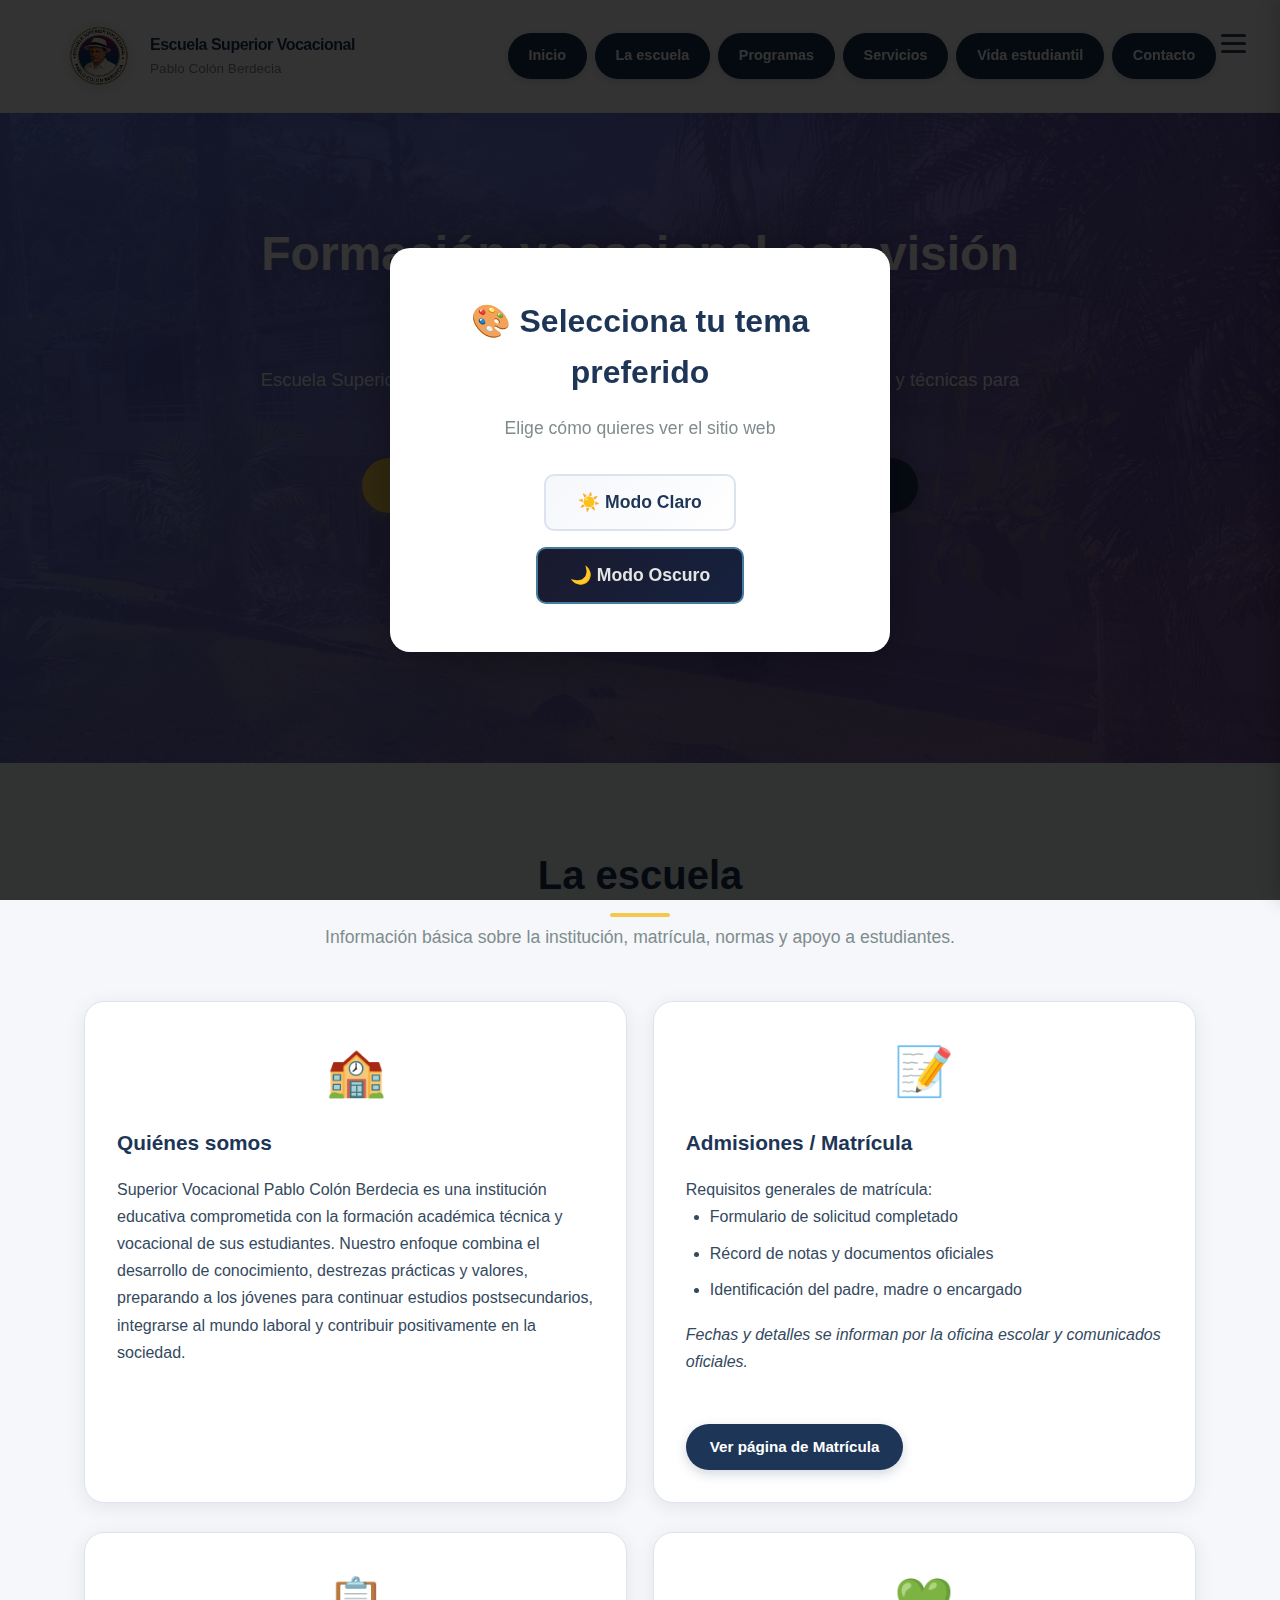
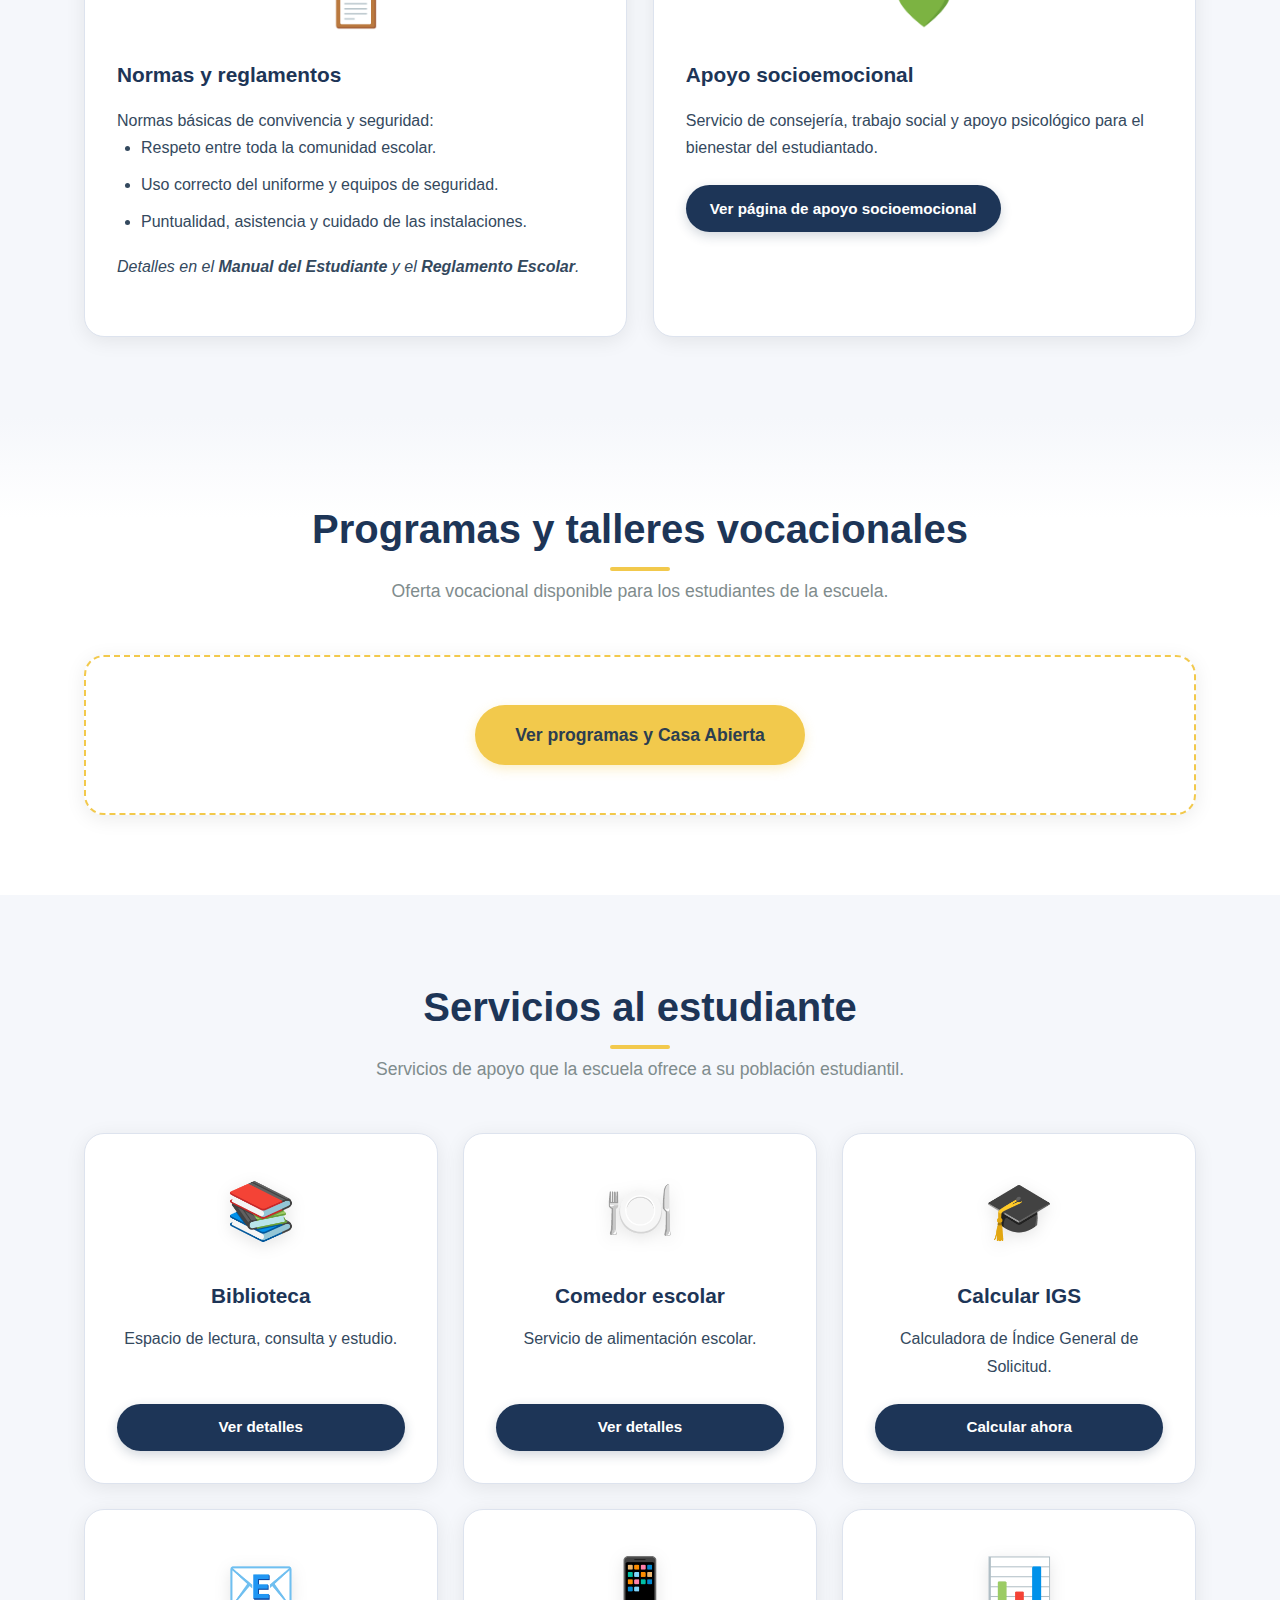
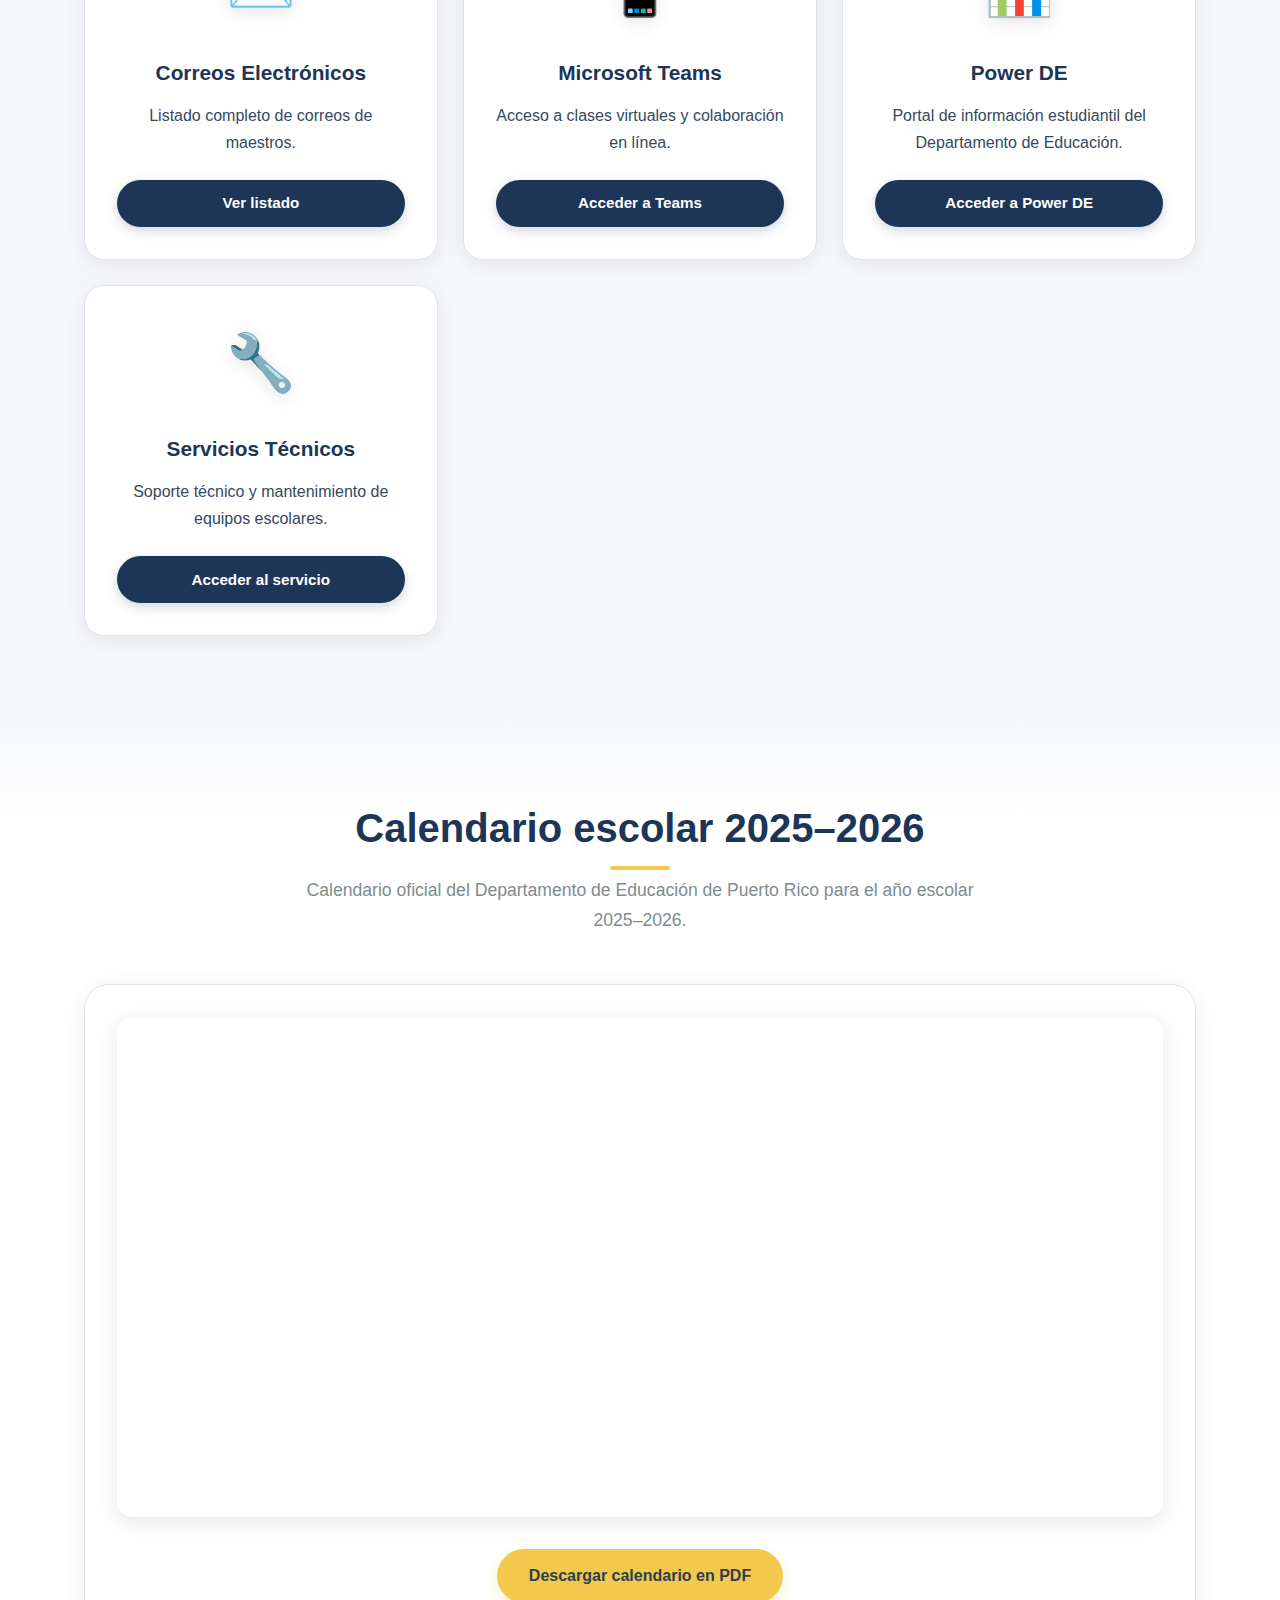
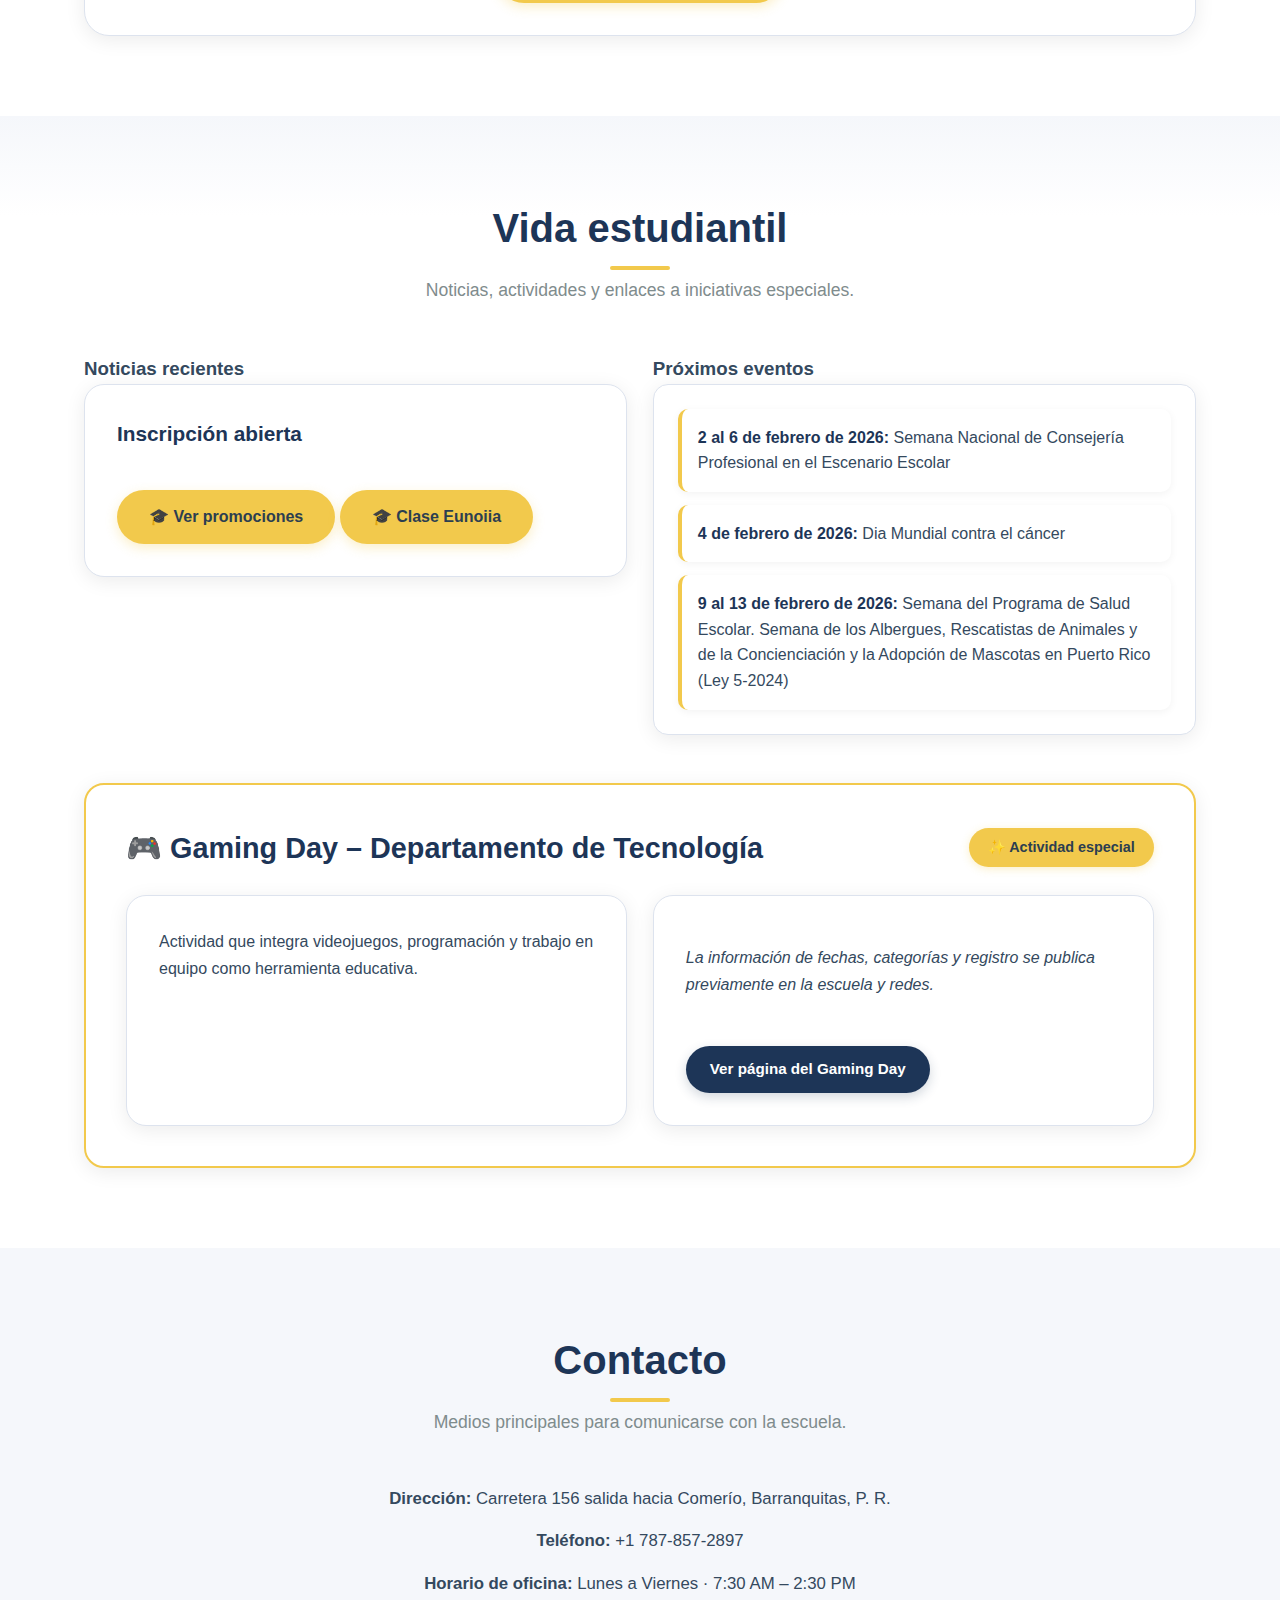
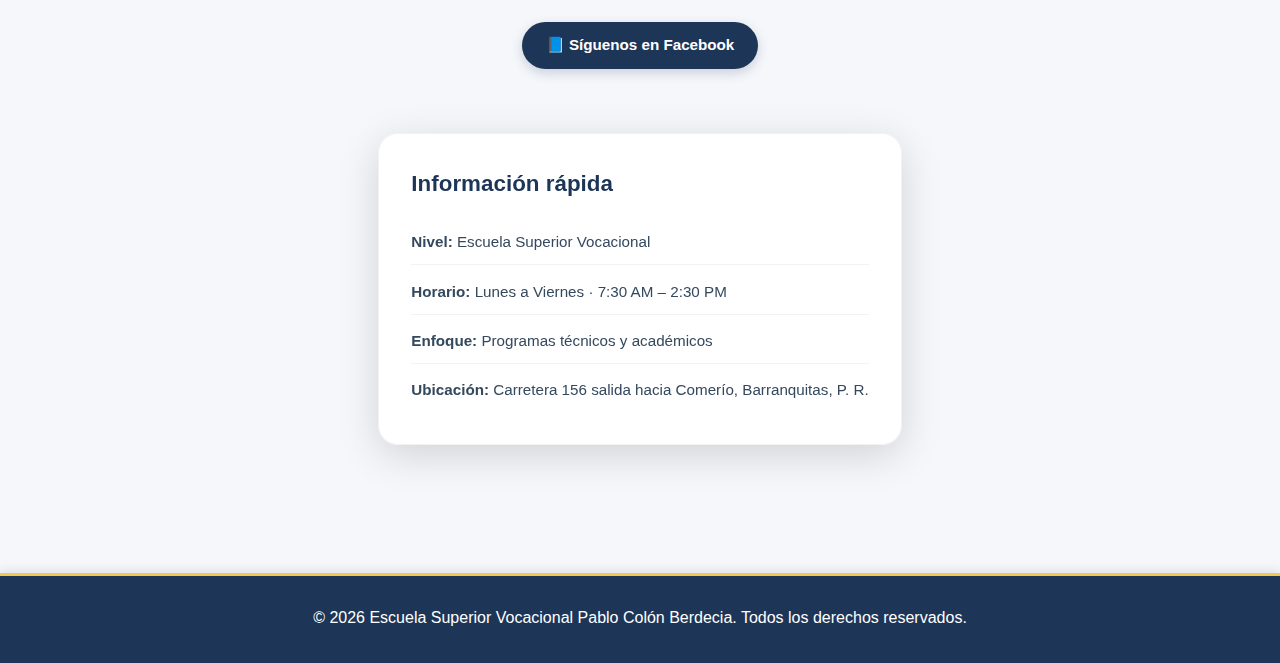
<file: index.html>
<!DOCTYPE html>
<html lang="es" id="htmlRoot">
<head>
  <meta charset="UTF-8">
  <meta name="viewport" content="width=device-width, initial-scale=1.0">
  <title>Escuela Superior Vocacional Pablo Colón Berdecia</title>
  <link rel="stylesheet" href="styles.css">
  <script src="translations.js"></script>
</head>
<body>
  <!-- Popup de selección de tema -->
  <div id="themePopup" class="theme-popup">
    <div class="theme-popup-content">
      <h2 data-translate="🎨 Selecciona tu tema preferido">🎨 Selecciona tu tema preferido</h2>
      <p data-translate="Elige cómo quieres ver el sitio web">Elige cómo quieres ver el sitio web</p>
      <div class="theme-buttons">
        <button class="theme-btn theme-btn-light" id="btnLightMode" data-translate="☀️ Modo Claro">
          ☀️ Modo Claro
        </button>
        <button class="theme-btn theme-btn-dark" id="btnDarkMode" data-translate="🌙 Modo Oscuro">
          🌙 Modo Oscuro
        </button>
      </div>
    </div>
  </div>

  <script>
    // Script inline para modo claro/oscuro y hamburger menu
    (function() {
      function hidePopup() {
        document.getElementById('themePopup').classList.add('hidden');
      }

      function setLightMode() {
        document.body.classList.remove('dark-mode');
        localStorage.setItem('theme', 'light');
        hidePopup();
      }

      function setDarkMode() {
        document.body.classList.add('dark-mode');
        localStorage.setItem('theme', 'dark');
        hidePopup();
      }

      function checkTheme() {
        const savedTheme = localStorage.getItem('theme');
        if (savedTheme === 'dark') {
          document.body.classList.add('dark-mode');
          hidePopup();
        } else if (savedTheme === 'light') {
          hidePopup();
        }
      }

      // Ejecutar inmediatamente
      checkTheme();

      // Agregar event listeners cuando el DOM esté listo
      document.addEventListener('DOMContentLoaded', function() {
        const btnLight = document.getElementById('btnLightMode');
        const btnDark = document.getElementById('btnDarkMode');

        if (btnLight) {
          btnLight.addEventListener('click', setLightMode);
        }
        if (btnDark) {
          btnDark.addEventListener('click', setDarkMode);
        }

        // Hamburger menu functionality
        const hamburgerBtn = document.getElementById('hamburgerBtn');
        const sidebarMenu = document.getElementById('sidebarMenu');
        const sidebarOverlay = document.getElementById('sidebarOverlay');
        const closeSidebar = document.getElementById('closeSidebar');
        const themeToggle = document.getElementById('themeToggle');
        const themeOptions = document.getElementById('themeOptions');
        const selectLightMode = document.getElementById('selectLightMode');
        const selectDarkMode = document.getElementById('selectDarkMode');
        const languageToggle = document.getElementById('languageToggle');
        const languageOptions = document.getElementById('languageOptions');
        const selectSpanish = document.getElementById('selectSpanish');
        const selectEnglish = document.getElementById('selectEnglish');

        // Abrir sidebar
        if (hamburgerBtn) {
          hamburgerBtn.addEventListener('click', function() {
            sidebarMenu.classList.add('active');
            sidebarOverlay.classList.add('active');
          });
        }

        // Cerrar sidebar
        function closeSidebarMenu() {
          sidebarMenu.classList.remove('active');
          sidebarOverlay.classList.remove('active');
          themeOptions.style.display = 'none';
          languageOptions.style.display = 'none';
        }

        if (closeSidebar) {
          closeSidebar.addEventListener('click', closeSidebarMenu);
        }

        if (sidebarOverlay) {
          sidebarOverlay.addEventListener('click', closeSidebarMenu);
        }

        // Toggle theme options
        if (themeToggle) {
          themeToggle.addEventListener('click', function() {
            if (themeOptions.style.display === 'none') {
              themeOptions.style.display = 'block';
            } else {
              themeOptions.style.display = 'none';
            }
          });
        }

        // Seleccionar modo claro desde sidebar
        if (selectLightMode) {
          selectLightMode.addEventListener('click', function() {
            setLightMode();
            closeSidebarMenu();
          });
        }

        // Seleccionar modo oscuro desde sidebar
        if (selectDarkMode) {
          selectDarkMode.addEventListener('click', function() {
            setDarkMode();
            closeSidebarMenu();
          });
        }

        // Toggle language options
        if (languageToggle) {
          languageToggle.addEventListener('click', function() {
            if (languageOptions.style.display === 'none') {
              languageOptions.style.display = 'block';
            } else {
              languageOptions.style.display = 'none';
            }
          });
        }

        // Seleccionar idioma español
        if (selectSpanish) {
          selectSpanish.addEventListener('click', function() {
            localStorage.setItem('language', 'es');
            document.getElementById('htmlRoot').setAttribute('lang', 'es');
            if (typeof translatePage === 'function') {
              translatePage('es');
            }
            closeSidebarMenu();
          });
        }

        // Seleccionar idioma inglés
        if (selectEnglish) {
          selectEnglish.addEventListener('click', function() {
            localStorage.setItem('language', 'en');
            document.getElementById('htmlRoot').setAttribute('lang', 'en');
            if (typeof translatePage === 'function') {
              translatePage('en');
            }
            closeSidebarMenu();
          });
        }
      });
    })();
  </script>

  <!-- HEADER -->
  <header class="site-header">
    <div class="container header-inner">
      <div class="logo-area">
        <img src="LOGO6.png" alt="Logo Escuela" class="logo-image">
        <div class="logo-text">
          <span class="logo-title" data-translate="Escuela Superior Vocacional">Escuela Superior Vocacional</span>
          <span class="logo-subtitle" data-translate="Pablo Colón Berdecia">Pablo Colón Berdecia</span>
        </div>
      </div>
      <div style="display: flex; align-items: center; gap: 1rem;">
        <nav class="main-nav">
          <ul>
            <li><a href="#inicio" data-translate="Inicio">Inicio</a></li>
            <li><a href="#escuela" data-translate="La escuela">La escuela</a></li>
            <li><a href="#programas" data-translate="Programas">Programas</a></li>
            <li><a href="#servicios" data-translate="Servicios">Servicios</a></li>
            <li><a href="#vida" data-translate="Vida estudiantil">Vida estudiantil</a></li>
            <li><a href="#contacto" data-translate="Contacto">Contacto</a></li>
          </ul>
        </nav>
        <button class="hamburger-menu" id="hamburgerBtn" aria-label="Abrir menú">
          <span></span>
          <span></span>
          <span></span>
        </button>
      </div>
    </div>
  </header>

  <!-- Menú lateral hamburguesa -->
  <div class="sidebar-menu" id="sidebarMenu">
    <div class="sidebar-header">
      <h3 data-translate="⚙️ Configuración">⚙️ Configuración</h3>
      <button class="sidebar-close" id="closeSidebar">&times;</button>
    </div>
    <div class="sidebar-content">
      <!-- Cambiar Tema -->
      <div class="sidebar-item" id="themeToggle">
        <span class="sidebar-icon">🎨</span>
        <span class="sidebar-text" data-translate="Cambiar Tema">Cambiar Tema</span>
        <span class="sidebar-arrow">›</span>
      </div>
      <div class="theme-options" id="themeOptions" style="display: none;">
        <button class="theme-option" id="selectLightMode" data-translate="Modo Claro">
          <span>☀️</span> Modo Claro
        </button>
        <button class="theme-option" id="selectDarkMode" data-translate="Modo Oscuro">
          <span>🌙</span> Modo Oscuro
        </button>
      </div>

      <!-- Cambiar Idioma -->
      <div class="sidebar-item" id="languageToggle">
        <span class="sidebar-icon">🌐</span>
        <span class="sidebar-text" data-translate="Cambiar Idioma">Cambiar Idioma</span>
        <span class="sidebar-arrow">›</span>
      </div>
      <div class="theme-options" id="languageOptions" style="display: none;">
        <button class="theme-option" id="selectSpanish" data-translate="Español">
          <span>🇵🇷</span> Español
        </button>
        <button class="theme-option" id="selectEnglish" data-translate="English">
          <span>🇺🇸</span> English
        </button>
      </div>
    </div>
  </div>

  <!-- Overlay para cerrar el menú -->
  <div class="sidebar-overlay" id="sidebarOverlay"></div>

  <!-- HERO / INICIO -->
  <section id="inicio" class="hero">
    <div class="container">
      <div class="hero-content-centered">
        <h1 data-translate="Formación vocacional con visión de futuro">Formación vocacional con visión de futuro</h1>
        <p data-translate="Escuela Superior Vocacional que prepara estudiantes con bases académicas y técnicas para continuar estudios o entrar al mundo laboral.">
          Escuela Superior Vocacional que prepara estudiantes con bases académicas y técnicas
          para continuar estudios o entrar al mundo laboral.
        </p>
        <div class="hero-actions">
          <a href="#programas" class="btn btn-primary" data-translate="🎓 Ver programas vocacionales">🎓 Ver programas vocacionales</a>
          <a href="#escuela" class="btn btn-secondary" data-translate="🏫 Conocer la escuela">🏫 Conocer la escuela</a>
        </div>
      </div>
    </div>
  </section>

  <!-- LA ESCUELA (Acerca, Admisiones, Normas, Apoyo) -->
  <section id="escuela" class="section">
    <div class="container">
      <div class="section-header">
        <h2 data-translate="La escuela">La escuela</h2>
        <p data-translate="Información básica sobre la institución, matrícula, normas y apoyo a estudiantes.">
          Información básica sobre la institución, matrícula, normas y apoyo a estudiantes.
        </p>
      </div>

      <div class="grid-2">
        <!-- Quiénes somos -->
        <article class="card">
          <div class="card-icon">🏫</div>
          <h3 data-translate="Quiénes somos">Quiénes somos</h3>
          <p data-translate="Superior Vocacional Pablo Colón Berdecia es una institución educativa comprometida con la formación académica técnica y vocacional de sus estudiantes. Nuestro enfoque combina el desarrollo de conocimiento, destrezas prácticas y valores, preparando a los jóvenes para continuar estudios postsecundarios, integrarse al mundo laboral y contribuir positivamente en la sociedad.S">
            Superior Vocacional Pablo Colón Berdecia es una institución educativa comprometida con la formación académica técnica y vocacional de sus estudiantes. Nuestro enfoque combina el desarrollo de conocimiento, destrezas prácticas y valores, preparando a los jóvenes para continuar estudios postsecundarios, integrarse al mundo laboral y contribuir positivamente en la sociedad.
          </p>
        </article>

        <!-- Admisiones -->
        <article class="card">
          <div class="card-icon">📝</div>
          <h3 data-translate="Admisiones / Matrícula">Admisiones / Matrícula</h3>
          <p data-translate="Requisitos generales de matrícula:">Requisitos generales de matrícula:</p>
          <ul>
            <li data-translate="Formulario de solicitud completado">Formulario de solicitud completado</li>
            <li data-translate="Récord de notas y documentos oficiales">Récord de notas y documentos oficiales</li>
            <li data-translate="Identificación del padre, madre o encargado">Identificación del padre, madre o encargado</li>
          </ul>
          <p class="note" data-translate="Fechas y detalles se informan por la oficina escolar y comunicados oficiales.">
            Fechas y detalles se informan por la oficina escolar y comunicados oficiales.
          </p>
          <a
            href="https://de.pr.gov/MATRICULA//"
            class="btn btn-secondary btn-small"
            target="_blank"
            rel="noopener"
            data-translate="Ver página de Matrícula"
          >
            Ver página de Matrícula
          </a>
        </article>
      </div>

      <div class="grid-2 section-gap">
        <!-- Normas -->
        <article class="card">
          <div class="card-icon">📋</div>
          <h3 data-translate="Normas y reglamentos">Normas y reglamentos</h3>
          <p data-translate="Normas básicas de convivencia y seguridad:">Normas básicas de convivencia y seguridad:</p>
          <ul>
            <li data-translate="Respeto entre toda la comunidad escolar.">Respeto entre toda la comunidad escolar.</li>
            <li data-translate="Uso correcto del uniforme y equipos de seguridad.">Uso correcto del uniforme y equipos de seguridad.</li>
            <li data-translate="Puntualidad, asistencia y cuidado de las instalaciones.">Puntualidad, asistencia y cuidado de las instalaciones.</li>
          </ul>
          <p class="note">
            <span data-translate="Detalles en el">Detalles en el</span> <strong data-translate="Manual del Estudiante">Manual del Estudiante</strong> <span data-translate="y el">y el</span> <strong data-translate="Reglamento Escolar">Reglamento Escolar</strong>.
          </p>
        </article>

        <!-- Apoyo socioemocional -->
        <article class="card">
          <div class="card-icon">💚</div>
          <h3 data-translate="Apoyo socioemocional">Apoyo socioemocional</h3>
          <p data-translate="Servicio de consejería, trabajo social y apoyo psicológico para el bienestar del estudiantado.">
            Servicio de consejería, trabajo social y apoyo psicológico para el bienestar del estudiantado.
          </p>
          <a
            href="https://hackerpcb1.github.io/Apoyo-Socioemocional-PCB/"
            class="btn btn-secondary btn-small"
            target="_blank"
            rel="noopener"
            data-translate="Ver página de apoyo socioemocional"
          >
            Ver página de apoyo socioemocional
          </a>
        </article>
      </div>
    </div>
  </section>

  <!-- PROGRAMAS VOCACIONALES (SOLO BOTÓN) -->
  <section id="programas" class="section section-alt">
    <div class="container">
      <div class="section-header">
        <h2 data-translate="Programas y talleres vocacionales">Programas y talleres vocacionales</h2>
        <p data-translate="Oferta vocacional disponible para los estudiantes de la escuela.">
          Oferta vocacional disponible para los estudiantes de la escuela.
        </p>
      </div>

      <div class="programs-cta">
        <a
          href="https://hackerpcb1.github.io/Casa-Abierta/"
          class="btn btn-primary"
          target="_blank"
          rel="noopener"
          data-translate="Ver programas y Casa Abierta"
        >
          Ver programas y Casa Abierta
        </a>
      </div>
    </div>
  </section>

  <!-- SERVICIOS AL ESTUDIANTE -->
  <section id="servicios" class="section">
    <div class="container">
      <div class="section-header">
        <h2 data-translate="Servicios al estudiante">Servicios al estudiante</h2>
        <p data-translate="Servicios de apoyo que la escuela ofrece a su población estudiantil.">
          Servicios de apoyo que la escuela ofrece a su población estudiantil.
        </p>
      </div>

      <div class="grid-3">
        <!-- Biblioteca -->
        <article class="card service-card">
          <div class="service-icon">📚</div>
          <h3 data-translate="Biblioteca">Biblioteca</h3>
          <p data-translate="Espacio de lectura, consulta y estudio.">Espacio de lectura, consulta y estudio.</p>
          <a href="biblioteca.html" class="btn btn-secondary btn-small" data-translate="Ver detalles">
            Ver detalles
          </a>
        </article>

        <!-- Comedor escolar -->
        <article class="card service-card">
          <div class="service-icon">🍽️</div>
          <h3 data-translate="Comedor escolar">Comedor escolar</h3>
          <p data-translate="Servicio de alimentación escolar.">Servicio de alimentación escolar.</p>
          <a href="comedor.html" class="btn btn-secondary btn-small" data-translate="Ver detalles">
            Ver detalles
          </a>
        </article>

        <!-- Calcular IGS -->
        <article class="card service-card">
          <div class="service-icon">🎓</div>
          <h3 data-translate="Calcular IGS">Calcular IGS</h3>
          <p data-translate="Calculadora de Índice General de Solicitud.">Calculadora de Índice General de Solicitud.</p>
          <a href="https://admisiones.upr.edu/calculadora-igs/" class="btn btn-secondary btn-small" target="_blank" rel="noopener" data-translate="Calcular ahora">
            Calcular ahora
          </a>
        </article>

        <!-- Correos Electrónicos de Maestros -->
        <article class="card service-card">
          <div class="service-icon">📧</div>
          <h3 data-translate="Correos Electrónicos">Correos Electrónicos</h3>
          <p data-translate="Listado completo de correos de maestros.">Listado completo de correos de maestros.</p>
          <a href="correos-maestros-tabla.html" class="btn btn-secondary btn-small" data-translate="Ver listado">
            Ver listado
          </a>
        </article>

        <!-- Microsoft Teams -->
        <article class="card service-card">
          <div class="service-icon">📱</div>
          <h3 data-translate="Microsoft Teams">Microsoft Teams</h3>
          <p data-translate="Acceso a clases virtuales y colaboración en línea.">Acceso a clases virtuales y colaboración en línea.</p>
          <a href="https://login.microsoftonline.com/common/oauth2/v2.0/authorize?client_id=5e3ce6c0-2b1f-4285-8d4b-75ee78787346&scope=openId%20profile%20openid%20offline_access&redirect_uri=https%3A%2F%2Fteams.microsoft.com%2Fv2&client-request-id=019be6e8-5a6c-7d37-b129-894db9c8d8ef&response_mode=fragment&response_type=code&x-client-SKU=msal.js.browser&x-client-VER=3.30.0&client_info=1&code_challenge=6ZqFlWHLh3RpNojFPjlqU4h9HyciQoVF24L_a1_WF4A&code_challenge_method=S256&nonce=019be6e8-5a6d-7bdb-9075-c5ce0aa099ac&state=eyJpZCI6IjAxOWJlNmU4LTVhNmMtNzY0OS1hNGRlLWQ4YTQ0MTU4OGMxYyIsIm1ldGEiOnsiaW50ZXJhY3Rpb25UeXBlIjoicmVkaXJlY3QifX0%3D%7Chttps%3A%2F%2Fteams.microsoft.com%2Fv2%2F%3Fculture%3Den-us%26country%3Dus%26enablemcasfort21%3Dtrue" class="btn btn-secondary btn-small" target="_blank" rel="noopener" data-translate="Acceder a Teams">
            Acceder a Teams
          </a>
        </article>

        <!-- Power DE -->
        <article class="card service-card">
          <div class="service-icon">📊</div>
          <h3 data-translate="Power DE">Power DE</h3>
          <p data-translate="Portal de información estudiantil del Departamento de Educación.">Portal de información estudiantil del Departamento de Educación.</p>
          <a href="https://informacionestudiantil.dde.pr/public/create_multi_student_account.html" class="btn btn-secondary btn-small" target="_blank" rel="noopener" data-translate="Acceder a Power DE">
            Acceder a Power DE
          </a>
        </article>



        <!-- Servicios Técnicos -->
        <article class="card service-card">
          <div class="service-icon">🔧</div>
          <h3 data-translate="Servicios Técnicos">Servicios Técnicos</h3>
          <p data-translate="Soporte técnico y mantenimiento de equipos escolares.">Soporte técnico y mantenimiento de equipos escolares.</p>
          <a href="https://hackerpcb1.github.io/Servicio-Tecnico/" class="btn btn-secondary btn-small" target="_blank" rel="noopener" data-translate="Acceder al servicio">
            Acceder al servicio
          </a>
        </article>
      </div>
    </div>
  </section>

  <!-- CALENDARIO ESCOLAR -->
  <section id="calendario-escolar" class="section section-alt">
    <div class="container">
      <div class="section-header">
        <h2 data-translate="Calendario escolar 2025–2026">Calendario escolar 2025–2026</h2>
        <p data-translate="Calendario oficial del Departamento de Educación de Puerto Rico para el año escolar 2025–2026.">
          Calendario oficial del Departamento de Educación de Puerto Rico para el año escolar 2025–2026.
        </p>
      </div>

      <div class="calendar-wrapper">
        <iframe
          src="https://de.pr.gov/wp-content/uploads/2025/06/Calendario-Escolar-2025-2026-1.pdf"
          title="Calendario Escolar 2025-2026"
        ></iframe>

        <div class="calendar-actions">
          <a
            class="btn btn-primary"
            href="https://de.pr.gov/wp-content/uploads/2025/06/Calendario-Escolar-2025-2026-1.pdf"
            target="_blank"
            rel="noopener"
            data-translate="Descargar calendario en PDF"
          >
            Descargar calendario en PDF
          </a>
        </div>
      </div>
    </div>
  </section>

  <!-- VIDA ESTUDIANTIL (Noticias, Eventos, Gaming Day, Redes) -->
  <section id="vida" class="section section-alt">
    <div class="container">
      <div class="section-header">
        <h2 data-translate="Vida estudiantil">Vida estudiantil</h2>
        <p data-translate="Noticias, actividades y enlaces a iniciativas especiales.">
          Noticias, actividades y enlaces a iniciativas especiales.
        </p>
      </div>

      <div class="grid-2">
        <div>
          <h3 data-translate="Noticias recientes">Noticias recientes</h3>
          <article class="card">
            <h4 data-translate="Inscripción abierta">Inscripción abierta</h4>
            <a href="promociones.html" class="btn btn-primary" data-translate="🎓 Ver promociones">🎓 Ver promociones</a>
            <a href="https://www.instagram.com/clase.eunoiia/" class="btn btn-primary" target="_blank" data-translate="🎓 Clase Eunoiia">🎓 Clase Eunoiia</a>
          </article>
        </div>

        <div>
          <h3 data-translate="Próximos eventos">Próximos eventos</h3>
          <ul class="event-list">
            <li><strong data-translate="2 al 6 de septiembre 2026">2 al 6 de febrero de 2026:</strong> <span data-translate="Semana Nacional de Consejería Profesional en el Escenario Escolar">Semana Nacional de Consejería Profesional en el Escenario Escolar</span></li>
            <li><strong data-translate="4 de febrero de 2026:">4 de febrero de 2026:</strong> <span data-translate="Dia Mundial contra el cáncer">Dia Mundial contra el cáncer</span></li>
            <li><strong data-translate="9 al 13 de febrero de 2026:">9 al 13 de febrero de 2026:</strong> <span data-translate="Semana del Programa de Salud Escolar. Semana de los Albergues, Rescatistas de Animales y de la Concienciación y la Adopción de Mascotas en Puerto Rico (Ley 5-2024)">Semana del Programa de Salud Escolar. Semana de los Albergues, Rescatistas de Animales y de la Concienciación y la Adopción de Mascotas en Puerto Rico (Ley 5-2024)</span></li>
          </ul>
        </div>
      </div>

      <div class="gaming-block">
        <div class="gaming-header">
          <h3 data-translate="🎮 Gaming Day – Departamento de Tecnología">🎮 Gaming Day – Departamento de Tecnología</h3>
          <span class="tag-gaming" data-translate="✨ Actividad especial">✨ Actividad especial</span>
        </div>
        <div class="grid-2">
          <article class="card">
            <p data-translate="Actividad que integra videojuegos, programación y trabajo en equipo como herramienta educativa.">
              Actividad que integra videojuegos, programación y trabajo en equipo como herramienta educativa.
            </p>
          </article>
          <article class="card">
            <p class="note" data-translate="La información de fechas, categorías y registro se publica previamente en la escuela y redes.">
              La información de fechas, categorías y registro se publica previamente en la escuela y redes.
            </p>
            <a
              href="https://hackerpcb3-byte.github.io/Gaming_Day_4/"
              class="btn btn-secondary btn-small"
              target="_blank"
              rel="noopener"
              data-translate="Ver página del Gaming Day"
            >
              Ver página del Gaming Day
            </a>
          </article>
        </div>
      </div>


    </div>
  </section>

  <!-- CONTACTO -->
  <section id="contacto" class="section">
    <div class="container">
      <div class="section-header">
        <h2 data-translate="Contacto">Contacto</h2>
        <p data-translate="Medios principales para comunicarse con la escuela.">
          Medios principales para comunicarse con la escuela.
        </p>
      </div>

      <div class="contact-centered">
        <div class="contact-info">
          <p>
            <strong data-translate="Dirección:">Dirección:</strong>
            <span data-translate="Carretera 156 salida hacia Comerío, Barranquitas, P. R.">Carretera 156 salida hacia Comerío, Barranquitas, P. R.</span>
          </p>
          <p><strong data-translate="Teléfono:">Teléfono:</strong> +1 787-857-2897</p>

          <p><strong data-translate="Horario de oficina:">Horario de oficina:</strong> <span data-translate="Lunes a Viernes · 7:30 AM – 2:30 PM">Lunes a Viernes · 7:30 AM – 2:30 PM</span></p>

          <div style="margin-top: 1.5rem; text-align: center;">
            <a
              href="https://www.facebook.com/p/Escuela-Superior-Vocacional-Pablo-Col%C3%B3n-Berdecia-100057389681928/?locale=es_LA"
              class="btn btn-secondary btn-small"
              target="_blank"
              rel="noopener"
              style="display: inline-flex; align-items: center; gap: 0.5rem;"
              data-translate="📘 Síguenos en Facebook"
            >
              📘 Síguenos en Facebook
            </a>
          </div>
        </div>

        <div class="hero-card">
          <h2 data-translate="Información rápida">Información rápida</h2>
          <ul>
            <li><strong data-translate="Nivel:">Nivel:</strong> <span data-translate="Escuela Superior Vocacional">Escuela Superior Vocacional</span></li>
            <li><strong data-translate="Horario:">Horario:</strong> <span data-translate="Lunes a Viernes · 7:30 AM – 2:30 PM">Lunes a Viernes · 7:30 AM – 2:30 PM</span></li>
            <li><strong data-translate="Enfoque:">Enfoque:</strong> <span data-translate="Programas técnicos y académicos">Programas técnicos y académicos</span></li>
            <li>
              <strong data-translate="Ubicación:">Ubicación:</strong> <span data-translate="Carretera 156 salida hacia Comerío, Barranquitas, P. R.">Carretera 156 salida hacia Comerío, Barranquitas, P. R.</span>
            </li>
          </ul>
        </div>
      </div>
    </div>
  </section>

  <!-- FOOTER -->
  <footer class="site-footer">
    <div class="container">
      <p data-translate="© 2026 Escuela Superior Vocacional Pablo Colón Berdecia. Todos los derechos reservados.">&copy; 2026 Escuela Superior Vocacional Pablo Colón Berdecia. Todos los derechos reservados.</p>
    </div>
  </footer>

  <script>
    // Menu hamburguesa
    const menuToggle = document.querySelector('.menu-toggle');
    const mainNav = document.querySelector('.main-nav');
    const navLinks = document.querySelectorAll('.main-nav a');

    menuToggle.addEventListener('click', () => {
      menuToggle.classList.toggle('active');
      mainNav.classList.toggle('active');
    });

    // Cerrar menú al hacer click en un enlace
    navLinks.forEach(link => {
      link.addEventListener('click', () => {
        menuToggle.classList.remove('active');
        mainNav.classList.remove('active');
      });
    });

    // Cerrar menú al hacer click fuera
    document.addEventListener('click', (e) => {
      if (!mainNav.contains(e.target) && !menuToggle.contains(e.target)) {
        menuToggle.classList.remove('active');
        mainNav.classList.remove('active');
      }
    });

    // Header scroll effect
    const header = document.querySelector('.site-header');
    let lastScroll = 0;

    window.addEventListener('scroll', () => {
      const currentScroll = window.pageYOffset;

      if (currentScroll > 50) {
        header.classList.add('scrolled');
      } else {
        header.classList.remove('scrolled');
      }

      lastScroll = currentScroll;
    });

    // Animación de elementos al hacer scroll
    const observerOptions = {
      threshold: 0.1,
      rootMargin: '0px 0px -50px 0px'
    };

    const observer = new IntersectionObserver((entries) => {
      entries.forEach(entry => {
        if (entry.isIntersecting) {
          entry.target.style.opacity = '1';
          entry.target.style.transform = 'translateY(0)';
        }
      });
    }, observerOptions);

    // Observar tarjetas y secciones
    document.querySelectorAll('.card, .service-card, .resource-card, .social-card').forEach(el => {
      el.style.opacity = '0';
      el.style.transform = 'translateY(30px)';
      el.style.transition = 'opacity 0.6s ease, transform 0.6s ease';
      observer.observe(el);
    });

    // Efecto parallax suave en el hero
    let lastScrollY = 0;
    let ticking = false;

    function updateParallax() {
      const scrolled = window.pageYOffset;
      const hero = document.querySelector('.hero');

      if (hero && scrolled < hero.offsetHeight * 1.5) {
        // Parallax en el background - movimiento más suave
        hero.style.backgroundPositionY = `${scrolled * 0.3}px`;
      }

      ticking = false;
    }

    window.addEventListener('scroll', () => {
      lastScrollY = window.pageYOffset;

      if (!ticking) {
        window.requestAnimationFrame(updateParallax);
        ticking = true;
      }
    });

    // Smooth scroll para navegación
    document.querySelectorAll('a[href^="#"]').forEach(anchor => {
      anchor.addEventListener('click', function (e) {
        e.preventDefault();
        const target = document.querySelector(this.getAttribute('href'));
        if (target) {
          target.scrollIntoView({
            behavior: 'smooth',
            block: 'start'
          });
        }
      });
    });
  </script>
  <script src="script.js"></script>
</body>
</html>
</file>
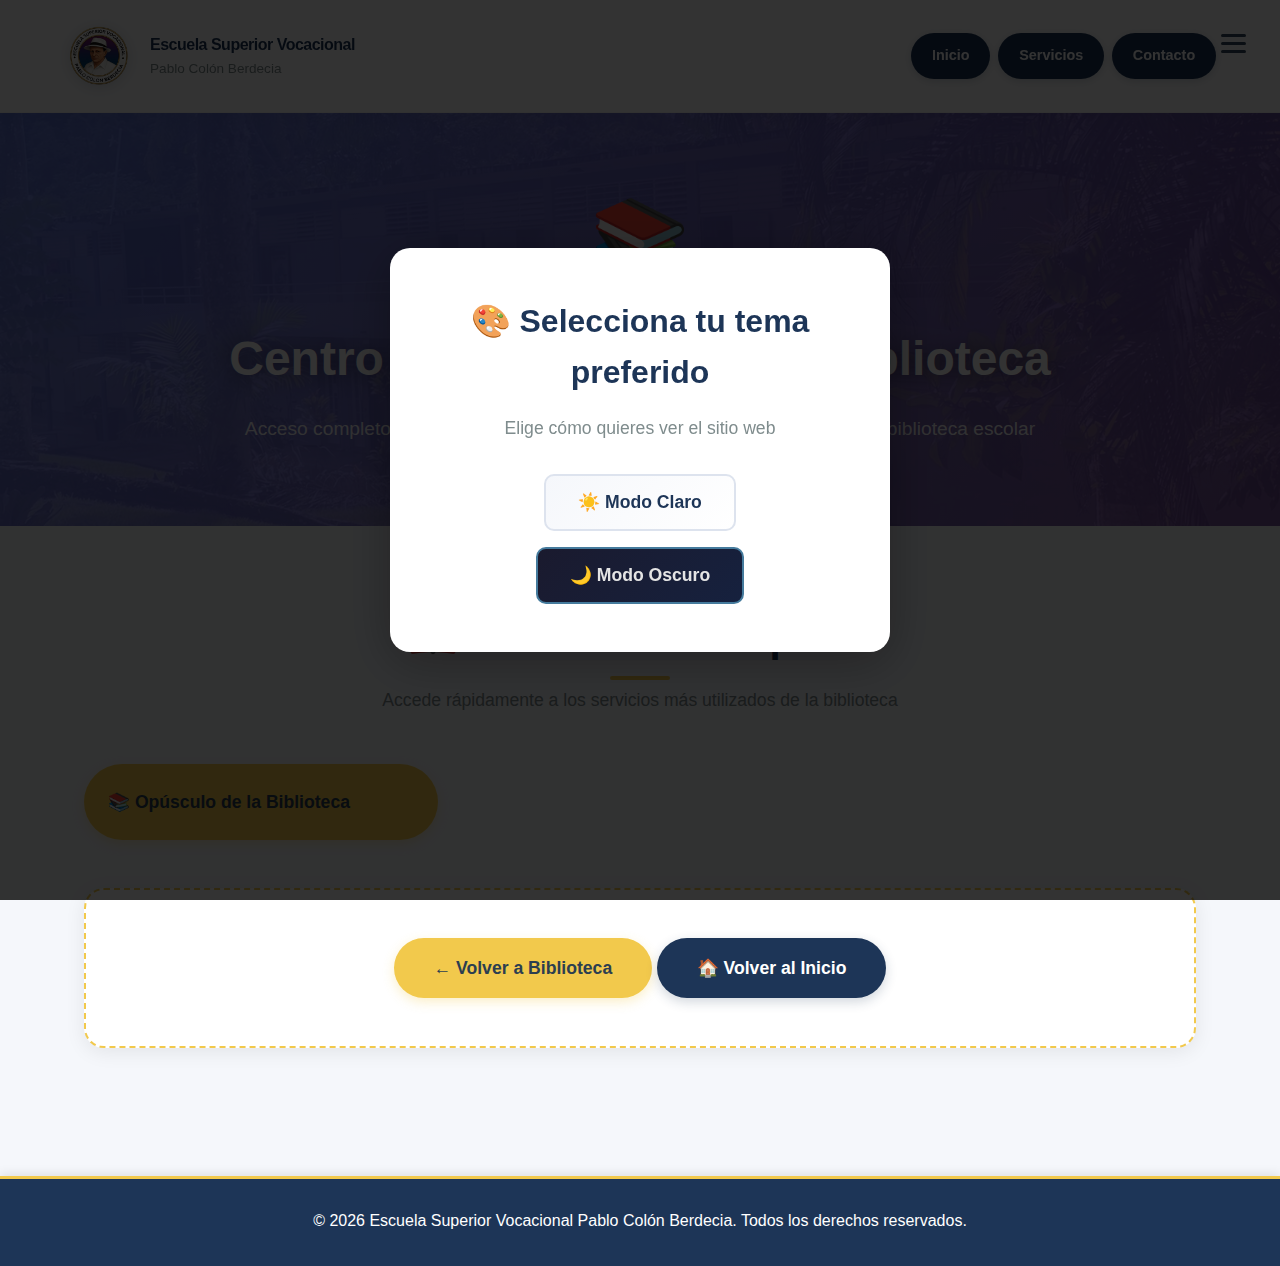
<file: bibliotecaCentroRecursos.html>
<!DOCTYPE html>
<html lang="es" id="htmlRoot">
<head>
  <meta charset="UTF-8">
  <meta name="viewport" content="width=device-width, initial-scale=1.0">
  <title>Centro de Recursos – Biblioteca Escolar</title>
  <link rel="stylesheet" href="styles.css">
  <script src="translations.js"></script>
</head>
<body>
  <!-- Popup de selección de tema -->
  <div id="themePopup" class="theme-popup">
    <div class="theme-popup-content">
      <h2 data-translate="🎨 Selecciona tu tema preferido">🎨 Selecciona tu tema preferido</h2>
      <p data-translate="Elige cómo quieres ver el sitio web">Elige cómo quieres ver el sitio web</p>
      <div class="theme-buttons">
        <button class="theme-btn theme-btn-light" id="btnLightMode" data-translate="☀️ Modo Claro">
          ☀️ Modo Claro
        </button>
        <button class="theme-btn theme-btn-dark" id="btnDarkMode" data-translate="🌙 Modo Oscuro">
          🌙 Modo Oscuro
        </button>
      </div>
    </div>
  </div>

  <script>
    // Script inline para modo claro/oscuro
    (function() {
      function hidePopup() {
        document.getElementById('themePopup').classList.add('hidden');
      }

      function setLightMode() {
        document.body.classList.remove('dark-mode');
        localStorage.setItem('theme', 'light');
        hidePopup();
      }

      function setDarkMode() {
        document.body.classList.add('dark-mode');
        localStorage.setItem('theme', 'dark');
        hidePopup();
      }

      function checkTheme() {
        const savedTheme = localStorage.getItem('theme');
        if (savedTheme === 'dark') {
          document.body.classList.add('dark-mode');
          hidePopup();
        } else if (savedTheme === 'light') {
          hidePopup();
        }
      }

      // Ejecutar inmediatamente
      checkTheme();

      // Agregar event listeners cuando el DOM esté listo
      document.addEventListener('DOMContentLoaded', function() {
        const btnLight = document.getElementById('btnLightMode');
        const btnDark = document.getElementById('btnDarkMode');

        if (btnLight) {
          btnLight.addEventListener('click', setLightMode);
        }
        if (btnDark) {
          btnDark.addEventListener('click', setDarkMode);
        }
      });
    })();
  </script>

  <header class="site-header">
    <div class="container header-inner">
      <div class="logo-area">
        <img src="LOGO6.png" alt="Logo Escuela" class="logo-image">
        <div class="logo-text">
          <span class="logo-title" data-translate="Escuela Superior Vocacional">Escuela Superior Vocacional</span>
          <span class="logo-subtitle">Pablo Colón Berdecia</span>
        </div>
      </div>

      <!-- Hamburger Menu Button -->
      <button class="hamburger-menu" id="hamburgerBtn" aria-label="Menu">
        <span></span>
        <span></span>
        <span></span>
      </button>

      <button class="menu-toggle" aria-label="Toggle menu">
        <span></span>
        <span></span>
        <span></span>
      </button>
      <nav class="main-nav">
        <ul>
          <li><a href="index.html#inicio" data-translate="Inicio">Inicio</a></li>
          <li><a href="index.html#servicios" data-translate="Servicios">Servicios</a></li>
          <li><a href="index.html#contacto" data-translate="Contacto">Contacto</a></li>
        </ul>
      </nav>
    </div>
  </header>

  <!-- Hero -->
  <section class="hero" style="min-height: 350px; padding: 4rem 0;">
    <div class="container">
      <div class="section-header" style="margin-bottom: 0;">
        <div style="font-size: 5rem; margin-bottom: 1rem;">📚</div>
        <h1 style="color: #ffffff; font-size: 3rem; text-shadow: 0 2px 20px rgba(0,0,0,0.5);" data-translate="Centro de Recursos de la Biblioteca">Centro de Recursos de la Biblioteca</h1>
        <p style="color: rgba(255,255,255,0.95); font-size: 1.2rem; max-width: 800px; margin: 1rem auto;" data-translate="Acceso completo a todos los recursos, servicios y herramientas de nuestra biblioteca escolar">
          Acceso completo a todos los recursos, servicios y herramientas de nuestra biblioteca escolar
        </p>
      </div>
    </div>
  </section>

  <!-- Contenido principal -->
  <section class="section">
    <div class="container">
      <!-- Servicios Principales -->
      <div class="section-header">
        <h2 data-translate="📖 Servicios Principales">📖 Servicios Principales</h2>
        <p data-translate="Accede rápidamente a los servicios más utilizados de la biblioteca">Accede rápidamente a los servicios más utilizados de la biblioteca</p>
      </div>

      <div class="grid-3" style="margin-bottom: 3rem;">
        <a href="pdfs/Opusculo biblioteca.pdf" class="btn btn-primary" style="padding: 1.5rem; font-size: 1.1rem;" target="_blank" rel="noopener" data-translate="📚 Opúsculo de la Biblioteca">
          📚 Opúsculo de la Biblioteca
        </a>
      </div>

      <!-- Botón de regreso -->
      <div class="programs-cta">
        <a href="biblioteca.html" class="btn btn-primary" data-translate="← Volver a Biblioteca">
          ← Volver a Biblioteca
        </a>
        <a href="index.html" class="btn btn-secondary" data-translate="🏠 Volver al Inicio">
          🏠 Volver al Inicio
        </a>
      </div>
    </div>
  </section>

  <!-- Footer -->
  <footer class="site-footer">
    <p data-translate="© 2026 Escuela Superior Vocacional Pablo Colón Berdecia. Todos los derechos reservados.">
      &copy; 2026 Escuela Superior Vocacional Pablo Colón Berdecia. Todos los derechos reservados.
    </p>
  </footer>

  <script src="script.js"></script>
</body>
</html>
</file>
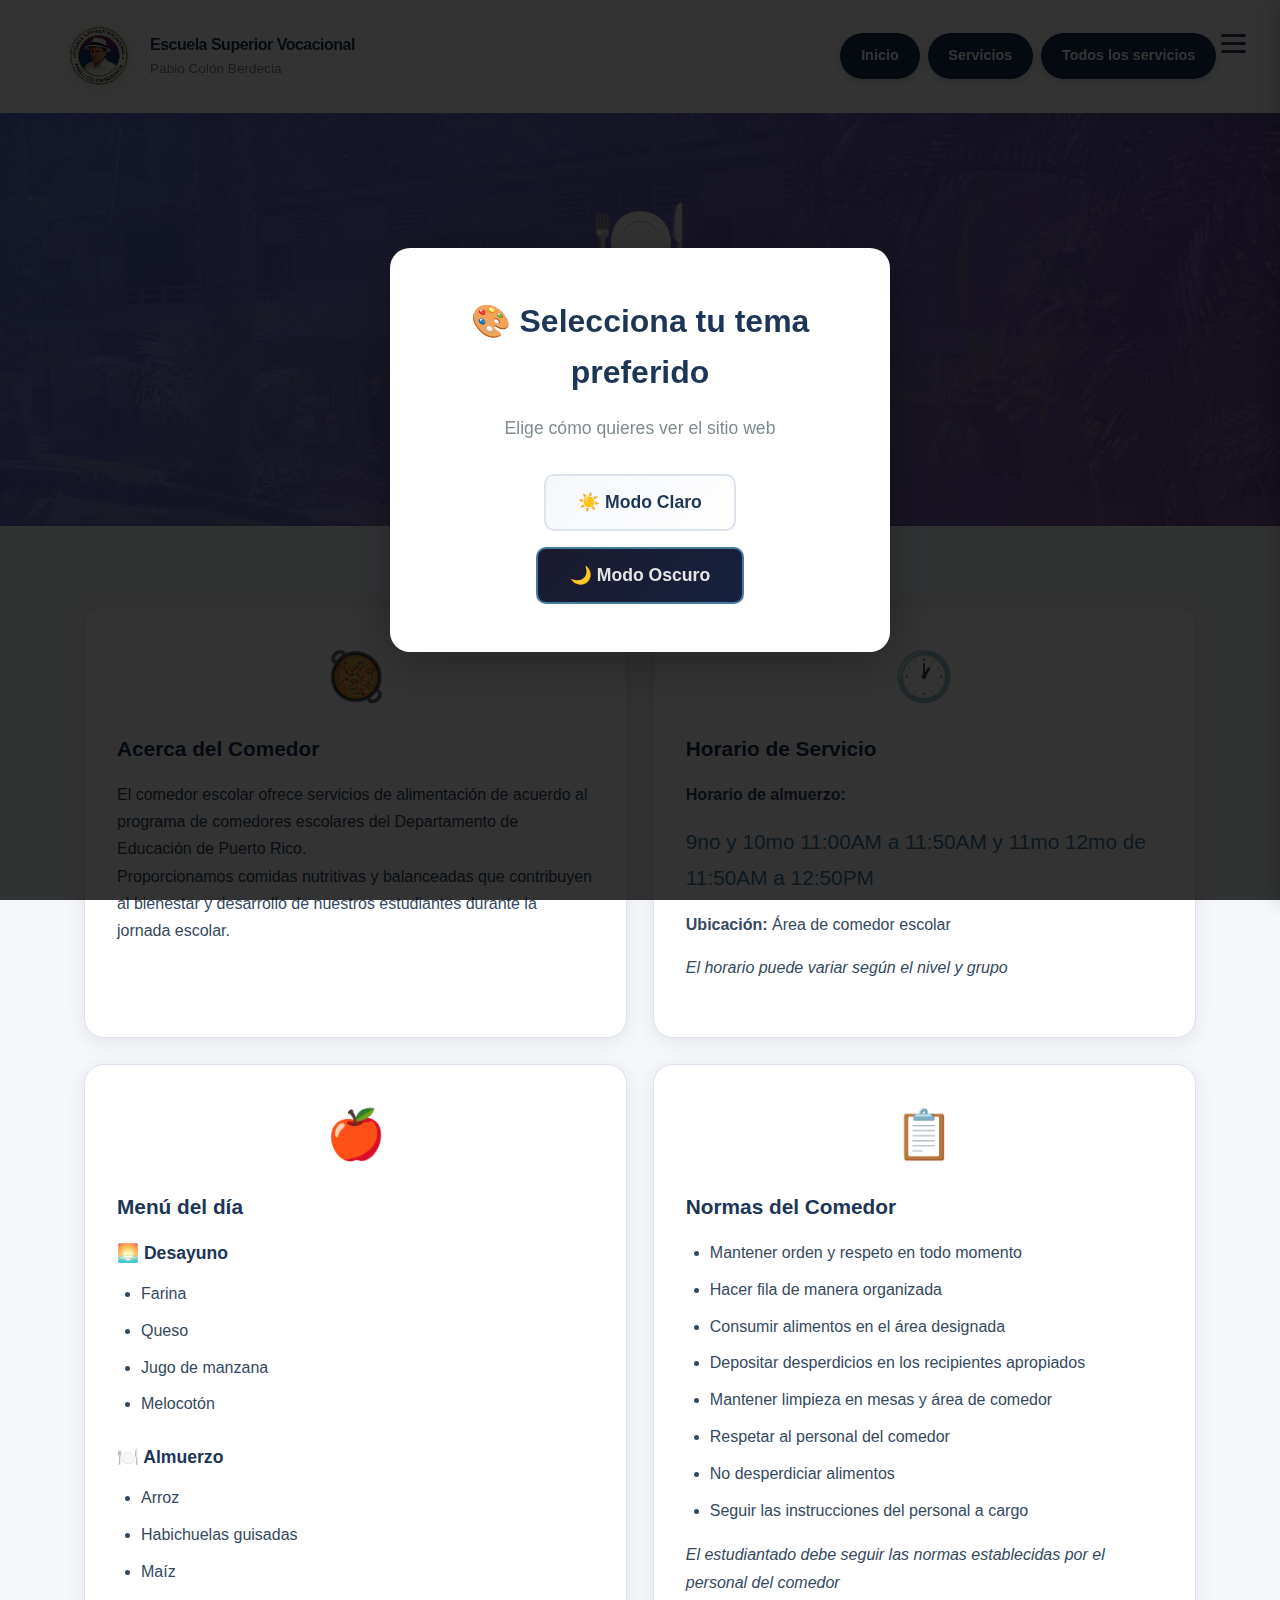
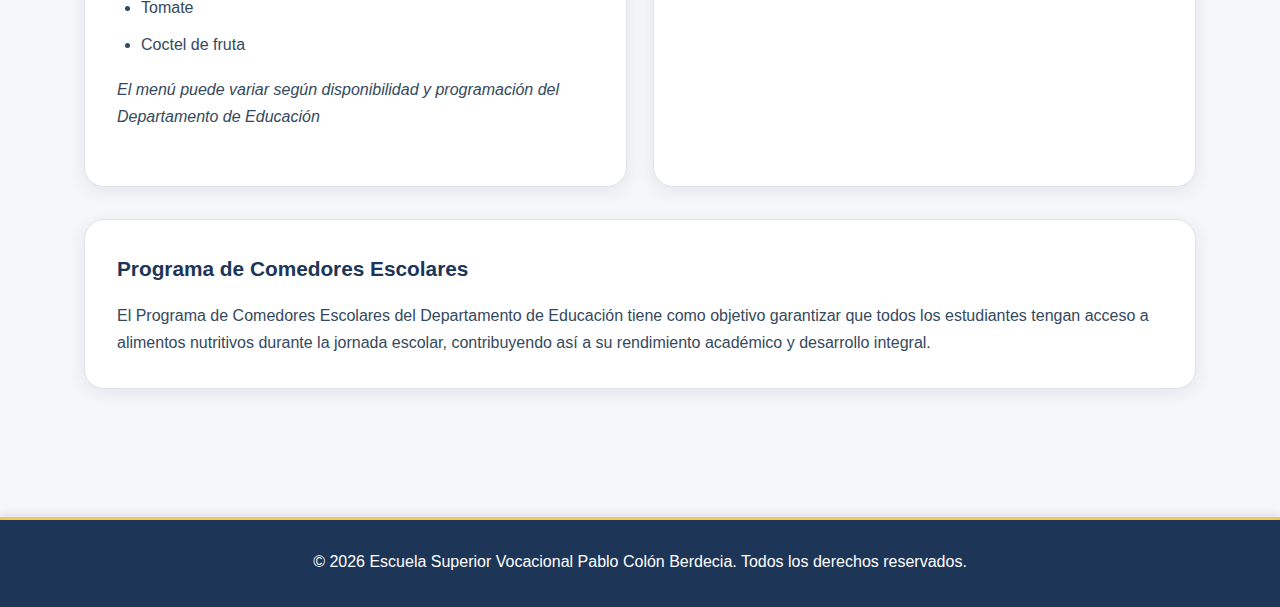
<file: comedor.html>
<!DOCTYPE html>
<html lang="es" id="htmlRoot">
<head>
  <meta charset="UTF-8">
  <meta name="viewport" content="width=device-width, initial-scale=1.0">
  <title>Comedor Escolar – Escuela Superior Vocacional Pablo Colón Berdecia</title>
  <link rel="stylesheet" href="styles.css">
  <script src="translations.js"></script>
</head>
<body>
  <!-- Popup de selección de tema -->
  <div id="themePopup" class="theme-popup">
    <div class="theme-popup-content">
      <h2 data-translate="🎨 Selecciona tu tema preferido">🎨 Selecciona tu tema preferido</h2>
      <p data-translate="Elige cómo quieres ver el sitio web">Elige cómo quieres ver el sitio web</p>
      <div class="theme-buttons">
        <button class="theme-btn theme-btn-light" id="btnLightMode" data-translate="☀️ Modo Claro">
          ☀️ Modo Claro
        </button>
        <button class="theme-btn theme-btn-dark" id="btnDarkMode" data-translate="🌙 Modo Oscuro">
          🌙 Modo Oscuro
        </button>
      </div>
    </div>
  </div>

  <script>
    // Script inline para modo claro/oscuro
    (function() {
      function hidePopup() {
        document.getElementById('themePopup').classList.add('hidden');
      }

      function setLightMode() {
        document.body.classList.remove('dark-mode');
        localStorage.setItem('theme', 'light');
        hidePopup();
      }

      function setDarkMode() {
        document.body.classList.add('dark-mode');
        localStorage.setItem('theme', 'dark');
        hidePopup();
      }

      function checkTheme() {
        const savedTheme = localStorage.getItem('theme');
        if (savedTheme === 'dark') {
          document.body.classList.add('dark-mode');
          hidePopup();
        } else if (savedTheme === 'light') {
          hidePopup();
        }
      }

      // Ejecutar inmediatamente
      checkTheme();

      // Agregar event listeners cuando el DOM esté listo
      document.addEventListener('DOMContentLoaded', function() {
        const btnLight = document.getElementById('btnLightMode');
        const btnDark = document.getElementById('btnDarkMode');

        if (btnLight) {
          btnLight.addEventListener('click', setLightMode);
        }
        if (btnDark) {
          btnDark.addEventListener('click', setDarkMode);
        }
      });
    })();
  </script>

  <header class="site-header">
    <div class="container header-inner">
      <div class="logo-area">
        <img src="LOGO6.png" alt="Logo Escuela" class="logo-image">
        <div class="logo-text">
          <span class="logo-title" data-translate="Escuela Superior Vocacional">Escuela Superior Vocacional</span>
          <span class="logo-subtitle">Pablo Colón Berdecia</span>
        </div>
      </div>

      <!-- Hamburger Menu Button -->
      <button class="hamburger-menu" id="hamburgerBtn" aria-label="Menu">
        <span></span>
        <span></span>
        <span></span>
      </button>

      <button class="menu-toggle" aria-label="Toggle menu">
        <span></span>
        <span></span>
        <span></span>
      </button>
      <nav class="main-nav">
        <ul>
          <li><a href="index.html#inicio" data-translate="Inicio">Inicio</a></li>
          <li><a href="index.html#servicios" data-translate="Servicios">Servicios</a></li>
          <li><a href="index2.html" data-translate="Todos los servicios">Todos los servicios</a></li>
        </ul>
      </nav>
    </div>
  </header>

  <!-- Sidebar Menu -->
  <div class="sidebar-overlay" id="sidebarOverlay"></div>
  <div class="sidebar-menu" id="sidebarMenu">
    <div class="sidebar-header">
      <h3 data-translate="⚙️ Configuración">⚙️ Configuración</h3>
    </div>
    <div class="sidebar-content">
      <!-- Theme Toggle -->
      <div class="sidebar-option" id="themeToggle">
        <span data-translate="🎨 Cambiar Tema">🎨 Cambiar Tema</span>
      </div>
      <div class="theme-options" id="themeOptions">
        <div class="theme-option" id="selectLightTheme">
          <span data-translate="☀️ Modo Claro">☀️ Modo Claro</span>
        </div>
        <div class="theme-option" id="selectDarkTheme">
          <span data-translate="🌙 Modo Oscuro">🌙 Modo Oscuro</span>
        </div>
      </div>

      <!-- Language Toggle -->
      <div class="sidebar-option" id="languageToggle">
        <span data-translate="🌐 Cambiar Idioma">🌐 Cambiar Idioma</span>
      </div>
      <div class="language-options" id="languageOptions">
        <div class="language-option" id="selectSpanish">
          <span>🇵🇷 Español</span>
        </div>
        <div class="language-option" id="selectEnglish">
          <span>🇺🇸 English</span>
        </div>
      </div>
    </div>
  </div>

  <script>
    // Hamburger menu functionality
    (function() {
      const hamburgerBtn = document.getElementById('hamburgerBtn');
      const sidebarMenu = document.getElementById('sidebarMenu');
      const sidebarOverlay = document.getElementById('sidebarOverlay');
      const themeToggle = document.getElementById('themeToggle');
      const themeOptions = document.getElementById('themeOptions');
      const languageToggle = document.getElementById('languageToggle');
      const languageOptions = document.getElementById('languageOptions');
      const selectLightTheme = document.getElementById('selectLightTheme');
      const selectDarkTheme = document.getElementById('selectDarkTheme');
      const selectSpanish = document.getElementById('selectSpanish');
      const selectEnglish = document.getElementById('selectEnglish');

      function openSidebarMenu() {
        sidebarMenu.classList.add('active');
        sidebarOverlay.classList.add('active');
      }

      function closeSidebarMenu() {
        sidebarMenu.classList.remove('active');
        sidebarOverlay.classList.remove('active');
        themeOptions.classList.remove('active');
        languageOptions.classList.remove('active');
      }

      if (hamburgerBtn) {
        hamburgerBtn.addEventListener('click', openSidebarMenu);
      }

      if (sidebarOverlay) {
        sidebarOverlay.addEventListener('click', closeSidebarMenu);
      }

      // Theme toggle
      if (themeToggle) {
        themeToggle.addEventListener('click', function() {
          themeOptions.classList.toggle('active');
          languageOptions.classList.remove('active');
        });
      }

      // Language toggle
      if (languageToggle) {
        languageToggle.addEventListener('click', function() {
          languageOptions.classList.toggle('active');
          themeOptions.classList.remove('active');
        });
      }

      // Select Light Theme
      if (selectLightTheme) {
        selectLightTheme.addEventListener('click', function() {
          document.body.classList.remove('dark-mode');
          localStorage.setItem('theme', 'light');
          closeSidebarMenu();
        });
      }

      // Select Dark Theme
      if (selectDarkTheme) {
        selectDarkTheme.addEventListener('click', function() {
          document.body.classList.add('dark-mode');
          localStorage.setItem('theme', 'dark');
          closeSidebarMenu();
        });
      }

      // Seleccionar idioma español
      if (selectSpanish) {
        selectSpanish.addEventListener('click', function() {
          localStorage.setItem('language', 'es');
          document.getElementById('htmlRoot').setAttribute('lang', 'es');
          if (typeof translatePage === 'function') {
            translatePage('es');
          }
          closeSidebarMenu();
        });
      }

      // Seleccionar idioma inglés
      if (selectEnglish) {
        selectEnglish.addEventListener('click', function() {
          localStorage.setItem('language', 'en');
          document.getElementById('htmlRoot').setAttribute('lang', 'en');
          if (typeof translatePage === 'function') {
            translatePage('en');
          }
          closeSidebarMenu();
        });
      }
    })();
  </script>

  <!-- Hero -->
  <section class="hero" style="min-height: 350px; padding: 4rem 0;">
    <div class="container">
      <div class="section-header" style="margin-bottom: 0;">
        <div style="font-size: 5rem; margin-bottom: 1rem;">🍽️</div>
        <h1 style="color: #ffffff; font-size: 3rem; text-shadow: 0 2px 20px rgba(0,0,0,0.5);" data-translate="Comedor Escolar">Comedor Escolar</h1>
        <p style="color: rgba(255,255,255,0.95); font-size: 1.2rem; max-width: 800px; margin: 1rem auto;" data-translate="Servicio de alimentación escolar para nuestros estudiantes">
          Servicio de alimentación escolar para nuestros estudiantes
        </p>
      </div>
    </div>
  </section>

  <!-- Contenido principal -->
  <section class="section">
    <div class="container">
      <div class="grid-2">
        <!-- Información general -->
        <article class="card">
          <div class="card-icon">🥘</div>
          <h3 data-translate="Acerca del Comedor">Acerca del Comedor</h3>
          <p data-translate="El comedor escolar ofrece servicios de alimentación de acuerdo al programa de comedores escolares del Departamento de Educación de Puerto Rico.">
            El comedor escolar ofrece servicios de alimentación de acuerdo al programa de
            comedores escolares del Departamento de Educación de Puerto Rico.
          </p>
          <p data-translate="Proporcionamos comidas nutritivas y balanceadas que contribuyen al bienestar y desarrollo de nuestros estudiantes durante la jornada escolar.">
            Proporcionamos comidas nutritivas y balanceadas que contribuyen al bienestar
            y desarrollo de nuestros estudiantes durante la jornada escolar.
          </p>
        </article>

        <!-- Horario -->
        <article class="card">
          <div class="card-icon">🕐</div>
          <h3 data-translate="Horario de Servicio">Horario de Servicio</h3>
          <p><strong data-translate="Horario de almuerzo:">Horario de almuerzo:</strong></p>
          <p style="font-size: 1.3rem; color: var(--primary-light); margin: 1rem 0;" data-translate="9no y 10mo 11:00AM a 11:50AM y 11mo 12mo de 11:50AM a 12:50PM">9no y 10mo 11:00AM a 11:50AM y 11mo 12mo de 11:50AM a 12:50PM</p>
          <p><strong data-translate="Ubicación:">Ubicación:</strong> <span data-translate="Área de comedor escolar">Área de comedor escolar</span></p>
          <p class="note" data-translate="El horario puede variar según el nivel y grupo">
            El horario puede variar según el nivel y grupo
          </p>
        </article>

        <!-- Menú y nutrición -->
        <article class="card">
          <div class="card-icon">🍎</div>
          <h3 data-translate="Menú del día">Menú del día</h3>

          <div style="margin-bottom: 1.5rem;">
            <h4 style="color: var(--primary); margin-bottom: 0.8rem; font-size: 1.1rem;" data-translate="🌅 Desayuno">🌅 Desayuno</h4>
            <ul>
              <li data-translate="Farina">Farina</li>
              <li data-translate="Queso">Queso</li>
              <li data-translate="Jugo de manzana">Jugo de manzana</li>
              <li data-translate="Melocotón">Melocotón</li>
            </ul>
          </div>

          <div>
            <h4 style="color: var(--primary); margin-bottom: 0.8rem; font-size: 1.1rem;" data-translate="🍽️ Almuerzo">🍽️ Almuerzo</h4>
            <ul>
              <li data-translate="Arroz">Arroz</li>
              <li data-translate="Habichuelas guisadas">Habichuelas guisadas</li>
              <li data-translate="Maíz">Maíz</li>
              <li data-translate="Tomate">Tomate</li>
              <li data-translate="Coctel de fruta">Coctel de fruta</li>
            </ul>
          </div>

          <p class="note" style="margin-top: 1rem;" data-translate="El menú puede variar según disponibilidad y programación del Departamento de Educación">
            El menú puede variar según disponibilidad y programación del Departamento de Educación
          </p>
        </article>

        <!-- Normas del comedor -->
        <article class="card">
          <div class="card-icon">📋</div>
          <h3 data-translate="Normas del Comedor">Normas del Comedor</h3>
          <ul>
            <li data-translate="Mantener orden y respeto en todo momento">Mantener orden y respeto en todo momento</li>
            <li data-translate="Hacer fila de manera organizada">Hacer fila de manera organizada</li>
            <li data-translate="Consumir alimentos en el área designada">Consumir alimentos en el área designada</li>
            <li data-translate="Depositar desperdicios en los recipientes apropiados">Depositar desperdicios en los recipientes apropiados</li>
            <li data-translate="Mantener limpieza en mesas y área de comedor">Mantener limpieza en mesas y área de comedor</li>
            <li data-translate="Respetar al personal del comedor">Respetar al personal del comedor</li>
            <li data-translate="No desperdiciar alimentos">No desperdiciar alimentos</li>
            <li data-translate="Seguir las instrucciones del personal a cargo">Seguir las instrucciones del personal a cargo</li>
          </ul>
          <p class="note" data-translate="El estudiantado debe seguir las normas establecidas por el personal del comedor">
            El estudiantado debe seguir las normas establecidas por el personal del comedor
          </p>
        </article>
      </div>

      <!-- Información adicional -->
      <div class="card" style="margin-top: 2rem;">
        <h3 data-translate="Programa de Comedores Escolares">Programa de Comedores Escolares</h3>
        <p data-translate="El Programa de Comedores Escolares del Departamento de Educación tiene como objetivo garantizar que todos los estudiantes tengan acceso a alimentos nutritivos durante la jornada escolar, contribuyendo así a su rendimiento académico y desarrollo integral.">
          El Programa de Comedores Escolares del Departamento de Educación tiene como objetivo
          garantizar que todos los estudiantes tengan acceso a alimentos nutritivos durante
          la jornada escolar, contribuyendo así a su rendimiento académico y desarrollo integral.
        </p>
      </div>

     
  </section>

  <!-- Footer -->
  <footer class="site-footer">
    <div class="container">
      <p data-translate="© 2026 Escuela Superior Vocacional Pablo Colón Berdecia. Todos los derechos reservados.">&copy; 2026 Escuela Superior Vocacional Pablo Colón Berdecia. Todos los derechos reservados.</p>
    </div>
  </footer>

  <script src="script.js"></script>
</body>
</html>
</file>
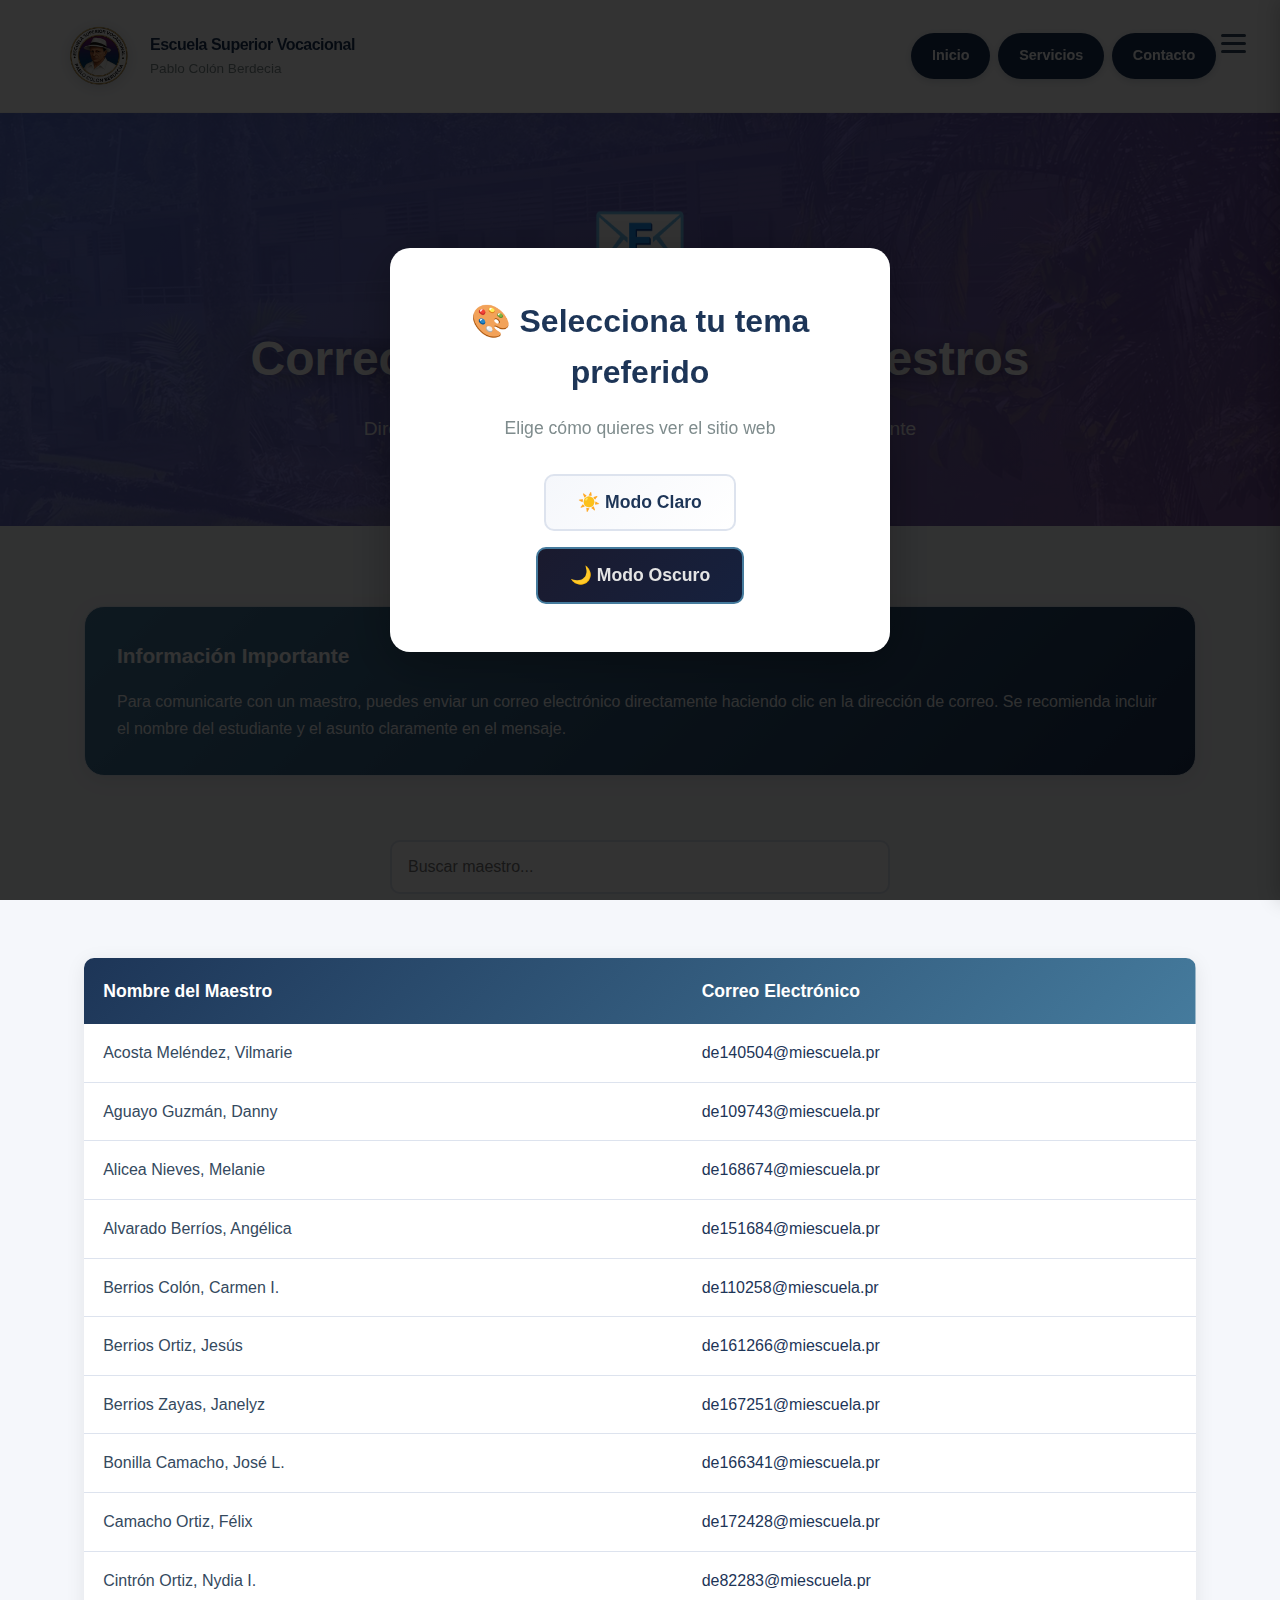
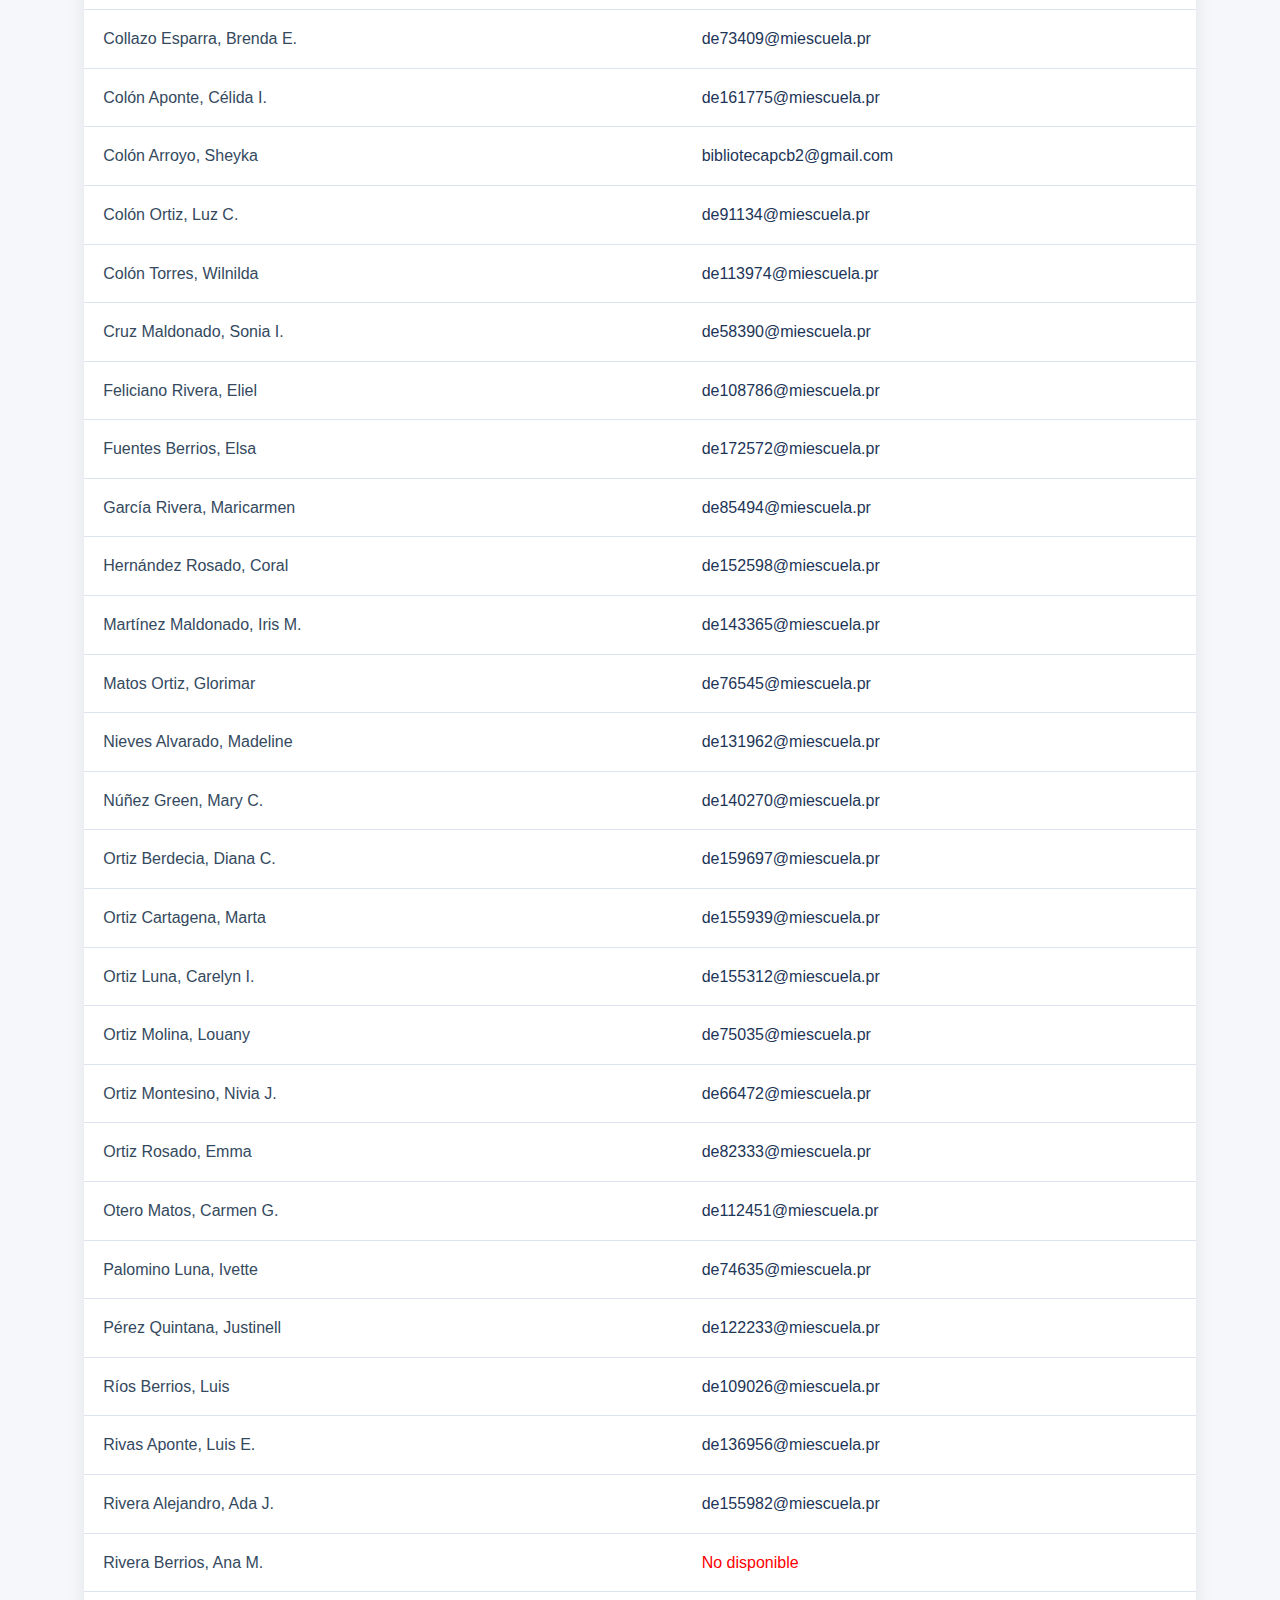
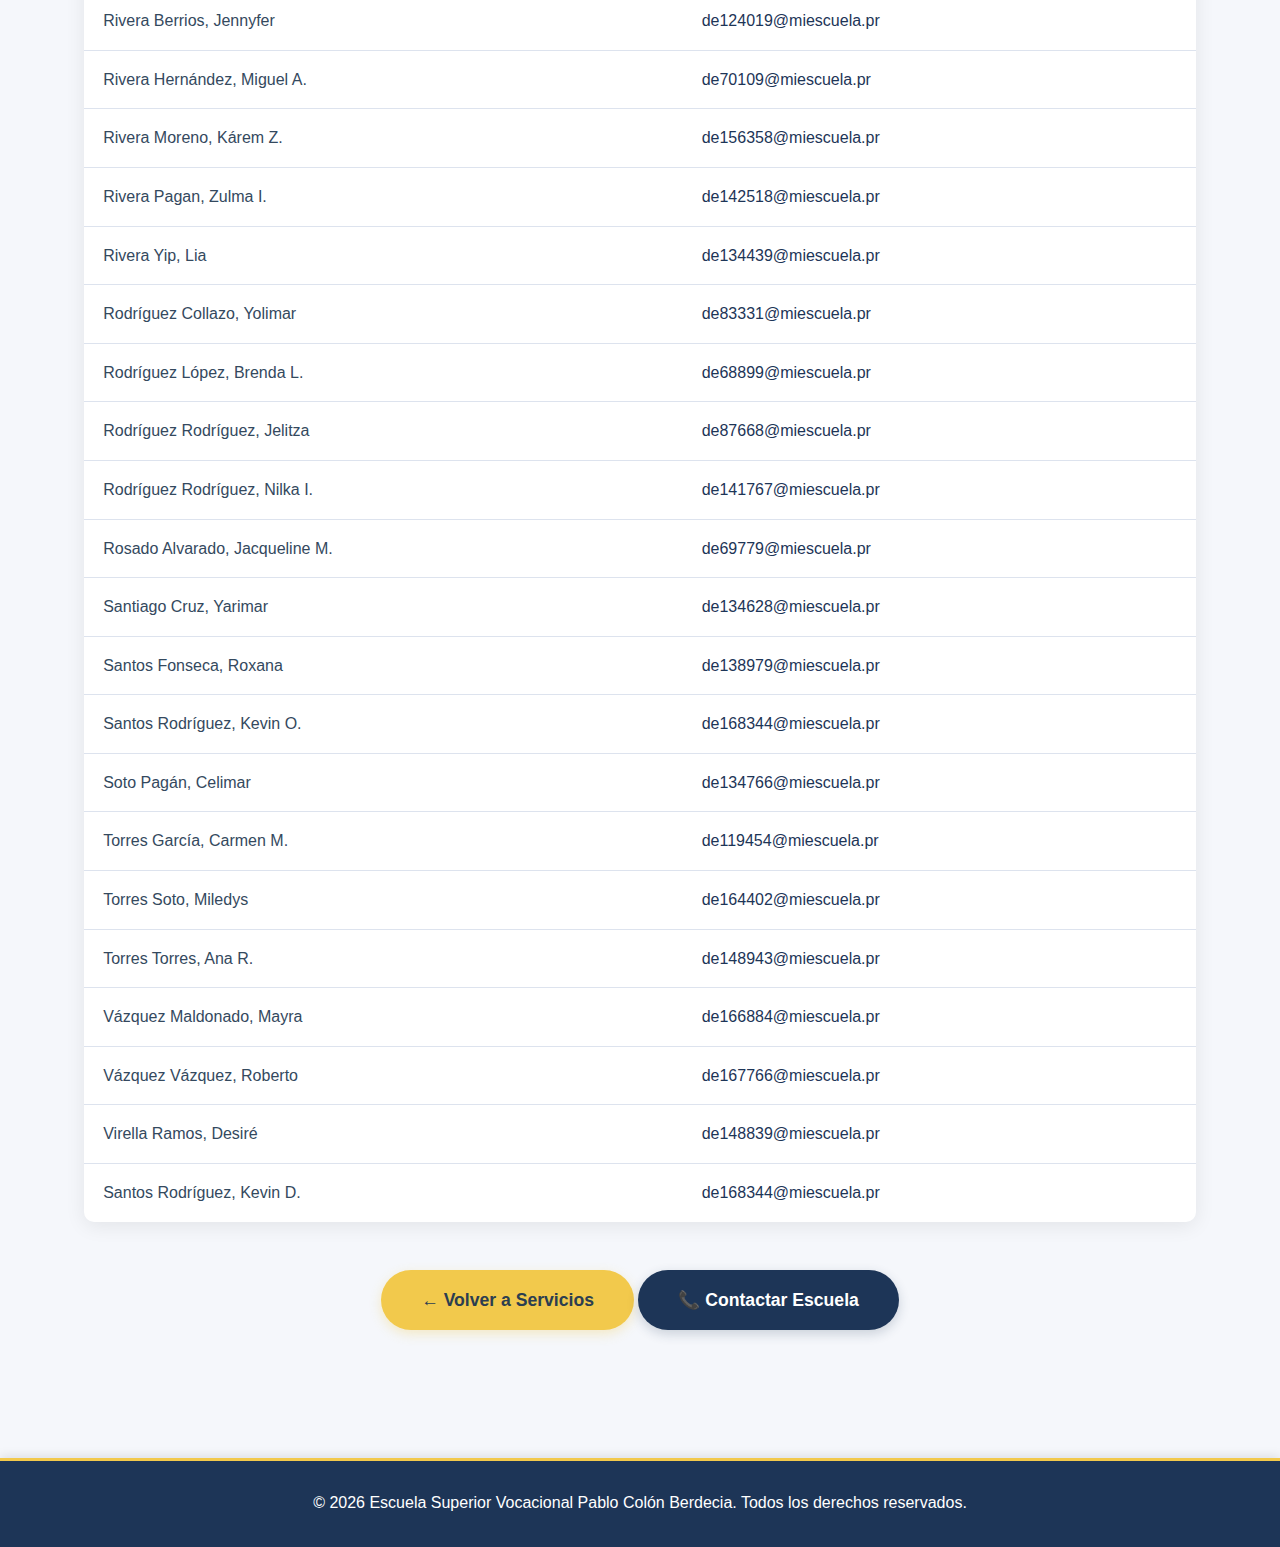
<file: correos-maestros-tabla.html>
<!DOCTYPE html>
<html lang="es" id="htmlRoot">
<head>
  <meta charset="UTF-8">
  <meta name="viewport" content="width=device-width, initial-scale=1.0">
  <title>Correos Electrónicos de Maestros – Escuela Superior Vocacional Pablo Colón Berdecia</title>
  <link rel="stylesheet" href="styles.css">
  <script src="translations.js"></script>
  <style>
    .email-table {
      width: 100%;
      border-collapse: collapse;
      margin: 2rem 0;
      background: white;
      box-shadow: 0 4px 20px rgba(0, 0, 0, 0.08);
      border-radius: 10px;
      overflow: hidden;
    }
    
    .email-table thead {
      background: linear-gradient(135deg, var(--primary), var(--primary-light));
      color: white;
    }
    
    .email-table th {
      padding: 1.2rem;
      text-align: left;
      font-weight: 600;
      font-size: 1.1rem;
    }
    
    .email-table td {
      padding: 1rem 1.2rem;
      border-bottom: 1px solid var(--border-soft);
    }
    
    .email-table tbody tr:hover {
      background-color: #f8f9fa;
    }
    
    .email-table tbody tr:last-child td {
      border-bottom: none;
    }
    
    .email-link {
      color: var(--primary);
      text-decoration: none;
      transition: color 0.3s ease;
    }
    
    .email-link:hover {
      color: var(--primary-light);
      text-decoration: underline;
    }
    
    .search-box {
      width: 100%;
      max-width: 500px;
      padding: 1rem;
      margin: 2rem auto;
      border: 2px solid var(--border-soft);
      border-radius: 10px;
      font-size: 1rem;
      transition: border-color 0.3s ease;
    }
    
    .search-box:focus {
      outline: none;
      border-color: var(--primary);
    }
    
    @media (max-width: 768px) {
      .email-table {
        font-size: 0.9rem;
      }

      .email-table th,
      .email-table td {
        padding: 0.8rem;
      }
    }

    /* Modo oscuro para la tabla */
    body.dark-mode .email-table {
      background: var(--bg-alt);
    }

    body.dark-mode .email-table tbody tr:hover {
      background-color: rgba(69, 123, 157, 0.1);
    }
  </style>
</head>
<body>
  <!-- Popup de selección de tema -->
  <div id="themePopup" class="theme-popup">
    <div class="theme-popup-content">
      <h2 data-translate="🎨 Selecciona tu tema preferido">🎨 Selecciona tu tema preferido</h2>
      <p data-translate="Elige cómo quieres ver el sitio web">Elige cómo quieres ver el sitio web</p>
      <div class="theme-buttons">
        <button class="theme-btn theme-btn-light" id="btnLightMode" data-translate="☀️ Modo Claro">
          ☀️ Modo Claro
        </button>
        <button class="theme-btn theme-btn-dark" id="btnDarkMode" data-translate="🌙 Modo Oscuro">
          🌙 Modo Oscuro
        </button>
      </div>
    </div>
  </div>

  <script>
    // Script inline para modo claro/oscuro
    (function() {
      function hidePopup() {
        document.getElementById('themePopup').classList.add('hidden');
      }

      function setLightMode() {
        document.body.classList.remove('dark-mode');
        localStorage.setItem('theme', 'light');
        hidePopup();
      }

      function setDarkMode() {
        document.body.classList.add('dark-mode');
        localStorage.setItem('theme', 'dark');
        hidePopup();
      }

      function checkTheme() {
        const savedTheme = localStorage.getItem('theme');
        if (savedTheme === 'dark') {
          document.body.classList.add('dark-mode');
          hidePopup();
        } else if (savedTheme === 'light') {
          hidePopup();
        }
      }

      // Ejecutar inmediatamente
      checkTheme();

      // Agregar event listeners cuando el DOM esté listo
      document.addEventListener('DOMContentLoaded', function() {
        const btnLight = document.getElementById('btnLightMode');
        const btnDark = document.getElementById('btnDarkMode');

        if (btnLight) {
          btnLight.addEventListener('click', setLightMode);
        }
        if (btnDark) {
          btnDark.addEventListener('click', setDarkMode);
        }
      });
    })();
  </script>

  <header class="site-header">
    <div class="container header-inner">
      <div class="logo-area">
        <img src="LOGO6.png" alt="Logo Escuela" class="logo-image">
        <div class="logo-text">
          <span class="logo-title" data-translate="Escuela Superior Vocacional">Escuela Superior Vocacional</span>
          <span class="logo-subtitle">Pablo Colón Berdecia</span>
        </div>
      </div>

      <!-- Hamburger Menu Button -->
      <button class="hamburger-menu" id="hamburgerBtn" aria-label="Menu">
        <span></span>
        <span></span>
        <span></span>
      </button>

      <button class="menu-toggle" aria-label="Toggle menu">
        <span></span>
        <span></span>
        <span></span>
      </button>
      <nav class="main-nav">
        <ul>
          <li><a href="index.html#inicio" data-translate="Inicio">Inicio</a></li>
          <li><a href="index.html#servicios" data-translate="Servicios">Servicios</a></li>
          <li><a href="index.html#contacto" data-translate="Contacto">Contacto</a></li>
        </ul>
      </nav>
    </div>
  </header>

  <!-- Sidebar Menu -->
  <div class="sidebar-overlay" id="sidebarOverlay"></div>
  <div class="sidebar-menu" id="sidebarMenu">
    <div class="sidebar-header">
      <h3 data-translate="⚙️ Configuración">⚙️ Configuración</h3>
    </div>
    <div class="sidebar-content">
      <!-- Theme Toggle -->
      <div class="sidebar-option" id="themeToggle">
        <span data-translate="🎨 Cambiar Tema">🎨 Cambiar Tema</span>
      </div>
      <div class="theme-options" id="themeOptions">
        <div class="theme-option" id="selectLightTheme">
          <span data-translate="☀️ Modo Claro">☀️ Modo Claro</span>
        </div>
        <div class="theme-option" id="selectDarkTheme">
          <span data-translate="🌙 Modo Oscuro">🌙 Modo Oscuro</span>
        </div>
      </div>

      <!-- Language Toggle -->
      <div class="sidebar-option" id="languageToggle">
        <span data-translate="🌐 Cambiar Idioma">🌐 Cambiar Idioma</span>
      </div>
      <div class="language-options" id="languageOptions">
        <div class="language-option" id="selectSpanish">
          <span>🇵🇷 Español</span>
        </div>
        <div class="language-option" id="selectEnglish">
          <span>🇺🇸 English</span>
        </div>
      </div>
    </div>
  </div>

  <script>
    // Hamburger menu functionality
    (function() {
      const hamburgerBtn = document.getElementById('hamburgerBtn');
      const sidebarMenu = document.getElementById('sidebarMenu');
      const sidebarOverlay = document.getElementById('sidebarOverlay');
      const themeToggle = document.getElementById('themeToggle');
      const themeOptions = document.getElementById('themeOptions');
      const languageToggle = document.getElementById('languageToggle');
      const languageOptions = document.getElementById('languageOptions');
      const selectLightTheme = document.getElementById('selectLightTheme');
      const selectDarkTheme = document.getElementById('selectDarkTheme');
      const selectSpanish = document.getElementById('selectSpanish');
      const selectEnglish = document.getElementById('selectEnglish');

      function openSidebarMenu() {
        sidebarMenu.classList.add('active');
        sidebarOverlay.classList.add('active');
      }

      function closeSidebarMenu() {
        sidebarMenu.classList.remove('active');
        sidebarOverlay.classList.remove('active');
        themeOptions.classList.remove('active');
        languageOptions.classList.remove('active');
      }

      if (hamburgerBtn) {
        hamburgerBtn.addEventListener('click', openSidebarMenu);
      }

      if (sidebarOverlay) {
        sidebarOverlay.addEventListener('click', closeSidebarMenu);
      }

      // Theme toggle
      if (themeToggle) {
        themeToggle.addEventListener('click', function() {
          themeOptions.classList.toggle('active');
          languageOptions.classList.remove('active');
        });
      }

      // Language toggle
      if (languageToggle) {
        languageToggle.addEventListener('click', function() {
          languageOptions.classList.toggle('active');
          themeOptions.classList.remove('active');
        });
      }

      // Select Light Theme
      if (selectLightTheme) {
        selectLightTheme.addEventListener('click', function() {
          document.body.classList.remove('dark-mode');
          localStorage.setItem('theme', 'light');
          closeSidebarMenu();
        });
      }

      // Select Dark Theme
      if (selectDarkTheme) {
        selectDarkTheme.addEventListener('click', function() {
          document.body.classList.add('dark-mode');
          localStorage.setItem('theme', 'dark');
          closeSidebarMenu();
        });
      }

      // Seleccionar idioma español
      if (selectSpanish) {
        selectSpanish.addEventListener('click', function() {
          localStorage.setItem('language', 'es');
          document.getElementById('htmlRoot').setAttribute('lang', 'es');
          if (typeof translatePage === 'function') {
            translatePage('es');
          }
          closeSidebarMenu();
        });
      }

      // Seleccionar idioma inglés
      if (selectEnglish) {
        selectEnglish.addEventListener('click', function() {
          localStorage.setItem('language', 'en');
          document.getElementById('htmlRoot').setAttribute('lang', 'en');
          if (typeof translatePage === 'function') {
            translatePage('en');
          }
          closeSidebarMenu();
        });
      }
    })();
  </script>

  <!-- Hero -->
  <section class="hero" style="min-height: 350px; padding: 4rem 0;">
    <div class="container">
      <div class="section-header" style="margin-bottom: 0;">
        <div style="font-size: 5rem; margin-bottom: 1rem;">📧</div>
        <h1 style="color: #ffffff; font-size: 3rem; text-shadow: 0 2px 20px rgba(0,0,0,0.5);" data-translate="Correos Electrónicos de Maestros">Correos Electrónicos de Maestros</h1>
        <p style="color: rgba(255,255,255,0.95); font-size: 1.2rem; max-width: 800px; margin: 1rem auto;" data-translate="Directorio completo de correos electrónicos del personal docente">
          Directorio completo de correos electrónicos del personal docente
        </p>
      </div>
    </div>
  </section>

  <!-- Contenido principal -->
  <section class="section">
    <div class="container">
      <!-- Información importante -->
      <div class="card" style="margin-bottom: 2rem; background: linear-gradient(135deg, var(--primary-light), var(--primary)); color: white;">
        <h3 style="color: white; margin-bottom: 1rem;" data-translate="Información Importante">📌 Información Importante</h3>
        <p style="color: rgba(255,255,255,0.95);" data-translate="Para comunicarte con un maestro, puedes enviar un correo electrónico directamente haciendo clic en la dirección de correo. Se recomienda incluir el nombre del estudiante y el asunto claramente en el mensaje.">
          Para comunicarte con un maestro, puedes enviar un correo electrónico directamente haciendo clic en la dirección de correo. Se recomienda incluir el nombre del estudiante y el asunto claramente en el mensaje.
        </p>

      </div>

      <!-- Buscador -->
      <div style="text-align: center;">
        <input
          type="text"
          id="searchInput"
          class="search-box"
          data-translate-placeholder="Buscar maestro..."
          placeholder="🔍 Buscar maestro..."
          onkeyup="filterTable()"
        >
      </div>

      <!-- Tabla de correos -->
      <table class="email-table" id="emailTable">
        <thead>
          <tr>
            <th data-translate="Nombre del Maestro">Nombre del Maestro</th>
            <th data-translate="Correo Electrónico">Correo Electrónico</th>
          </tr>
        </thead>
        <tbody>
          <tr>
            <td>Acosta Meléndez, Vilmarie</td>
            <td><a href="mailto:de140504@miescuela.pr" class="email-link">de140504@miescuela.pr</a></td>
          </tr>
          <tr>
            <td>Aguayo Guzmán, Danny</td>
            <td><a href="mailto:de109743@miescuela.pr" class="email-link">de109743@miescuela.pr</a></td>
          </tr>
          <tr>
            <td>Alicea Nieves, Melanie</td>
            <td><a href="mailto:de168674@miescuela.pr" class="email-link">de168674@miescuela.pr</a></td>
          </tr>
          <tr>
            <td>Alvarado Berríos, Angélica</td>
            <td><a href="mailto:de151684@miescuela.pr" class="email-link">de151684@miescuela.pr</a></td>
          </tr>
          <tr>
            <td>Berrios Colón, Carmen I.</td>
            <td><a href="mailto:de110258@miescuela.pr" class="email-link">de110258@miescuela.pr</a></td>
          </tr>
          <tr>
            <td>Berrios Ortiz, Jesús</td>
            <td><a href="mailto:de161266@miescuela.pr" class="email-link">de161266@miescuela.pr</a></td>
          </tr>
          <tr>
            <td>Berrios Zayas, Janelyz</td>
            <td><a href="mailto:de167251@miescuela.pr" class="email-link">de167251@miescuela.pr</a></td>
          </tr>
          <tr>
            <td>Bonilla Camacho, José L.</td>
            <td><a href="mailto:de166341@miescuela.pr" class="email-link">de166341@miescuela.pr</a></td>
          </tr>
          <tr>
            <td>Camacho Ortiz, Félix</td>
            <td><a href="mailto:de172428@miescuela.pr" class="email-link">de172428@miescuela.pr</a></td>
          </tr>
          <tr>
            <td>Cintrón Ortiz, Nydia I.</td>
            <td><a href="mailto:de82283@miescuela.pr" class="email-link">de82283@miescuela.pr</a></td>
          </tr>
          <tr>
            <td>Collazo Esparra, Brenda E.</td>
            <td><a href="mailto:de73409@miescuela.pr" class="email-link">de73409@miescuela.pr</a></td>
          </tr>
          <tr>
            <td>Colón Aponte, Célida I.</td>
            <td><a href="mailto:de161775@miescuela.pr" class="email-link">de161775@miescuela.pr</a></td>
          </tr>
          <tr>
            <td>Colón Arroyo, Sheyka</td>
            <td><a href="mailto:bibliotecapcb2@gmail.com" class="email-link">bibliotecapcb2@gmail.com</a></td>
          </tr>
          <tr>
            <td>Colón Ortiz, Luz C.</td>
            <td><a href="mailto:de91134@miescuela.pr" class="email-link">de91134@miescuela.pr</a></td>
          </tr>
          <tr>
            <td>Colón Torres, Wilnilda</td>
            <td><a href="mailto:de113974@miescuela.pr" class="email-link">de113974@miescuela.pr</a></td>
          </tr>
          <tr>
            <td>Cruz Maldonado, Sonia I.</td>
            <td><a href="mailto:de58390@miescuela.pr" class="email-link">de58390@miescuela.pr</a></td>
          </tr>
          <tr>
            <td>Feliciano Rivera, Eliel</td>
            <td><a href="mailto:de108786@miescuela.pr" class="email-link">de108786@miescuela.pr</a></td>
          </tr>
          <tr>
            <td>Fuentes Berrios, Elsa</td>
            <td><a href="mailto:de172572@miescuela.pr" class="email-link">de172572@miescuela.pr</a></td>
          </tr>
          <tr>
            <td>García Rivera, Maricarmen</td>
            <td><a href="mailto:de85494@miescuela.pr" class="email-link">de85494@miescuela.pr</a></td>
          </tr>
          <tr>
            <td>Hernández Rosado, Coral</td>
            <td><a href="mailto:de152598@miescuela.pr" class="email-link">de152598@miescuela.pr</a></td>
          </tr>
          <tr>
            <td>Martínez Maldonado, Iris M.</td>
            <td><a href="mailto:de143365@miescuela.pr" class="email-link">de143365@miescuela.pr</a></td>
          </tr>
          <tr>
            <td>Matos Ortiz, Glorimar</td>
            <td><a href="mailto:de76545@miescuela.pr" class="email-link">de76545@miescuela.pr</a></td>
          </tr>
          <tr>
            <td>Nieves Alvarado, Madeline</td>
            <td><a href="mailto:de131962@miescuela.pr" class="email-link">de131962@miescuela.pr</a></td>
          </tr>
          <tr>
            <td>Núñez Green, Mary C.</td>
            <td><a href="mailto:de140270@miescuela.pr" class="email-link">de140270@miescuela.pr</a></td>
          </tr>
          <tr>
            <td>Ortiz Berdecia, Diana C.</td>
            <td><a href="mailto:de159697@miescuela.pr" class="email-link">de159697@miescuela.pr</a></td>
          </tr>
          <tr>
            <td>Ortiz Cartagena, Marta</td>
            <td><a href="mailto:de155939@miescuela.pr" class="email-link">de155939@miescuela.pr</a></td>
          </tr>
          <tr>
            <td>Ortiz Luna, Carelyn I.</td>
            <td><a href="mailto:de155312@miescuela.pr" class="email-link">de155312@miescuela.pr</a></td>
          </tr>
          <tr>
            <td>Ortiz Molina, Louany</td>
            <td><a href="mailto:de75035@miescuela.pr" class="email-link">de75035@miescuela.pr</a></td>
          </tr>
          <tr>
            <td>Ortiz Montesino, Nivia J.</td>
            <td><a href="mailto:de66472@miescuela.pr" class="email-link">de66472@miescuela.pr</a></td>
          </tr>
          <tr>
            <td>Ortiz Rosado, Emma</td>
            <td><a href="mailto:de82333@miescuela.pr" class="email-link">de82333@miescuela.pr</a></td>
          </tr>
          <tr>
            <td>Otero Matos, Carmen G.</td>
            <td><a href="mailto:de112451@miescuela.pr" class="email-link">de112451@miescuela.pr</a></td>
          </tr>
          <tr>
            <td>Palomino Luna, Ivette</td>
            <td><a href="mailto:de74635@miescuela.pr" class="email-link">de74635@miescuela.pr</a></td>
          </tr>
          <tr>
            <td>Pérez Quintana, Justinell</td>
            <td><a href="mailto:de122233@miescuela.pr" class="email-link">de122233@miescuela.pr</a></td>
          </tr>
          <tr>
            <td>Ríos Berrios, Luis</td>
            <td><a href="mailto:de109026@miescuela.pr" class="email-link">de109026@miescuela.pr</a></td>
          </tr>
          <tr>
            <td>Rivas Aponte, Luis E.</td>
            <td><a href="mailto:de136956@miescuela.pr" class="email-link">de136956@miescuela.pr</a></td>
          </tr>
          <tr>
            <td>Rivera Alejandro, Ada J.</td>
            <td><a href="mailto:de155982@miescuela.pr" class="email-link">de155982@miescuela.pr</a></td>
          </tr>
          <tr>
            <td>Rivera Berrios, Ana M.</td>
            <td><span style="color: #fc0000;">No disponible</span></td>
          </tr>
          <tr>
            <td>Rivera Berrios, Jennyfer</td>
            <td><a href="mailto:de124019@miescuela.pr" class="email-link">de124019@miescuela.pr</a></td>
          </tr>
          <tr>
            <td>Rivera Hernández, Miguel A.</td>
            <td><a href="mailto:de70109@miescuela.pr" class="email-link">de70109@miescuela.pr</a></td>
          </tr>
          <tr>
            <td>Rivera Moreno, Kárem Z.</td>
            <td><a href="mailto:de156358@miescuela.pr" class="email-link">de156358@miescuela.pr</a></td>
          </tr>
          <tr>
            <td>Rivera Pagan, Zulma I.</td>
            <td><a href="mailto:de142518@miescuela.pr" class="email-link">de142518@miescuela.pr</a></td>
          </tr>
          <tr>
            <td>Rivera Yip, Lia</td>
            <td><a href="mailto:de134439@miescuela.pr" class="email-link">de134439@miescuela.pr</a></td>
          </tr>
          <tr>
            <td>Rodríguez Collazo, Yolimar</td>
            <td><a href="mailto:de83331@miescuela.pr" class="email-link">de83331@miescuela.pr</a></td>
          </tr>
          <tr>
            <td>Rodríguez López, Brenda L.</td>
            <td><a href="mailto:de68899@miescuela.pr" class="email-link">de68899@miescuela.pr</a></td>
          </tr>
          <tr>
            <td>Rodríguez Rodríguez, Jelitza</td>
            <td><a href="mailto:de87668@miescuela.pr" class="email-link">de87668@miescuela.pr</a></td>
          </tr>
          <tr>
            <td>Rodríguez Rodríguez, Nilka I.</td>
            <td><a href="mailto:de141767@miescuela.pr" class="email-link">de141767@miescuela.pr</a></td>
          </tr>
          <tr>
            <td>Rosado Alvarado, Jacqueline M.</td>
            <td><a href="mailto:de69779@miescuela.pr" class="email-link">de69779@miescuela.pr</a></td>
          </tr>
          <tr>
            <td>Santiago Cruz, Yarimar</td>
            <td><a href="mailto:de134628@miescuela.pr" class="email-link">de134628@miescuela.pr</a></td>
          </tr>
          <tr>
            <td>Santos Fonseca, Roxana</td>
            <td><a href="mailto:de138979@miescuela.pr" class="email-link">de138979@miescuela.pr</a></td>
          </tr>
          <tr>
            <td>Santos Rodríguez, Kevin O.</td>
            <td><a href="mailto:de168344@miescuela.pr" class="email-link">de168344@miescuela.pr</a></td>
          </tr>
          <tr>
            <td>Soto Pagán, Celimar</td>
            <td><a href="mailto:de134766@miescuela.pr" class="email-link">de134766@miescuela.pr</a></td>
          </tr>
          <tr>
            <td>Torres García, Carmen M.</td>
            <td><a href="mailto:de119454@miescuela.pr" class="email-link">de119454@miescuela.pr</a></td>
          </tr>
          <tr>
            <td>Torres Soto, Miledys</td>
            <td><a href="mailto:de164402@miescuela.pr" class="email-link">de164402@miescuela.pr</a></td>
          </tr>
          <tr>
            <td>Torres Torres, Ana R.</td>
            <td><a href="mailto:de148943@miescuela.pr" class="email-link">de148943@miescuela.pr</a></td>
          </tr>
          <tr>
            <td>Vázquez Maldonado, Mayra</td>
            <td><a href="mailto:de166884@miescuela.pr" class="email-link">de166884@miescuela.pr</a></td>
          </tr>
          <tr>
            <td>Vázquez Vázquez, Roberto</td>
            <td><a href="mailto:de167766@miescuela.pr" class="email-link">de167766@miescuela.pr</a></td>
          </tr>
          <tr>
            <td>Virella Ramos, Desiré</td>
            <td><a href="mailto:de148839@miescuela.pr" class="email-link">de148839@miescuela.pr</a></td>
          </tr>
          <td>Santos Rodríguez, Kevin D.</td>
            <td><a href="mailto:de168344@miescuela.pr" class="email-link">de168344@miescuela.pr</a></td>
          </tr>
        </tbody>
      </table>

      <!-- Llamado a la acción -->
      <div style="text-align: center; margin-top: 3rem;">
        <a href="index.html#servicios" class="btn btn-primary" style="padding: 1rem 2.5rem; font-size: 1.1rem;">
          ← Volver a Servicios
        </a>
        <a href="index.html#contacto" class="btn btn-secondary" style="padding: 1rem 2.5rem; font-size: 1.1rem;">
          📞 Contactar Escuela
        </a>
      </div>
    </div>
  </section>

  <!-- Footer -->
  <footer class="site-footer">
    <div class="container">
      <p>&copy; 2026 Escuela Superior Vocacional Pablo Colón Berdecia. Todos los derechos reservados.</p>
    </div>
  </footer>

  <script>
    function filterTable() {
      const input = document.getElementById('searchInput');
      const filter = input.value.toUpperCase();
      const table = document.getElementById('emailTable');
      const tr = table.getElementsByTagName('tr');

      for (let i = 1; i < tr.length; i++) {
        const td = tr[i].getElementsByTagName('td')[0];
        if (td) {
          const txtValue = td.textContent || td.innerText;
          if (txtValue.toUpperCase().indexOf(filter) > -1) {
            tr[i].style.display = '';
          } else {
            tr[i].style.display = 'none';
          }
        }
      }
    }
  </script>
  <script src="script.js"></script>
</body>
</html>
</file>
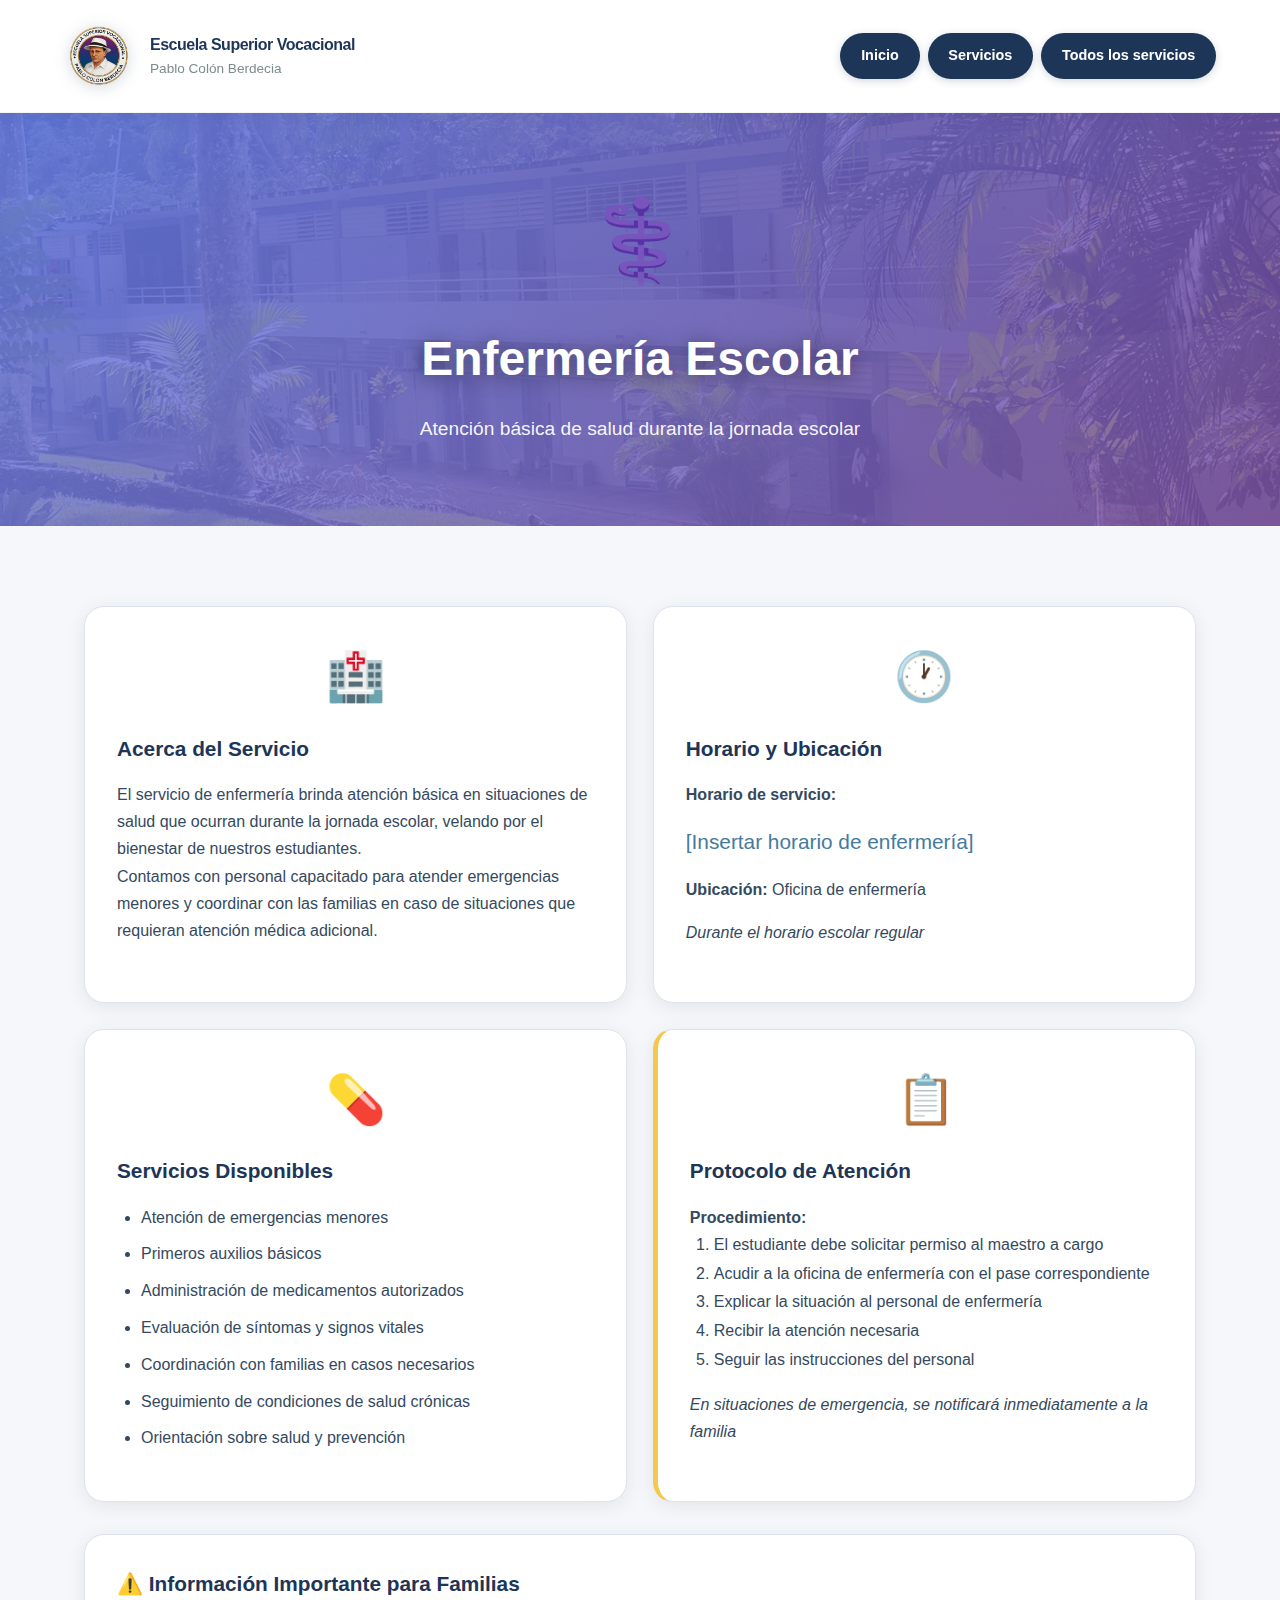
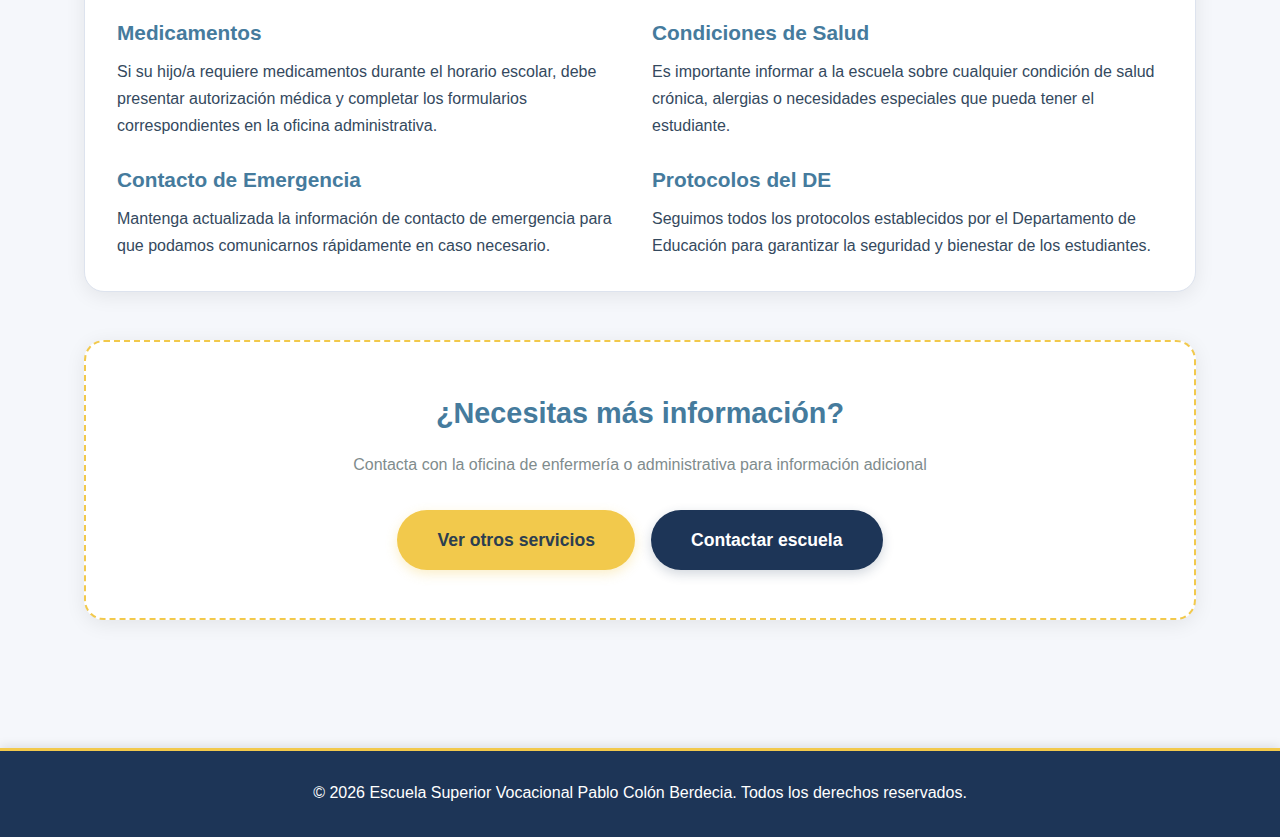
<file: enfermeria.html>
<!DOCTYPE html>
<html lang="es">
<head>
  <meta charset="UTF-8">
  <meta name="viewport" content="width=device-width, initial-scale=1.0">
  <title>Enfermería Escolar – Escuela Superior Vocacional Pablo Colón Berdecia</title>
  <link rel="stylesheet" href="styles.css">
</head>
<body>
  <header class="site-header">
    <div class="container header-inner">
      <div class="logo-area">
        <img src="LOGO6.png" alt="Logo Escuela" class="logo-image">
        <div class="logo-text">
          <span class="logo-title">Escuela Superior Vocacional</span>
          <span class="logo-subtitle">Pablo Colón Berdecia</span>
        </div>
      </div>
      <button class="menu-toggle" aria-label="Toggle menu">
        <span></span>
        <span></span>
        <span></span>
      </button>
      <nav class="main-nav">
        <ul>
          <li><a href="index.html#inicio">Inicio</a></li>
          <li><a href="index.html#servicios">Servicios</a></li>
          <li><a href="index2.html">Todos los servicios</a></li>
        </ul>
      </nav>
    </div>
  </header>

  <!-- Hero -->
  <section class="hero" style="min-height: 350px; padding: 4rem 0;">
    <div class="container">
      <div class="section-header" style="margin-bottom: 0;">
        <div style="font-size: 5rem; margin-bottom: 1rem;">⚕️</div>
        <h1 style="color: #ffffff; font-size: 3rem; text-shadow: 0 2px 20px rgba(0,0,0,0.5);">Enfermería Escolar</h1>
        <p style="color: rgba(255,255,255,0.95); font-size: 1.2rem; max-width: 800px; margin: 1rem auto;">
          Atención básica de salud durante la jornada escolar
        </p>
      </div>
    </div>
  </section>

  <!-- Contenido principal -->
  <section class="section">
    <div class="container">
      <div class="grid-2">
        <!-- Información general -->
        <article class="card">
          <div class="card-icon">🏥</div>
          <h3>Acerca del Servicio</h3>
          <p>
            El servicio de enfermería brinda atención básica en situaciones de salud que
            ocurran durante la jornada escolar, velando por el bienestar de nuestros estudiantes.
          </p>
          <p>
            Contamos con personal capacitado para atender emergencias menores y coordinar
            con las familias en caso de situaciones que requieran atención médica adicional.
          </p>
        </article>

        <!-- Horario y ubicación -->
        <article class="card">
          <div class="card-icon">🕐</div>
          <h3>Horario y Ubicación</h3>
          <p><strong>Horario de servicio:</strong></p>
          <p style="font-size: 1.3rem; color: var(--primary-light); margin: 1rem 0;">[Insertar horario de enfermería]</p>
          <p><strong>Ubicación:</strong> Oficina de enfermería</p>
          <p class="note">
            Durante el horario escolar regular
          </p>
        </article>

        <!-- Servicios disponibles -->
        <article class="card">
          <div class="card-icon">💊</div>
          <h3>Servicios Disponibles</h3>
          <ul>
            <li>Atención de emergencias menores</li>
            <li>Primeros auxilios básicos</li>
            <li>Administración de medicamentos autorizados</li>
            <li>Evaluación de síntomas y signos vitales</li>
            <li>Coordinación con familias en casos necesarios</li>
            <li>Seguimiento de condiciones de salud crónicas</li>
            <li>Orientación sobre salud y prevención</li>
          </ul>
        </article>

        <!-- Protocolo de uso -->
        <article class="card accent-left">
          <div class="card-icon">📋</div>
          <h3>Protocolo de Atención</h3>
          <p><strong>Procedimiento:</strong></p>
          <ol style="padding-left: 1.5rem; line-height: 1.8;">
            <li>El estudiante debe solicitar permiso al maestro a cargo</li>
            <li>Acudir a la oficina de enfermería con el pase correspondiente</li>
            <li>Explicar la situación al personal de enfermería</li>
            <li>Recibir la atención necesaria</li>
            <li>Seguir las instrucciones del personal</li>
          </ol>
          <p class="note" style="margin-top: 1rem;">
            En situaciones de emergencia, se notificará inmediatamente a la familia
          </p>
        </article>
      </div>

      <!-- Información importante -->
      <div class="card" style="margin-top: 2rem;">
        <h3>⚠️ Información Importante para Familias</h3>
        <div class="grid-2" style="gap: 1.5rem; margin-top: 1rem;">
          <div>
            <h4 style="color: var(--primary-light); margin-bottom: 0.5rem;">Medicamentos</h4>
            <p>
              Si su hijo/a requiere medicamentos durante el horario escolar, debe presentar
              autorización médica y completar los formularios correspondientes en la oficina
              administrativa.
            </p>
          </div>
          <div>
            <h4 style="color: var(--primary-light); margin-bottom: 0.5rem;">Condiciones de Salud</h4>
            <p>
              Es importante informar a la escuela sobre cualquier condición de salud crónica,
              alergias o necesidades especiales que pueda tener el estudiante.
            </p>
          </div>
          <div>
            <h4 style="color: var(--primary-light); margin-bottom: 0.5rem;">Contacto de Emergencia</h4>
            <p>
              Mantenga actualizada la información de contacto de emergencia para que podamos
              comunicarnos rápidamente en caso necesario.
            </p>
          </div>
          <div>
            <h4 style="color: var(--primary-light); margin-bottom: 0.5rem;">Protocolos del DE</h4>
            <p>
              Seguimos todos los protocolos establecidos por el Departamento de Educación
              para garantizar la seguridad y bienestar de los estudiantes.
            </p>
          </div>
        </div>
      </div>

      <!-- Llamado a la acción -->
      <div class="programs-cta" style="margin-top: 3rem;">
        <h3 style="font-size: 1.8rem; margin-bottom: 1rem; color: var(--primary-light);">¿Necesitas más información?</h3>
        <p style="margin-bottom: 2rem; color: var(--text-soft);">
          Contacta con la oficina de enfermería o administrativa para información adicional
        </p>
        <div style="display: flex; gap: 1rem; justify-content: center; flex-wrap: wrap;">
          <a href="index.html#servicios" class="btn btn-primary">Ver otros servicios</a>
          <a href="index.html#contacto" class="btn btn-secondary">Contactar escuela</a>
        </div>
      </div>
    </div>
  </section>

  <!-- Footer -->
  <footer class="site-footer">
    <div class="container">
      <p>&copy; 2026 Escuela Superior Vocacional Pablo Colón Berdecia. Todos los derechos reservados.</p>
    </div>
  </footer>

  <script src="script.js"></script>
</body>
</html>
</file>
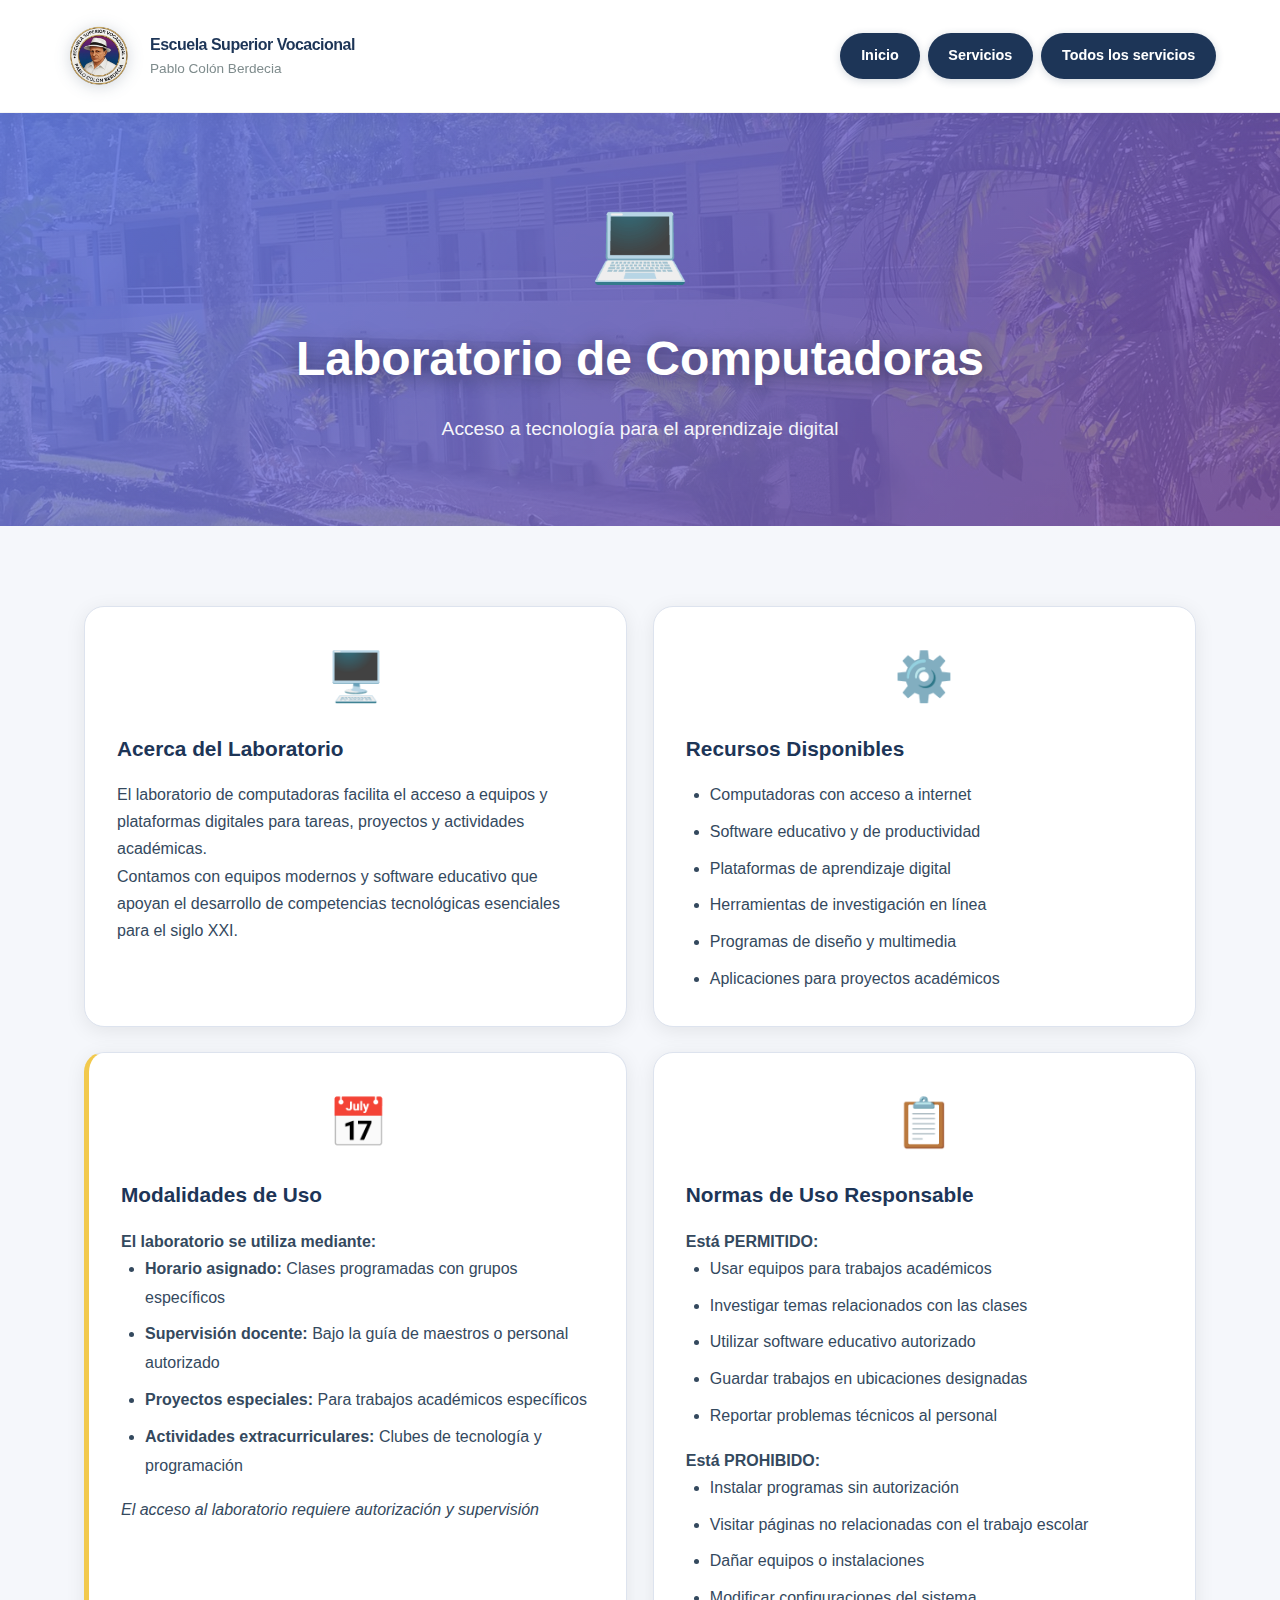
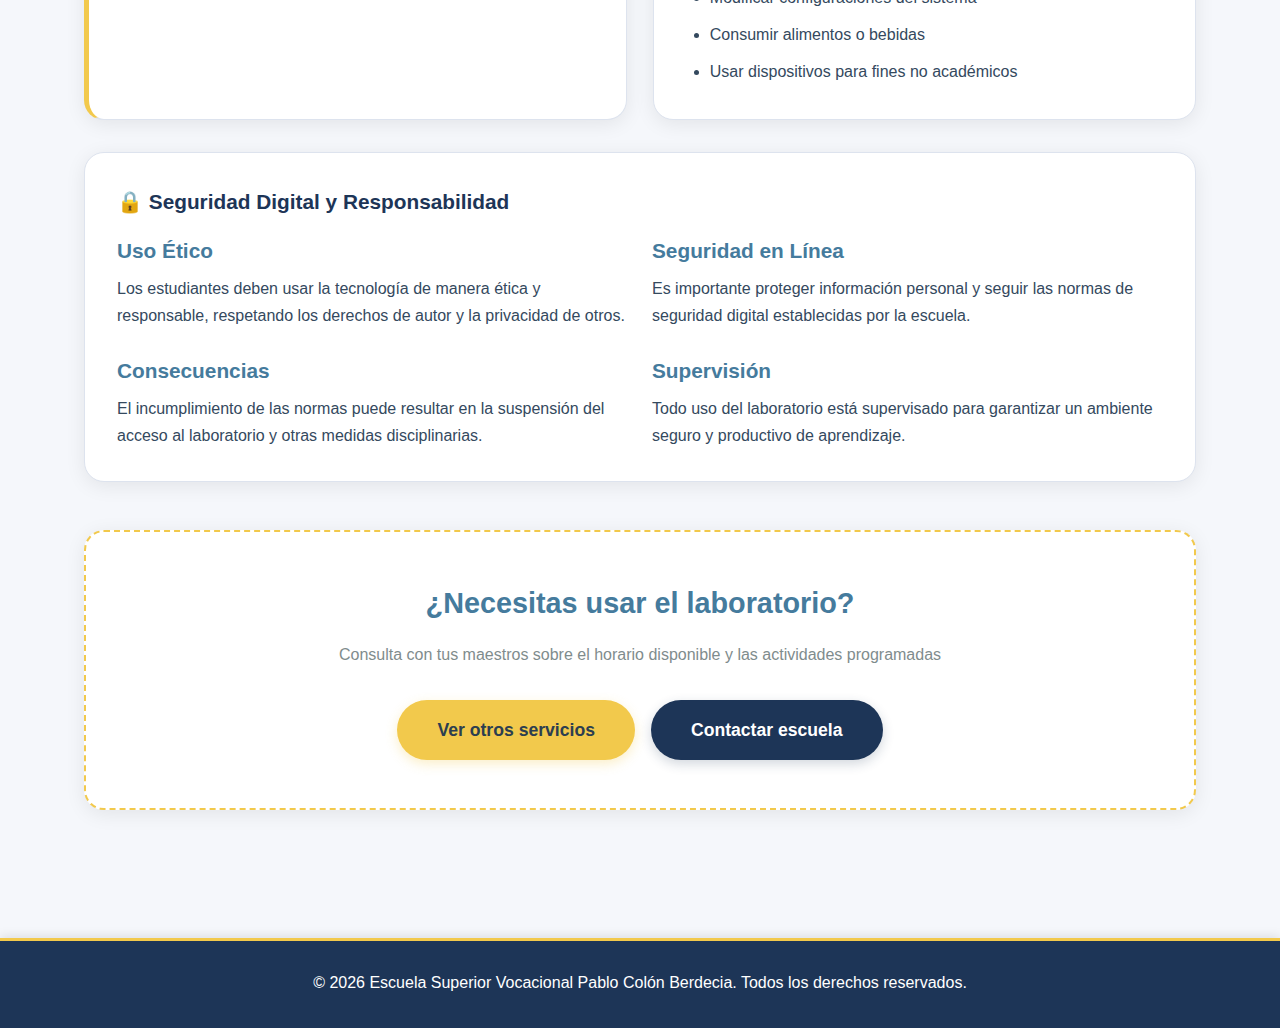
<file: laboratorio.html>
<!DOCTYPE html>
<html lang="es">
<head>
  <meta charset="UTF-8">
  <meta name="viewport" content="width=device-width, initial-scale=1.0">
  <title>Laboratorio de Computadoras – Escuela Superior Vocacional Pablo Colón Berdecia</title>
  <link rel="stylesheet" href="styles.css">
</head>
<body>
  <header class="site-header">
    <div class="container header-inner">
      <div class="logo-area">
        <img src="LOGO6.png" alt="Logo Escuela" class="logo-image">
        <div class="logo-text">
          <span class="logo-title">Escuela Superior Vocacional</span>
          <span class="logo-subtitle">Pablo Colón Berdecia</span>
        </div>
      </div>
      <button class="menu-toggle" aria-label="Toggle menu">
        <span></span>
        <span></span>
        <span></span>
      </button>
      <nav class="main-nav">
        <ul>
          <li><a href="index.html#inicio">Inicio</a></li>
          <li><a href="index.html#servicios">Servicios</a></li>
          <li><a href="index2.html">Todos los servicios</a></li>
        </ul>
      </nav>
    </div>
  </header>

  <!-- Hero -->
  <section class="hero" style="min-height: 350px; padding: 4rem 0;">
    <div class="container">
      <div class="section-header" style="margin-bottom: 0;">
        <div style="font-size: 5rem; margin-bottom: 1rem;">💻</div>
        <h1 style="color: #ffffff; font-size: 3rem; text-shadow: 0 2px 20px rgba(0,0,0,0.5);">Laboratorio de Computadoras</h1>
        <p style="color: rgba(255,255,255,0.95); font-size: 1.2rem; max-width: 800px; margin: 1rem auto;">
          Acceso a tecnología para el aprendizaje digital
        </p>
      </div>
    </div>
  </section>

  <!-- Contenido principal -->
  <section class="section">
    <div class="container">
      <div class="grid-2">
        <!-- Información general -->
        <article class="card">
          <div class="card-icon">🖥️</div>
          <h3>Acerca del Laboratorio</h3>
          <p>
            El laboratorio de computadoras facilita el acceso a equipos y plataformas
            digitales para tareas, proyectos y actividades académicas.
          </p>
          <p>
            Contamos con equipos modernos y software educativo que apoyan el desarrollo
            de competencias tecnológicas esenciales para el siglo XXI.
          </p>
        </article>

        <!-- Recursos disponibles -->
        <article class="card">
          <div class="card-icon">⚙️</div>
          <h3>Recursos Disponibles</h3>
          <ul>
            <li>Computadoras con acceso a internet</li>
            <li>Software educativo y de productividad</li>
            <li>Plataformas de aprendizaje digital</li>
            <li>Herramientas de investigación en línea</li>
            <li>Programas de diseño y multimedia</li>
            <li>Aplicaciones para proyectos académicos</li>
          </ul>
        </article>

        <!-- Modalidades de uso -->
        <article class="card accent-left">
          <div class="card-icon">📅</div>
          <h3>Modalidades de Uso</h3>
          <p><strong>El laboratorio se utiliza mediante:</strong></p>
          <ul>
            <li><strong>Horario asignado:</strong> Clases programadas con grupos específicos</li>
            <li><strong>Supervisión docente:</strong> Bajo la guía de maestros o personal autorizado</li>
            <li><strong>Proyectos especiales:</strong> Para trabajos académicos específicos</li>
            <li><strong>Actividades extracurriculares:</strong> Clubes de tecnología y programación</li>
          </ul>
          <p class="note" style="margin-top: 1rem;">
            El acceso al laboratorio requiere autorización y supervisión
          </p>
        </article>

        <!-- Normas de uso -->
        <article class="card">
          <div class="card-icon">📋</div>
          <h3>Normas de Uso Responsable</h3>
          <p><strong>Está PERMITIDO:</strong></p>
          <ul>
            <li>Usar equipos para trabajos académicos</li>
            <li>Investigar temas relacionados con las clases</li>
            <li>Utilizar software educativo autorizado</li>
            <li>Guardar trabajos en ubicaciones designadas</li>
            <li>Reportar problemas técnicos al personal</li>
          </ul>
          <p style="margin-top: 1rem;"><strong>Está PROHIBIDO:</strong></p>
          <ul>
            <li>Instalar programas sin autorización</li>
            <li>Visitar páginas no relacionadas con el trabajo escolar</li>
            <li>Dañar equipos o instalaciones</li>
            <li>Modificar configuraciones del sistema</li>
            <li>Consumir alimentos o bebidas</li>
            <li>Usar dispositivos para fines no académicos</li>
          </ul>
        </article>
      </div>

      <!-- Seguridad y responsabilidad -->
      <div class="card" style="margin-top: 2rem;">
        <h3>🔒 Seguridad Digital y Responsabilidad</h3>
        <div class="grid-2" style="gap: 1.5rem; margin-top: 1rem;">
          <div>
            <h4 style="color: var(--primary-light); margin-bottom: 0.5rem;">Uso Ético</h4>
            <p>
              Los estudiantes deben usar la tecnología de manera ética y responsable,
              respetando los derechos de autor y la privacidad de otros.
            </p>
          </div>
          <div>
            <h4 style="color: var(--primary-light); margin-bottom: 0.5rem;">Seguridad en Línea</h4>
            <p>
              Es importante proteger información personal y seguir las normas de
              seguridad digital establecidas por la escuela.
            </p>
          </div>
          <div>
            <h4 style="color: var(--primary-light); margin-bottom: 0.5rem;">Consecuencias</h4>
            <p>
              El incumplimiento de las normas puede resultar en la suspensión del
              acceso al laboratorio y otras medidas disciplinarias.
            </p>
          </div>
          <div>
            <h4 style="color: var(--primary-light); margin-bottom: 0.5rem;">Supervisión</h4>
            <p>
              Todo uso del laboratorio está supervisado para garantizar un ambiente
              seguro y productivo de aprendizaje.
            </p>
          </div>
        </div>
      </div>

      <!-- Llamado a la acción -->
      <div class="programs-cta" style="margin-top: 3rem;">
        <h3 style="font-size: 1.8rem; margin-bottom: 1rem; color: var(--primary-light);">¿Necesitas usar el laboratorio?</h3>
        <p style="margin-bottom: 2rem; color: var(--text-soft);">
          Consulta con tus maestros sobre el horario disponible y las actividades programadas
        </p>
        <div style="display: flex; gap: 1rem; justify-content: center; flex-wrap: wrap;">
          <a href="index.html#servicios" class="btn btn-primary">Ver otros servicios</a>
          <a href="index.html#contacto" class="btn btn-secondary">Contactar escuela</a>
        </div>
      </div>
    </div>
  </section>

  <!-- Footer -->
  <footer class="site-footer">
    <div class="container">
      <p>&copy; 2026 Escuela Superior Vocacional Pablo Colón Berdecia. Todos los derechos reservados.</p>
    </div>
  </footer>

  <script src="script.js"></script>
</body>
</html>
</file>
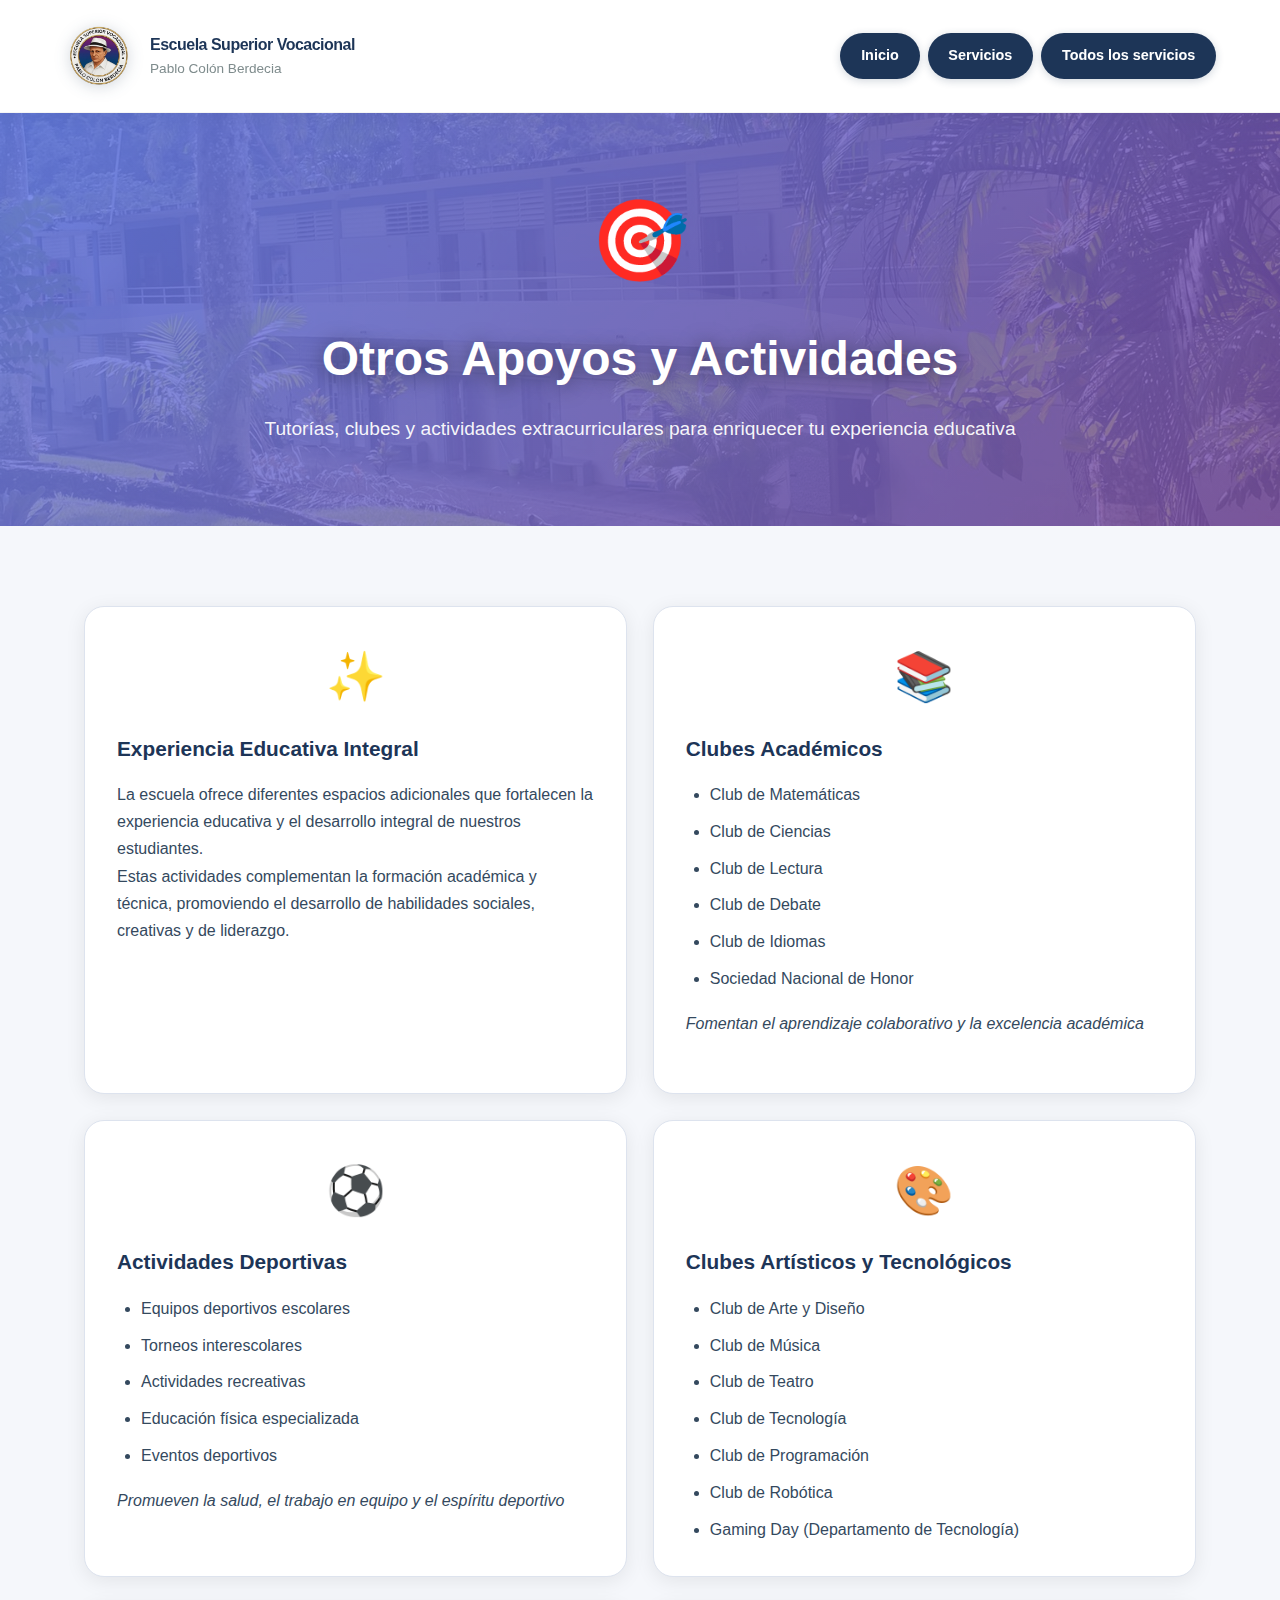
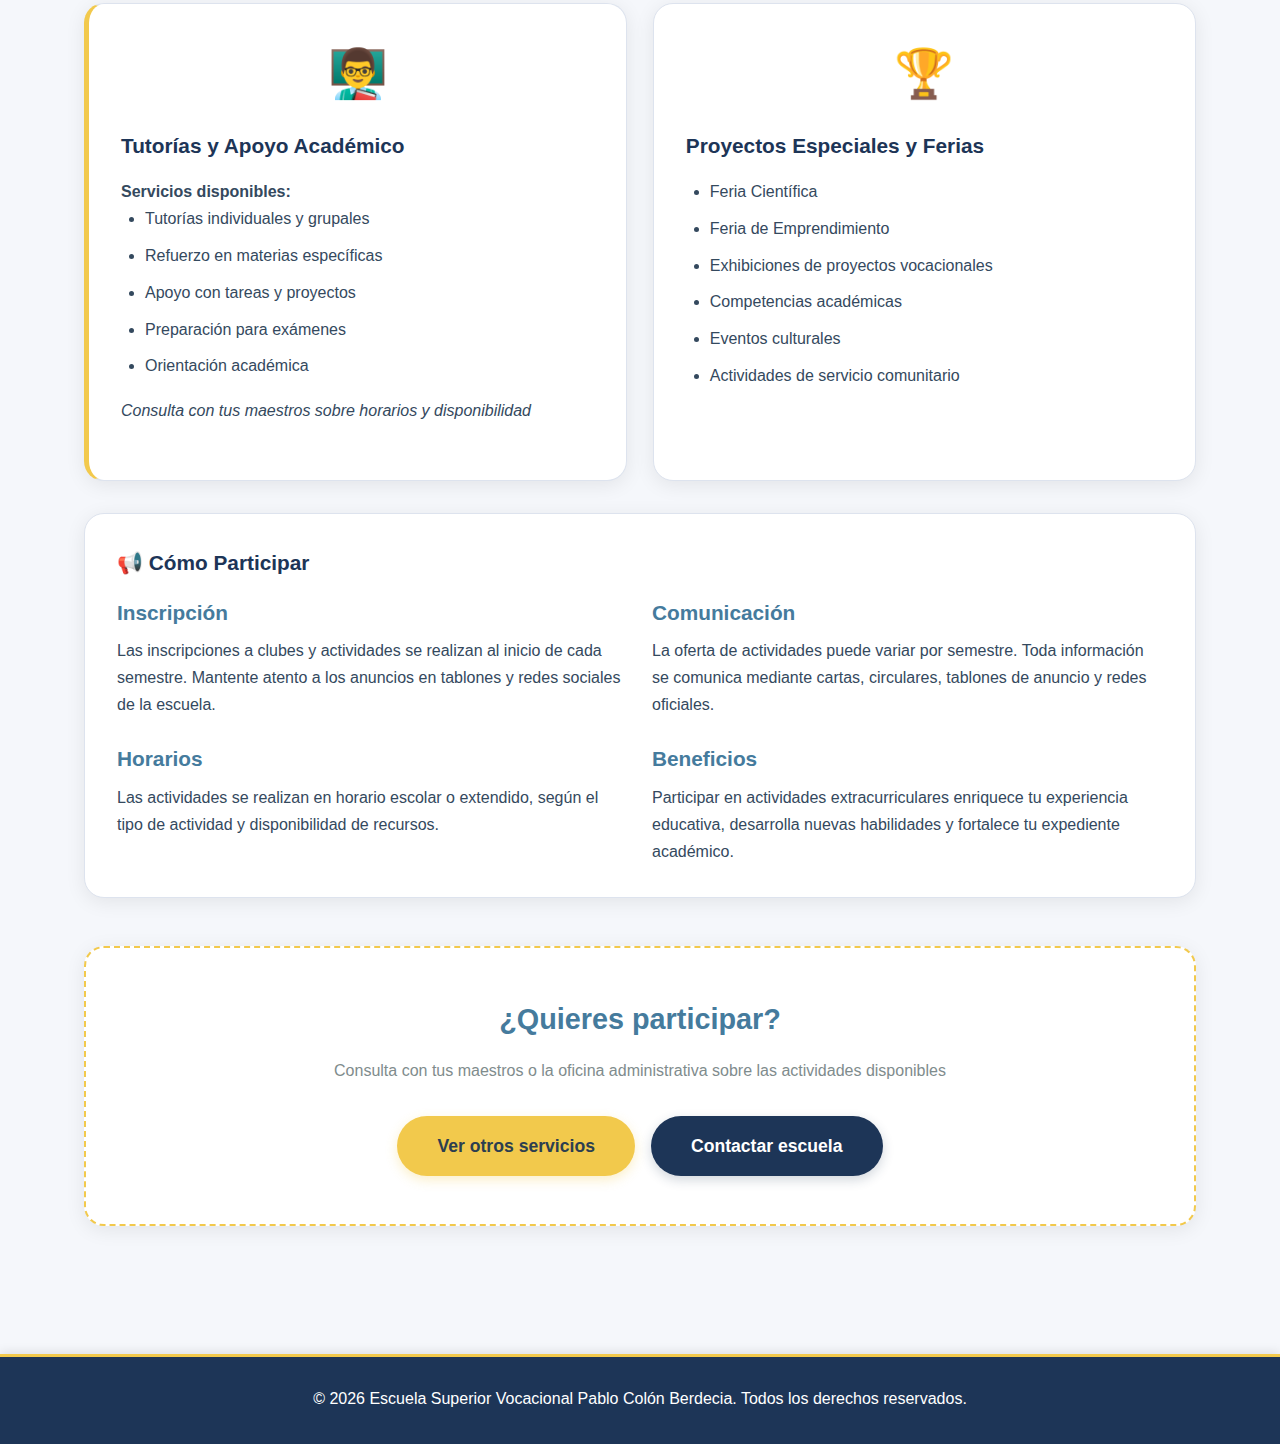
<file: otros-apoyos.html>
<!DOCTYPE html>
<html lang="es">
<head>
  <meta charset="UTF-8">
  <meta name="viewport" content="width=device-width, initial-scale=1.0">
  <title>Otros Apoyos y Actividades – Escuela Superior Vocacional Pablo Colón Berdecia</title>
  <link rel="stylesheet" href="styles.css">
</head>
<body>
  <header class="site-header">
    <div class="container header-inner">
      <div class="logo-area">
        <img src="LOGO6.png" alt="Logo Escuela" class="logo-image">
        <div class="logo-text">
          <span class="logo-title">Escuela Superior Vocacional</span>
          <span class="logo-subtitle">Pablo Colón Berdecia</span>
        </div>
      </div>
      <button class="menu-toggle" aria-label="Toggle menu">
        <span></span>
        <span></span>
        <span></span>
      </button>
      <nav class="main-nav">
        <ul>
          <li><a href="index.html#inicio">Inicio</a></li>
          <li><a href="index.html#servicios">Servicios</a></li>
          <li><a href="index2.html">Todos los servicios</a></li>
        </ul>
      </nav>
    </div>
  </header>

  <!-- Hero -->
  <section class="hero" style="min-height: 350px; padding: 4rem 0;">
    <div class="container">
      <div class="section-header" style="margin-bottom: 0;">
        <div style="font-size: 5rem; margin-bottom: 1rem;">🎯</div>
        <h1 style="color: #ffffff; font-size: 3rem; text-shadow: 0 2px 20px rgba(0,0,0,0.5);">Otros Apoyos y Actividades</h1>
        <p style="color: rgba(255,255,255,0.95); font-size: 1.2rem; max-width: 800px; margin: 1rem auto;">
          Tutorías, clubes y actividades extracurriculares para enriquecer tu experiencia educativa
        </p>
      </div>
    </div>
  </section>

  <!-- Contenido principal -->
  <section class="section">
    <div class="container">
      <div class="grid-2">
        <!-- Información general -->
        <article class="card">
          <div class="card-icon">✨</div>
          <h3>Experiencia Educativa Integral</h3>
          <p>
            La escuela ofrece diferentes espacios adicionales que fortalecen la
            experiencia educativa y el desarrollo integral de nuestros estudiantes.
          </p>
          <p>
            Estas actividades complementan la formación académica y técnica, promoviendo
            el desarrollo de habilidades sociales, creativas y de liderazgo.
          </p>
        </article>

        <!-- Clubes académicos -->
        <article class="card">
          <div class="card-icon">📚</div>
          <h3>Clubes Académicos</h3>
          <ul>
            <li>Club de Matemáticas</li>
            <li>Club de Ciencias</li>
            <li>Club de Lectura</li>
            <li>Club de Debate</li>
            <li>Club de Idiomas</li>
            <li>Sociedad Nacional de Honor</li>
          </ul>
          <p class="note">
            Fomentan el aprendizaje colaborativo y la excelencia académica
          </p>
        </article>

        <!-- Clubes deportivos -->
        <article class="card">
          <div class="card-icon">⚽</div>
          <h3>Actividades Deportivas</h3>
          <ul>
            <li>Equipos deportivos escolares</li>
            <li>Torneos interescolares</li>
            <li>Actividades recreativas</li>
            <li>Educación física especializada</li>
            <li>Eventos deportivos</li>
          </ul>
          <p class="note">
            Promueven la salud, el trabajo en equipo y el espíritu deportivo
          </p>
        </article>

        <!-- Clubes artísticos y tecnológicos -->
        <article class="card">
          <div class="card-icon">🎨</div>
          <h3>Clubes Artísticos y Tecnológicos</h3>
          <ul>
            <li>Club de Arte y Diseño</li>
            <li>Club de Música</li>
            <li>Club de Teatro</li>
            <li>Club de Tecnología</li>
            <li>Club de Programación</li>
            <li>Club de Robótica</li>
            <li>Gaming Day (Departamento de Tecnología)</li>
          </ul>
        </article>

        <!-- Tutorías y apoyo académico -->
        <article class="card accent-left">
          <div class="card-icon">👨‍🏫</div>
          <h3>Tutorías y Apoyo Académico</h3>
          <p><strong>Servicios disponibles:</strong></p>
          <ul>
            <li>Tutorías individuales y grupales</li>
            <li>Refuerzo en materias específicas</li>
            <li>Apoyo con tareas y proyectos</li>
            <li>Preparación para exámenes</li>
            <li>Orientación académica</li>
          </ul>
          <p class="note" style="margin-top: 1rem;">
            Consulta con tus maestros sobre horarios y disponibilidad
          </p>
        </article>

        <!-- Proyectos especiales -->
        <article class="card">
          <div class="card-icon">🏆</div>
          <h3>Proyectos Especiales y Ferias</h3>
          <ul>
            <li>Feria Científica</li>
            <li>Feria de Emprendimiento</li>
            <li>Exhibiciones de proyectos vocacionales</li>
            <li>Competencias académicas</li>
            <li>Eventos culturales</li>
            <li>Actividades de servicio comunitario</li>
          </ul>
        </article>
      </div>

      <!-- Información sobre participación -->
      <div class="card" style="margin-top: 2rem;">
        <h3>📢 Cómo Participar</h3>
        <div class="grid-2" style="gap: 1.5rem; margin-top: 1rem;">
          <div>
            <h4 style="color: var(--primary-light); margin-bottom: 0.5rem;">Inscripción</h4>
            <p>
              Las inscripciones a clubes y actividades se realizan al inicio de cada semestre.
              Mantente atento a los anuncios en tablones y redes sociales de la escuela.
            </p>
          </div>
          <div>
            <h4 style="color: var(--primary-light); margin-bottom: 0.5rem;">Comunicación</h4>
            <p>
              La oferta de actividades puede variar por semestre. Toda información se comunica
              mediante cartas, circulares, tablones de anuncio y redes oficiales.
            </p>
          </div>
          <div>
            <h4 style="color: var(--primary-light); margin-bottom: 0.5rem;">Horarios</h4>
            <p>
              Las actividades se realizan en horario escolar o extendido, según el tipo
              de actividad y disponibilidad de recursos.
            </p>
          </div>
          <div>
            <h4 style="color: var(--primary-light); margin-bottom: 0.5rem;">Beneficios</h4>
            <p>
              Participar en actividades extracurriculares enriquece tu experiencia educativa,
              desarrolla nuevas habilidades y fortalece tu expediente académico.
            </p>
          </div>
        </div>
      </div>

      <!-- Llamado a la acción -->
      <div class="programs-cta" style="margin-top: 3rem;">
        <h3 style="font-size: 1.8rem; margin-bottom: 1rem; color: var(--primary-light);">¿Quieres participar?</h3>
        <p style="margin-bottom: 2rem; color: var(--text-soft);">
          Consulta con tus maestros o la oficina administrativa sobre las actividades disponibles
        </p>
        <div style="display: flex; gap: 1rem; justify-content: center; flex-wrap: wrap;">
          <a href="todos-los-servicios.html" class="btn btn-primary">Ver otros servicios</a>
          <a href="index.html#contacto" class="btn btn-secondary">Contactar escuela</a>
        </div>
      </div>
    </div>
  </section>

  <!-- Footer -->
  <footer class="site-footer">
    <div class="container">
      <p>&copy; 2026 Escuela Superior Vocacional Pablo Colón Berdecia. Todos los derechos reservados.</p>
    </div>
  </footer>

  <script src="script.js"></script>
</body>
</html>
</file>
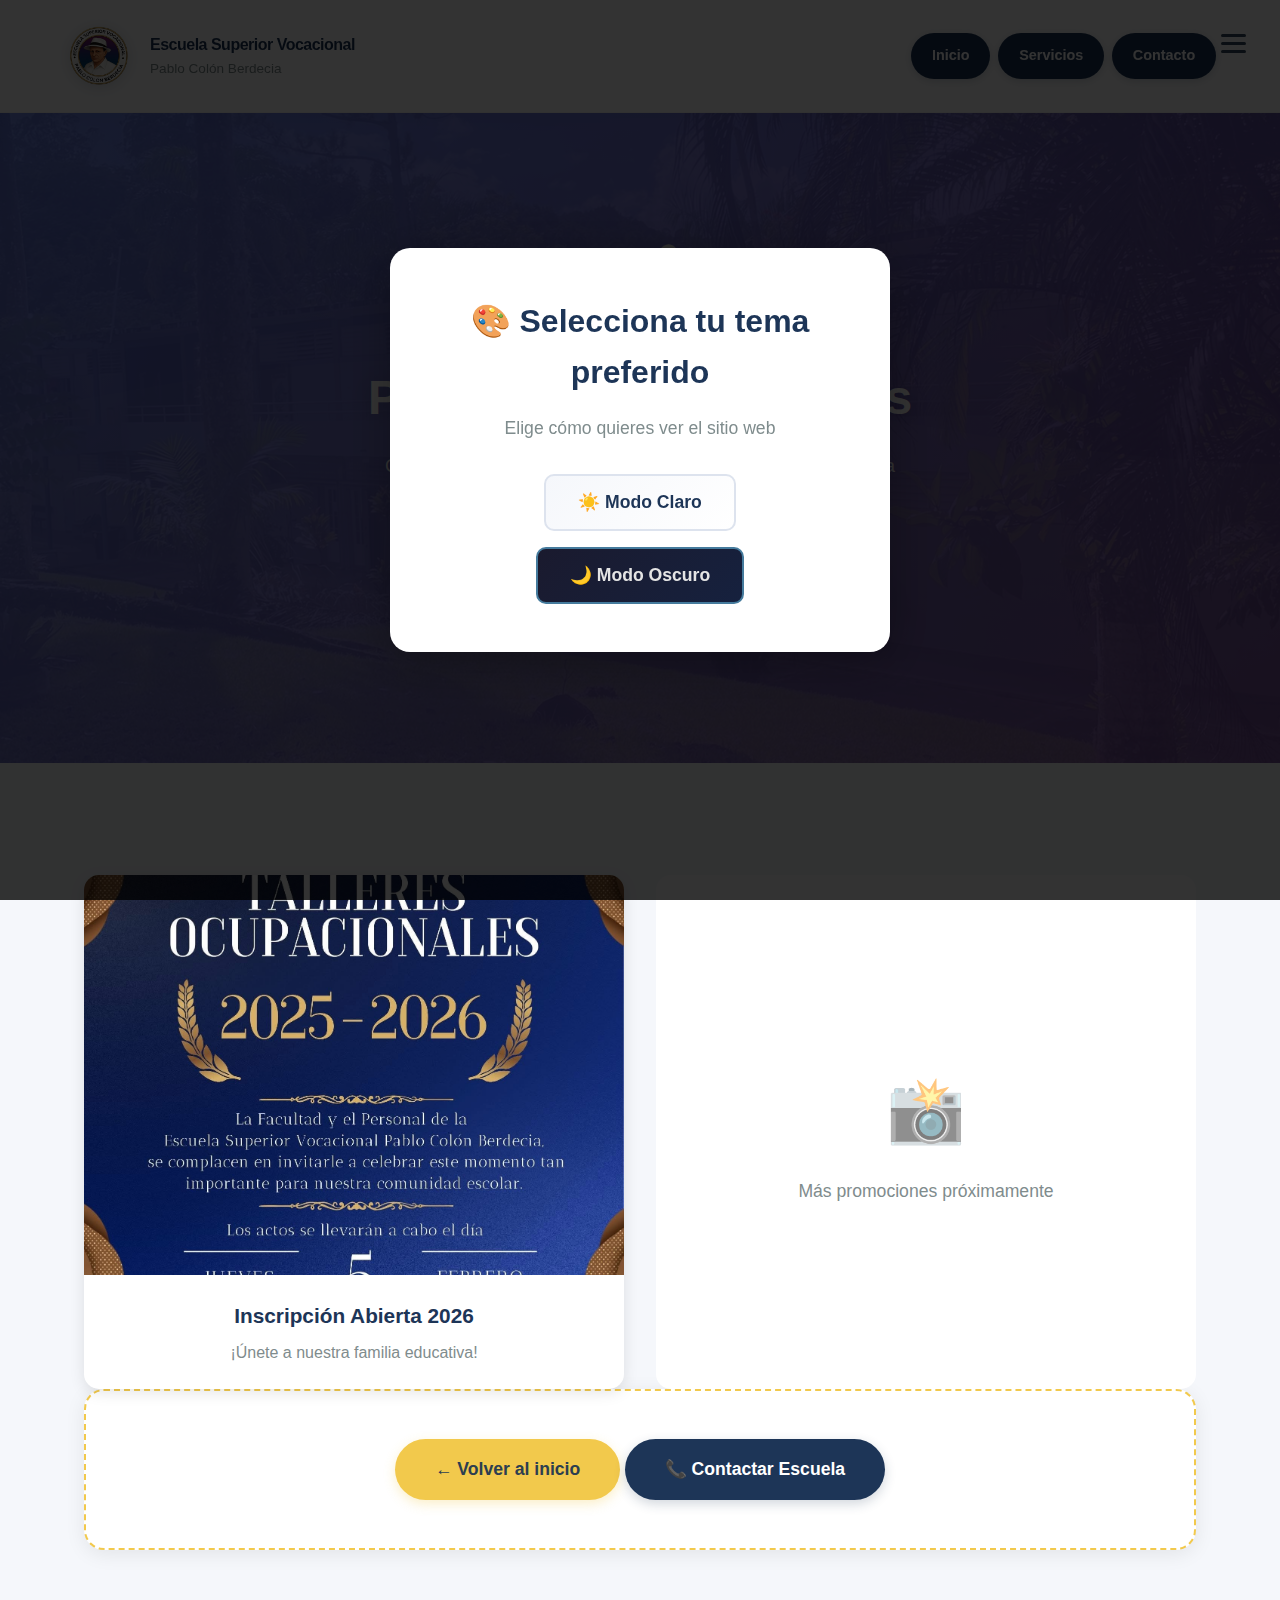
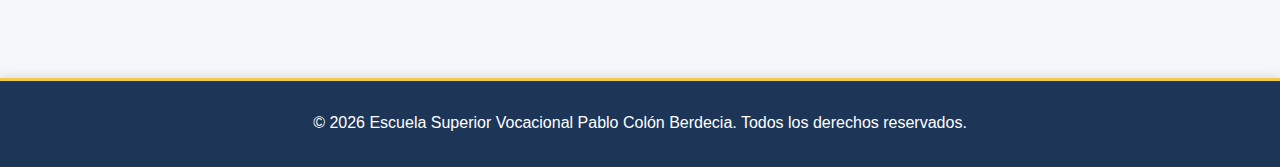
<file: promociones.html>
<!DOCTYPE html>
<html lang="es" id="htmlRoot">
<head>
  <meta charset="UTF-8">
  <meta name="viewport" content="width=device-width, initial-scale=1.0">
  <title>Promociones – Escuela Superior Vocacional Pablo Colón Berdecia</title>
  <link rel="stylesheet" href="styles.css">
  <script src="translations.js"></script>
</head>
<body>
  <!-- Popup de selección de tema -->
  <div id="themePopup" class="theme-popup">
    <div class="theme-popup-content">
      <h2 data-translate="🎨 Selecciona tu tema preferido">🎨 Selecciona tu tema preferido</h2>
      <p data-translate="Elige cómo quieres ver el sitio web">Elige cómo quieres ver el sitio web</p>
      <div class="theme-buttons">
        <button class="theme-btn theme-btn-light" id="btnLightMode" data-translate="☀️ Modo Claro">
          ☀️ Modo Claro
        </button>
        <button class="theme-btn theme-btn-dark" id="btnDarkMode" data-translate="🌙 Modo Oscuro">
          🌙 Modo Oscuro
        </button>
      </div>
    </div>
  </div>

  <script>
    // Script inline para modo claro/oscuro
    (function() {
      function hidePopup() {
        document.getElementById('themePopup').classList.add('hidden');
      }

      function setLightMode() {
        document.body.classList.remove('dark-mode');
        localStorage.setItem('theme', 'light');
        hidePopup();
      }

      function setDarkMode() {
        document.body.classList.add('dark-mode');
        localStorage.setItem('theme', 'dark');
        hidePopup();
      }

      function checkTheme() {
        const savedTheme = localStorage.getItem('theme');
        if (savedTheme === 'dark') {
          document.body.classList.add('dark-mode');
          hidePopup();
        } else if (savedTheme === 'light') {
          hidePopup();
        }
      }

      // Ejecutar inmediatamente
      checkTheme();

      // Agregar event listeners cuando el DOM esté listo
      document.addEventListener('DOMContentLoaded', function() {
        const btnLight = document.getElementById('btnLightMode');
        const btnDark = document.getElementById('btnDarkMode');

        if (btnLight) {
          btnLight.addEventListener('click', setLightMode);
        }
        if (btnDark) {
          btnDark.addEventListener('click', setDarkMode);
        }
      });
    })();
  </script>

  <header class="site-header">
    <div class="container header-inner">
      <div class="logo-area">
        <img src="LOGO6.png" alt="Logo Escuela" class="logo-image">
        <div class="logo-text">
          <span class="logo-title" data-translate="Escuela Superior Vocacional">Escuela Superior Vocacional</span>
          <span class="logo-subtitle">Pablo Colón Berdecia</span>
        </div>
      </div>

      <!-- Hamburger Menu Button -->
      <button class="hamburger-menu" id="hamburgerBtn" aria-label="Menu">
        <span></span>
        <span></span>
        <span></span>
      </button>

      <button class="menu-toggle" aria-label="Toggle menu">
        <span></span>
        <span></span>
        <span></span>
      </button>
      <nav class="main-nav">
        <ul>
          <li><a href="index.html#inicio" data-translate="Inicio">Inicio</a></li>
          <li><a href="index.html#servicios" data-translate="Servicios">Servicios</a></li>
          <li><a href="index.html#contacto" data-translate="Contacto">Contacto</a></li>
        </ul>
      </nav>
    </div>
  </header>

  <!-- Hero -->
  <section class="hero">
    <div class="container">
      <div class="hero-content-centered">
        <div style="font-size: 5rem; margin-bottom: 1rem;">📢</div>
        <h1 data-translate="Promociones Recientes">Promociones Recientes</h1>
        <p data-translate="Conoce las últimas promociones y eventos de nuestra escuela">
          Conoce las últimas promociones y eventos de nuestra escuela
        </p>
      </div>
    </div>
  </section>

  <!-- Contenido principal -->
  <section class="section">
    <div class="container">
      <!-- Galería de promociones -->
      <div class="promotions-gallery">
        <div class="promotion-item">
          <img src="galeriadepromociones/image1.jpeg" alt="Promoción 1" class="promotion-image">
          <div class="promotion-caption">
            <h3 data-translate="Inscripción Abierta 2026">Inscripción Abierta 2026</h3>
            <p data-translate="¡Únete a nuestra familia educativa!">¡Únete a nuestra familia educativa!</p>
          </div>
        </div>

        <!-- Aquí se pueden agregar más imágenes de promociones -->
        <div class="promotion-placeholder">
          <div class="placeholder-icon">📸</div>
          <p data-translate="Más promociones próximamente">Más promociones próximamente</p>
        </div>
      </div>

      <!-- Llamado a la acción -->
      <div class="programs-cta">
        <a href="index.html#inicio" class="btn btn-primary">
          ← <span data-translate="Volver al inicio">Volver al inicio</span>
        </a>
        <a href="index.html#contacto" class="btn btn-secondary">
          📞 <span data-translate="Contactar Escuela">Contactar Escuela</span>
        </a>
      </div>
    </div>
  </section>

  <!-- Footer -->
  <footer class="site-footer">
    <p data-translate="© 2026 Escuela Superior Vocacional Pablo Colón Berdecia. Todos los derechos reservados.">
      © 2026 Escuela Superior Vocacional Pablo Colón Berdecia. Todos los derechos reservados.
    </p>
  </footer>

  <script src="script.js"></script>
</body>
</html>
</file>
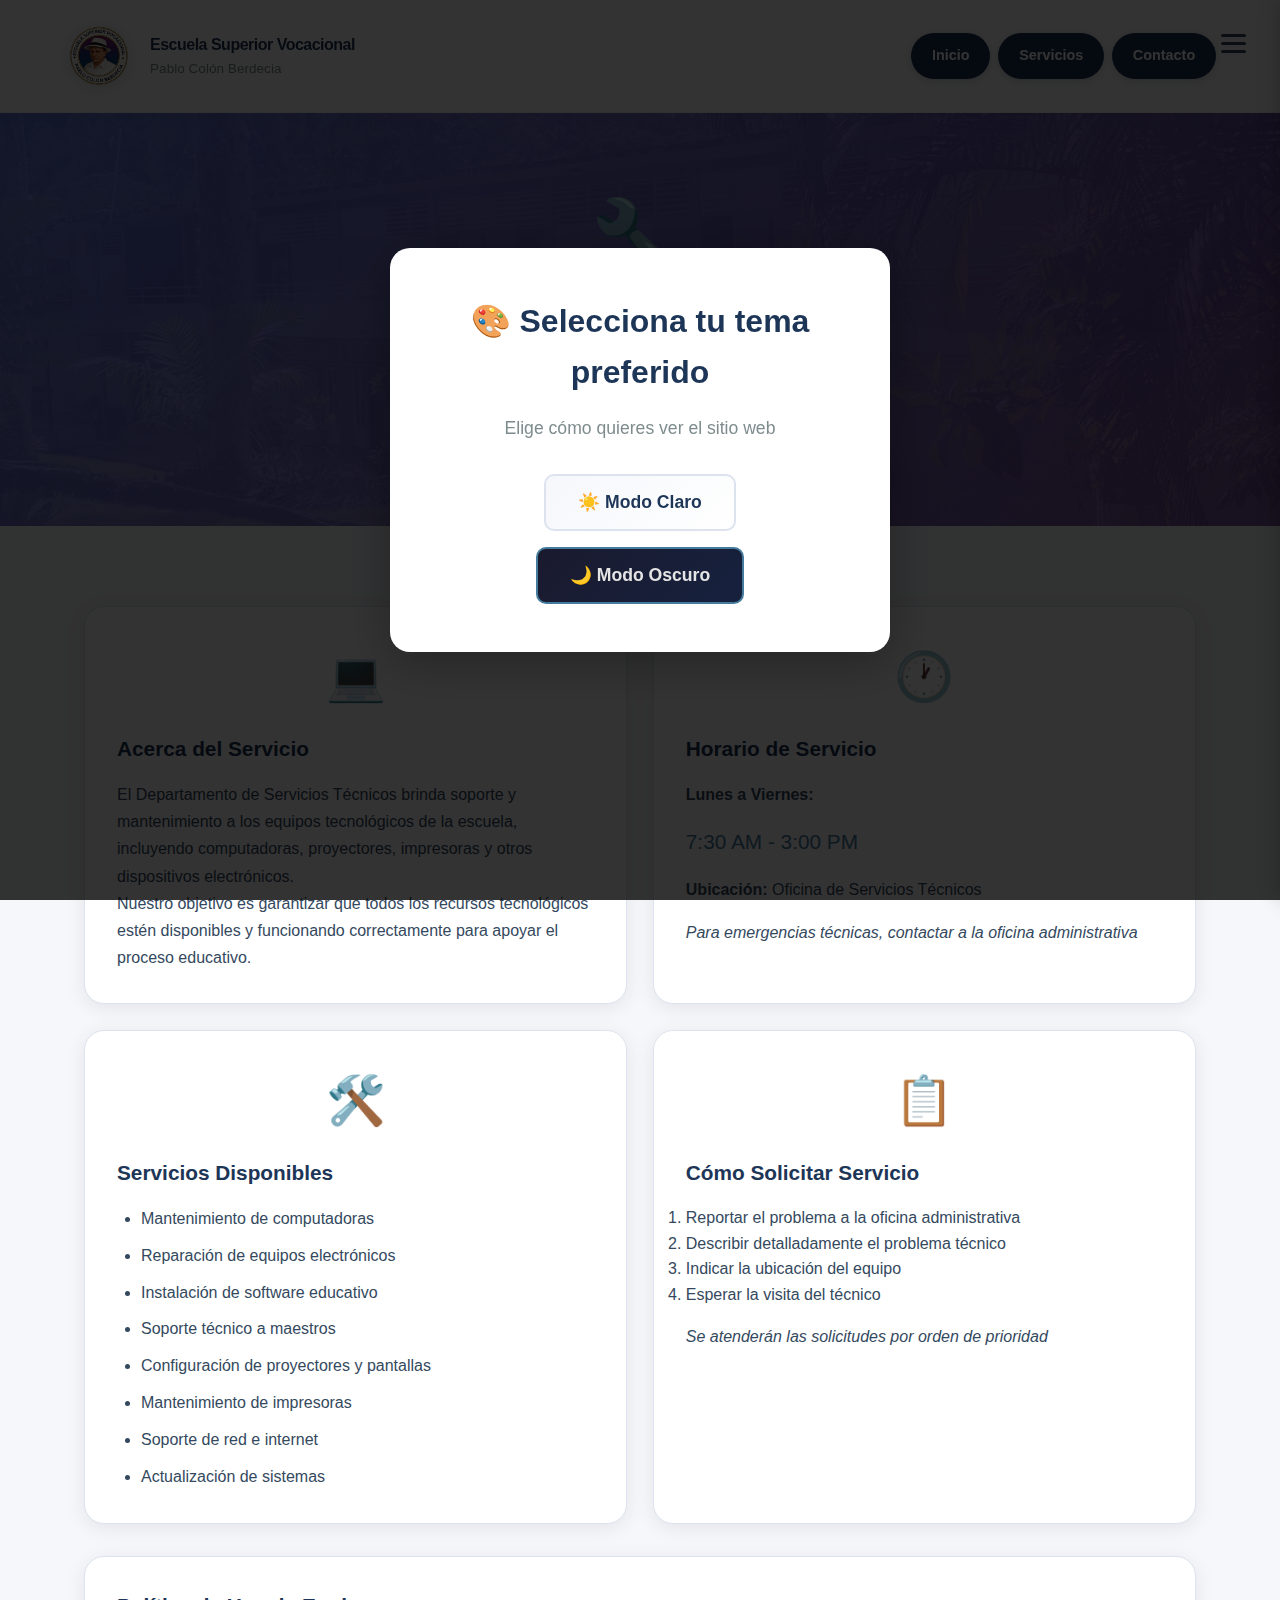
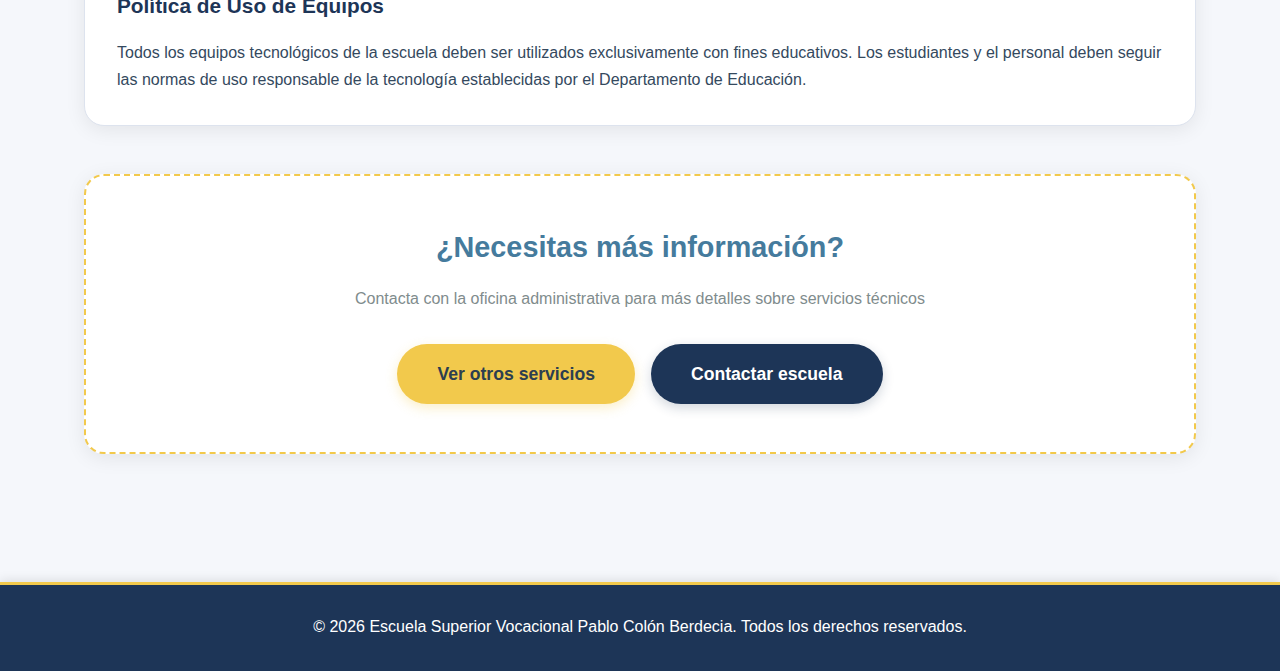
<file: servicios-tecnicos.html>
<!DOCTYPE html>
<html lang="es" id="htmlRoot">
<head>
  <meta charset="UTF-8">
  <meta name="viewport" content="width=device-width, initial-scale=1.0">
  <title>Servicios Técnicos – Escuela Superior Vocacional Pablo Colón Berdecia</title>
  <link rel="stylesheet" href="styles.css">
  <script src="translations.js"></script>
</head>
<body>
  <!-- Popup de selección de tema -->
  <div id="themePopup" class="theme-popup">
    <div class="theme-popup-content">
      <h2 data-translate="🎨 Selecciona tu tema preferido">🎨 Selecciona tu tema preferido</h2>
      <p data-translate="Elige cómo quieres ver el sitio web">Elige cómo quieres ver el sitio web</p>
      <div class="theme-buttons">
        <button class="theme-btn theme-btn-light" id="btnLightMode" data-translate="☀️ Modo Claro">
          ☀️ Modo Claro
        </button>
        <button class="theme-btn theme-btn-dark" id="btnDarkMode" data-translate="🌙 Modo Oscuro">
          🌙 Modo Oscuro
        </button>
      </div>
    </div>
  </div>

  <script>
    // Script inline para modo claro/oscuro
    (function() {
      function hidePopup() {
        document.getElementById('themePopup').classList.add('hidden');
      }

      function setLightMode() {
        document.body.classList.remove('dark-mode');
        localStorage.setItem('theme', 'light');
        hidePopup();
      }

      function setDarkMode() {
        document.body.classList.add('dark-mode');
        localStorage.setItem('theme', 'dark');
        hidePopup();
      }

      function checkTheme() {
        const savedTheme = localStorage.getItem('theme');
        if (savedTheme === 'dark') {
          document.body.classList.add('dark-mode');
          hidePopup();
        } else if (savedTheme === 'light') {
          hidePopup();
        }
      }

      // Ejecutar inmediatamente
      checkTheme();

      // Agregar event listeners cuando el DOM esté listo
      document.addEventListener('DOMContentLoaded', function() {
        const btnLight = document.getElementById('btnLightMode');
        const btnDark = document.getElementById('btnDarkMode');

        if (btnLight) {
          btnLight.addEventListener('click', setLightMode);
        }
        if (btnDark) {
          btnDark.addEventListener('click', setDarkMode);
        }
      });
    })();
  </script>

  <header class="site-header">
    <div class="container header-inner">
      <div class="logo-area">
        <img src="LOGO6.png" alt="Logo Escuela" class="logo-image">
        <div class="logo-text">
          <span class="logo-title" data-translate="Escuela Superior Vocacional">Escuela Superior Vocacional</span>
          <span class="logo-subtitle">Pablo Colón Berdecia</span>
        </div>
      </div>
      
      <!-- Hamburger Menu Button -->
      <button class="hamburger-menu" id="hamburgerBtn" aria-label="Menu">
        <span></span>
        <span></span>
        <span></span>
      </button>
      
      <button class="menu-toggle" aria-label="Toggle menu">
        <span></span>
        <span></span>
        <span></span>
      </button>
      <nav class="main-nav">
        <ul>
          <li><a href="index.html#inicio" data-translate="Inicio">Inicio</a></li>
          <li><a href="index.html#servicios" data-translate="Servicios">Servicios</a></li>
          <li><a href="index.html#contacto" data-translate="Contacto">Contacto</a></li>
        </ul>
      </nav>
    </div>
  </header>
  
  <!-- Sidebar Menu -->
  <div class="sidebar-overlay" id="sidebarOverlay"></div>
  <div class="sidebar-menu" id="sidebarMenu">
    <div class="sidebar-header">
      <h3 data-translate="⚙️ Configuración">⚙️ Configuración</h3>
    </div>
    <div class="sidebar-content">
      <!-- Theme Toggle -->
      <div class="sidebar-option" id="themeToggle">
        <span data-translate="🎨 Cambiar Tema">🎨 Cambiar Tema</span>
      </div>
      <div class="theme-options" id="themeOptions">
        <div class="theme-option" id="selectLightTheme">
          <span data-translate="☀️ Modo Claro">☀️ Modo Claro</span>
        </div>
        <div class="theme-option" id="selectDarkTheme">
          <span data-translate="🌙 Modo Oscuro">🌙 Modo Oscuro</span>
        </div>
      </div>
      
      <!-- Language Toggle -->
      <div class="sidebar-option" id="languageToggle">
        <span data-translate="🌐 Cambiar Idioma">🌐 Cambiar Idioma</span>
      </div>
      <div class="language-options" id="languageOptions">
        <div class="language-option" id="selectSpanish">
          <span>🇵🇷 Español</span>
        </div>
        <div class="language-option" id="selectEnglish">
          <span>🇺🇸 English</span>
        </div>
      </div>
    </div>
  </div>

  <script>
    // Hamburger menu functionality
    (function() {
      const hamburgerBtn = document.getElementById('hamburgerBtn');
      const sidebarMenu = document.getElementById('sidebarMenu');
      const sidebarOverlay = document.getElementById('sidebarOverlay');
      const themeToggle = document.getElementById('themeToggle');
      const themeOptions = document.getElementById('themeOptions');
      const languageToggle = document.getElementById('languageToggle');
      const languageOptions = document.getElementById('languageOptions');
      const selectLightTheme = document.getElementById('selectLightTheme');
      const selectDarkTheme = document.getElementById('selectDarkTheme');
      const selectSpanish = document.getElementById('selectSpanish');
      const selectEnglish = document.getElementById('selectEnglish');

      function openSidebarMenu() {
        sidebarMenu.classList.add('active');
        sidebarOverlay.classList.add('active');
      }

      function closeSidebarMenu() {
        sidebarMenu.classList.remove('active');
        sidebarOverlay.classList.remove('active');
        themeOptions.classList.remove('active');
        languageOptions.classList.remove('active');
      }

      if (hamburgerBtn) {
        hamburgerBtn.addEventListener('click', openSidebarMenu);
      }

      if (sidebarOverlay) {
        sidebarOverlay.addEventListener('click', closeSidebarMenu);
      }

      // Theme toggle
      if (themeToggle) {
        themeToggle.addEventListener('click', function() {
          themeOptions.classList.toggle('active');
          languageOptions.classList.remove('active');
        });
      }

      // Language toggle
      if (languageToggle) {
        languageToggle.addEventListener('click', function() {
          languageOptions.classList.toggle('active');
          themeOptions.classList.remove('active');
        });
      }

      // Select Light Theme
      if (selectLightTheme) {
        selectLightTheme.addEventListener('click', function() {
          document.body.classList.remove('dark-mode');
          localStorage.setItem('theme', 'light');
          closeSidebarMenu();
        });
      }

      // Select Dark Theme
      if (selectDarkTheme) {
        selectDarkTheme.addEventListener('click', function() {
          document.body.classList.add('dark-mode');
          localStorage.setItem('theme', 'dark');
          closeSidebarMenu();
        });
      }

      // Seleccionar idioma español
      if (selectSpanish) {
        selectSpanish.addEventListener('click', function() {
          localStorage.setItem('language', 'es');
          document.getElementById('htmlRoot').setAttribute('lang', 'es');
          if (typeof translatePage === 'function') {
            translatePage('es');
          }
          closeSidebarMenu();
        });
      }

      // Seleccionar idioma inglés
      if (selectEnglish) {
        selectEnglish.addEventListener('click', function() {
          localStorage.setItem('language', 'en');
          document.getElementById('htmlRoot').setAttribute('lang', 'en');
          if (typeof translatePage === 'function') {
            translatePage('en');
          }
          closeSidebarMenu();
        });
      }
    })();
  </script>

  <!-- Hero -->
  <section class="hero" style="min-height: 350px; padding: 4rem 0;">
    <div class="container">
      <div class="section-header" style="margin-bottom: 0;">
        <div style="font-size: 5rem; margin-bottom: 1rem;">🔧</div>
        <h1 style="color: #ffffff; font-size: 3rem; text-shadow: 0 2px 20px rgba(0,0,0,0.5);" data-translate="Servicios Técnicos">Servicios Técnicos</h1>
        <p style="color: rgba(255,255,255,0.95); font-size: 1.2rem; max-width: 800px; margin: 1rem auto;" data-translate="Soporte técnico y mantenimiento de equipos escolares">
          Soporte técnico y mantenimiento de equipos escolares
        </p>
      </div>
    </div>
  </section>

  <!-- Contenido principal -->
  <section class="section">
    <div class="container">
      <div class="grid-2">
        <!-- Información general -->
        <article class="card">
          <div class="card-icon">💻</div>
          <h3 data-translate="Acerca del Servicio">Acerca del Servicio</h3>
          <p data-translate="El Departamento de Servicios Técnicos brinda soporte y mantenimiento a los equipos tecnológicos de la escuela, incluyendo computadoras, proyectores, impresoras y otros dispositivos electrónicos.">
            El Departamento de Servicios Técnicos brinda soporte y mantenimiento a los equipos tecnológicos de la escuela, incluyendo computadoras, proyectores, impresoras y otros dispositivos electrónicos.
          </p>
          <p data-translate="Nuestro objetivo es garantizar que todos los recursos tecnológicos estén disponibles y funcionando correctamente para apoyar el proceso educativo.">
            Nuestro objetivo es garantizar que todos los recursos tecnológicos estén disponibles y funcionando correctamente para apoyar el proceso educativo.
          </p>
        </article>

        <!-- Horario -->
        <article class="card">
          <div class="card-icon">🕐</div>
          <h3 data-translate="Horario de Servicio">Horario de Servicio</h3>
          <p><strong data-translate="Lunes a Viernes:">Lunes a Viernes:</strong></p>
          <p style="font-size: 1.3rem; color: var(--primary-light); margin: 1rem 0;">7:30 AM - 3:00 PM</p>
          <p><strong data-translate="Ubicación:">Ubicación:</strong> <span data-translate="Oficina de Servicios Técnicos">Oficina de Servicios Técnicos</span></p>
          <p class="note" data-translate="Para emergencias técnicas, contactar a la oficina administrativa">
            Para emergencias técnicas, contactar a la oficina administrativa
          </p>
        </article>

        <!-- Servicios Disponibles -->
        <article class="card">
          <div class="card-icon">🛠️</div>
          <h3 data-translate="Servicios Disponibles">Servicios Disponibles</h3>
          <ul>
            <li data-translate="Mantenimiento de computadoras">Mantenimiento de computadoras</li>
            <li data-translate="Reparación de equipos electrónicos">Reparación de equipos electrónicos</li>
            <li data-translate="Instalación de software educativo">Instalación de software educativo</li>
            <li data-translate="Soporte técnico a maestros">Soporte técnico a maestros</li>
            <li data-translate="Configuración de proyectores y pantallas">Configuración de proyectores y pantallas</li>
            <li data-translate="Mantenimiento de impresoras">Mantenimiento de impresoras</li>
            <li data-translate="Soporte de red e internet">Soporte de red e internet</li>
            <li data-translate="Actualización de sistemas">Actualización de sistemas</li>
          </ul>
        </article>

        <!-- Cómo Solicitar Servicio -->
        <article class="card">
          <div class="card-icon">📋</div>
          <h3 data-translate="Cómo Solicitar Servicio">Cómo Solicitar Servicio</h3>
          <ol>
            <li data-translate="Reportar el problema a la oficina administrativa">Reportar el problema a la oficina administrativa</li>
            <li data-translate="Describir detalladamente el problema técnico">Describir detalladamente el problema técnico</li>
            <li data-translate="Indicar la ubicación del equipo">Indicar la ubicación del equipo</li>
            <li data-translate="Esperar la visita del técnico">Esperar la visita del técnico</li>
          </ol>
          <p class="note" data-translate="Se atenderán las solicitudes por orden de prioridad">
            Se atenderán las solicitudes por orden de prioridad
          </p>
        </article>
      </div>

      <!-- Información adicional -->
      <div class="card" style="margin-top: 2rem;">
        <h3 data-translate="Política de Uso de Equipos">Política de Uso de Equipos</h3>
        <p data-translate="Todos los equipos tecnológicos de la escuela deben ser utilizados exclusivamente con fines educativos. Los estudiantes y el personal deben seguir las normas de uso responsable de la tecnología establecidas por el Departamento de Educación.">
          Todos los equipos tecnológicos de la escuela deben ser utilizados exclusivamente con fines educativos. Los estudiantes y el personal deben seguir las normas de uso responsable de la tecnología establecidas por el Departamento de Educación.
        </p>
      </div>

      <!-- Llamado a la acción -->
      <div class="programs-cta" style="margin-top: 3rem;">
        <h3 style="font-size: 1.8rem; margin-bottom: 1rem; color: var(--primary-light);" data-translate="¿Necesitas más información?">¿Necesitas más información?</h3>
        <p style="margin-bottom: 2rem; color: var(--text-soft);" data-translate="Contacta con la oficina administrativa para más detalles sobre servicios técnicos">
          Contacta con la oficina administrativa para más detalles sobre servicios técnicos
        </p>
        <div style="display: flex; gap: 1rem; justify-content: center; flex-wrap: wrap;">
          <a href="index.html#servicios" class="btn btn-primary" data-translate="Ver otros servicios">Ver otros servicios</a>
          <a href="index.html#contacto" class="btn btn-secondary" data-translate="Contactar escuela">Contactar escuela</a>
        </div>
      </div>
    </div>
  </section>

  <!-- Footer -->
  <footer class="site-footer">
    <div class="container">
      <p data-translate="© 2026 Escuela Superior Vocacional Pablo Colón Berdecia. Todos los derechos reservados.">&copy; 2026 Escuela Superior Vocacional Pablo Colón Berdecia. Todos los derechos reservados.</p>
    </div>
  </footer>

  <script src="script.js"></script>
</body>
</html>
</file>
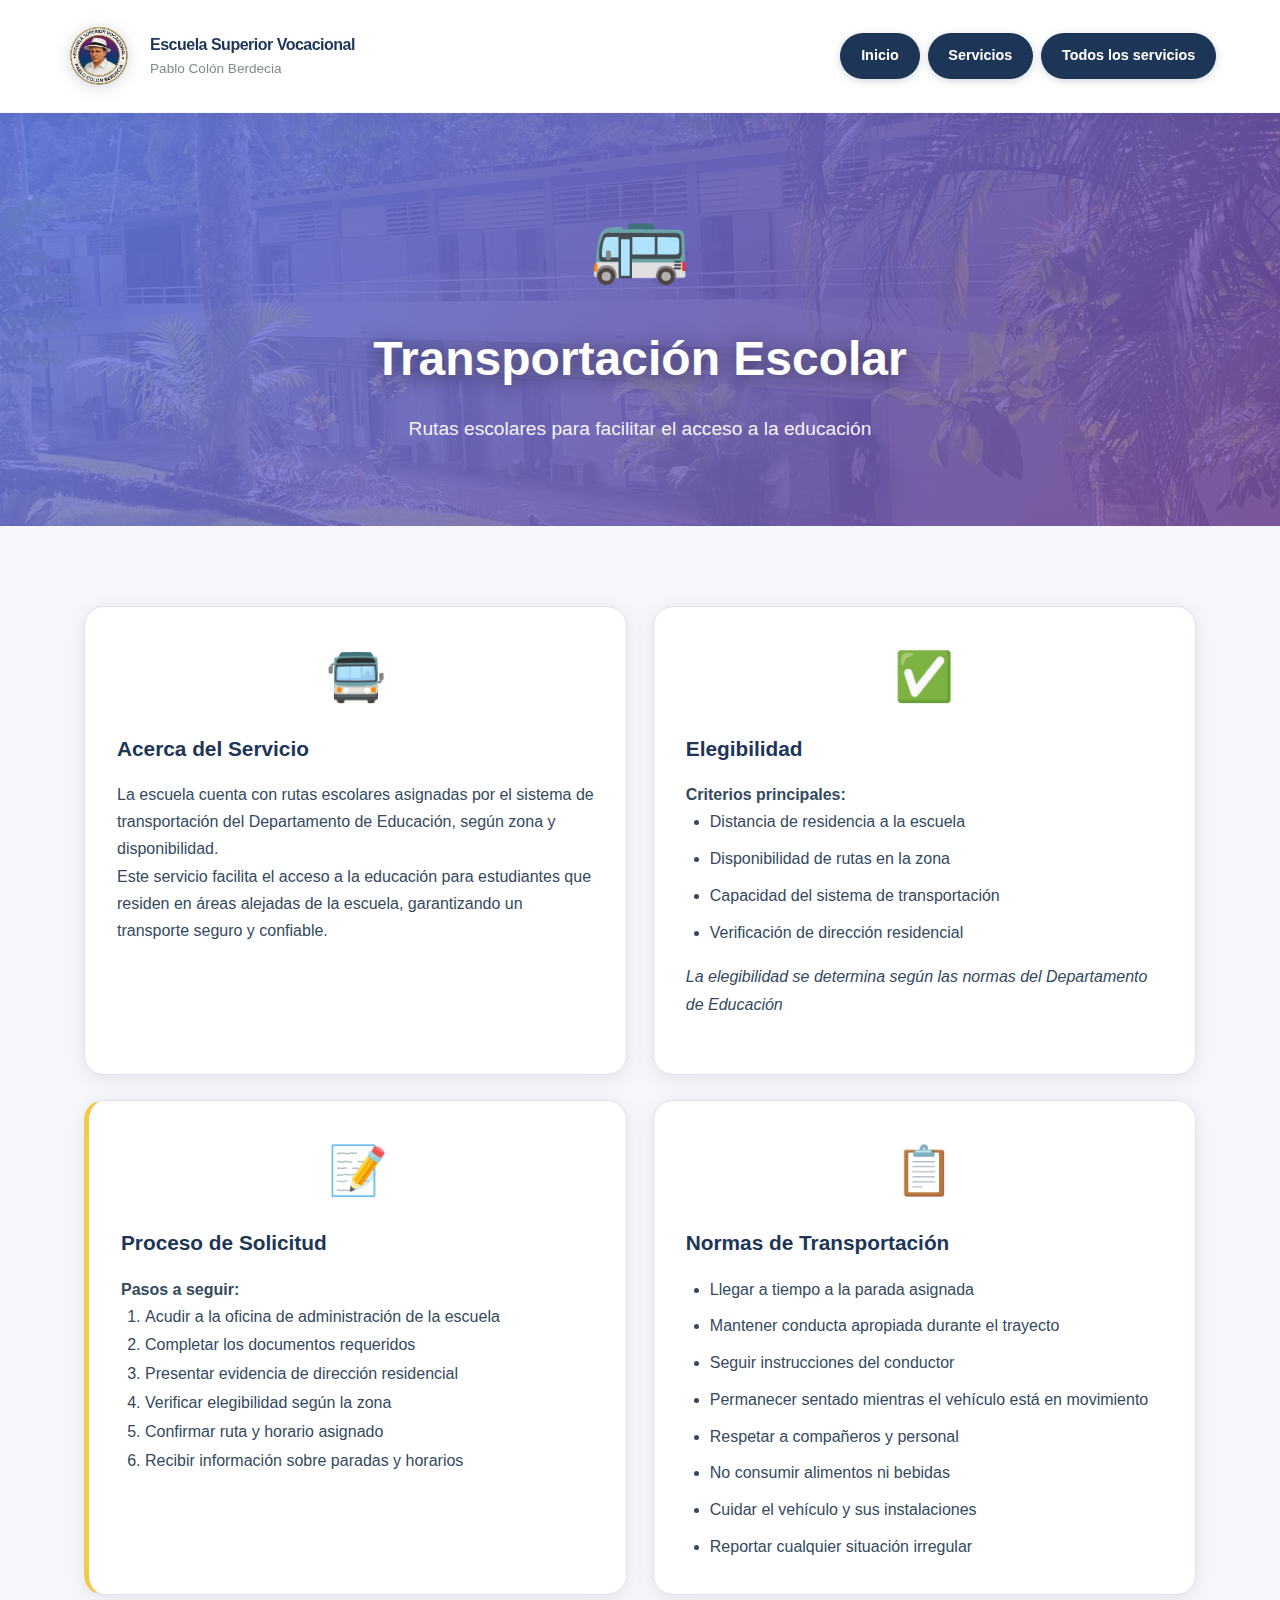
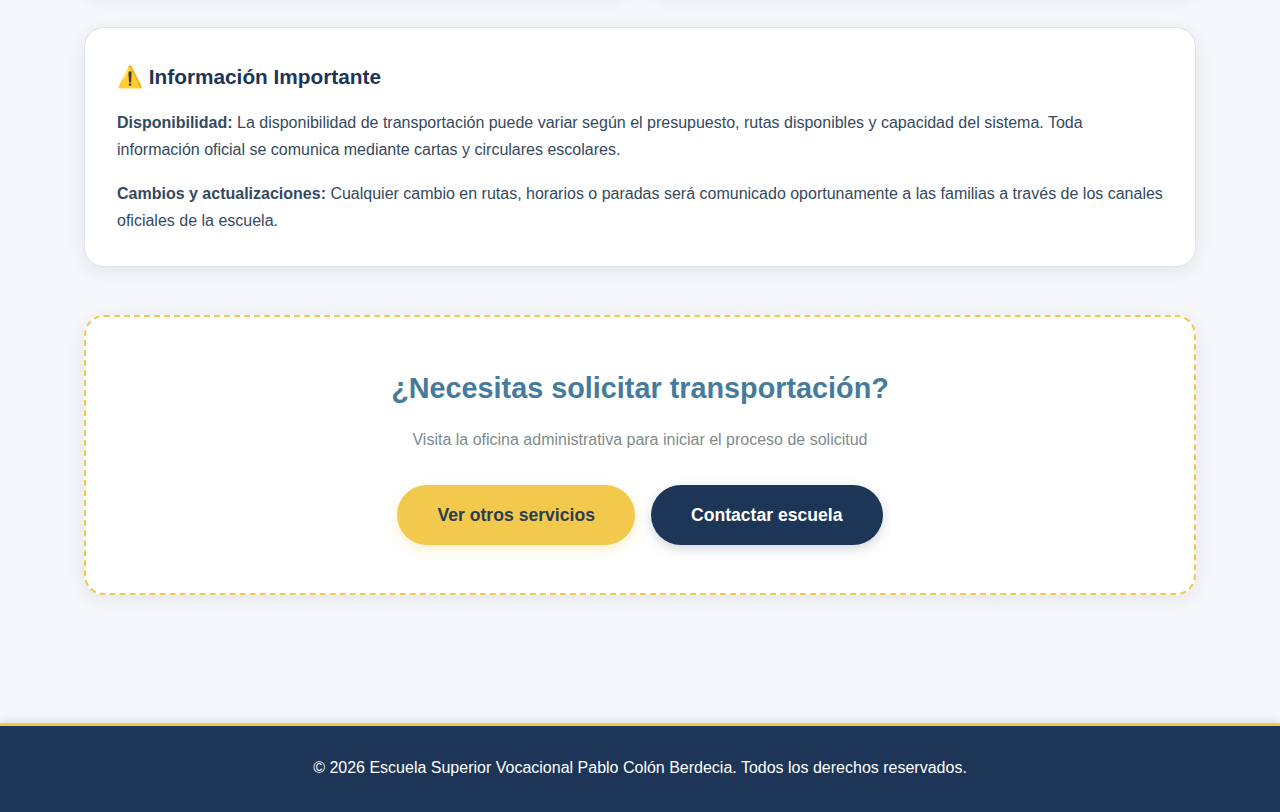
<file: transportacion.html>
<!DOCTYPE html>
<html lang="es">
<head>
  <meta charset="UTF-8">
  <meta name="viewport" content="width=device-width, initial-scale=1.0">
  <title>Transportación Escolar – Escuela Superior Vocacional Pablo Colón Berdecia</title>
  <link rel="stylesheet" href="styles.css">
</head>
<body>
  <header class="site-header">
    <div class="container header-inner">
      <div class="logo-area">
        <img src="LOGO6.png" alt="Logo Escuela" class="logo-image">
        <div class="logo-text">
          <span class="logo-title">Escuela Superior Vocacional</span>
          <span class="logo-subtitle">Pablo Colón Berdecia</span>
        </div>
      </div>
      <button class="menu-toggle" aria-label="Toggle menu">
        <span></span>
        <span></span>
        <span></span>
      </button>
      <nav class="main-nav">
        <ul>
          <li><a href="index.html#inicio">Inicio</a></li>
          <li><a href="index.html#servicios">Servicios</a></li>
          <li><a href="index2.html">Todos los servicios</a></li>
        </ul>
      </nav>
    </div>
  </header>

  <!-- Hero -->
  <section class="hero" style="min-height: 350px; padding: 4rem 0;">
    <div class="container">
      <div class="section-header" style="margin-bottom: 0;">
        <div style="font-size: 5rem; margin-bottom: 1rem;">🚌</div>
        <h1 style="color: #ffffff; font-size: 3rem; text-shadow: 0 2px 20px rgba(0,0,0,0.5);">Transportación Escolar</h1>
        <p style="color: rgba(255,255,255,0.95); font-size: 1.2rem; max-width: 800px; margin: 1rem auto;">
          Rutas escolares para facilitar el acceso a la educación
        </p>
      </div>
    </div>
  </section>

  <!-- Contenido principal -->
  <section class="section">
    <div class="container">
      <div class="grid-2">
        <!-- Información general -->
        <article class="card">
          <div class="card-icon">🚍</div>
          <h3>Acerca del Servicio</h3>
          <p>
            La escuela cuenta con rutas escolares asignadas por el sistema de transportación
            del Departamento de Educación, según zona y disponibilidad.
          </p>
          <p>
            Este servicio facilita el acceso a la educación para estudiantes que residen
            en áreas alejadas de la escuela, garantizando un transporte seguro y confiable.
          </p>
        </article>

        <!-- Elegibilidad -->
        <article class="card">
          <div class="card-icon">✅</div>
          <h3>Elegibilidad</h3>
          <p><strong>Criterios principales:</strong></p>
          <ul>
            <li>Distancia de residencia a la escuela</li>
            <li>Disponibilidad de rutas en la zona</li>
            <li>Capacidad del sistema de transportación</li>
            <li>Verificación de dirección residencial</li>
          </ul>
          <p class="note">
            La elegibilidad se determina según las normas del Departamento de Educación
          </p>
        </article>

        <!-- Proceso de solicitud -->
        <article class="card accent-left">
          <div class="card-icon">📝</div>
          <h3>Proceso de Solicitud</h3>
          <p><strong>Pasos a seguir:</strong></p>
          <ol style="padding-left: 1.5rem; line-height: 1.8;">
            <li>Acudir a la oficina de administración de la escuela</li>
            <li>Completar los documentos requeridos</li>
            <li>Presentar evidencia de dirección residencial</li>
            <li>Verificar elegibilidad según la zona</li>
            <li>Confirmar ruta y horario asignado</li>
            <li>Recibir información sobre paradas y horarios</li>
          </ol>
        </article>

        <!-- Normas de uso -->
        <article class="card">
          <div class="card-icon">📋</div>
          <h3>Normas de Transportación</h3>
          <ul>
            <li>Llegar a tiempo a la parada asignada</li>
            <li>Mantener conducta apropiada durante el trayecto</li>
            <li>Seguir instrucciones del conductor</li>
            <li>Permanecer sentado mientras el vehículo está en movimiento</li>
            <li>Respetar a compañeros y personal</li>
            <li>No consumir alimentos ni bebidas</li>
            <li>Cuidar el vehículo y sus instalaciones</li>
            <li>Reportar cualquier situación irregular</li>
          </ul>
        </article>
      </div>

      <!-- Información importante -->
      <div class="card" style="margin-top: 2rem;">
        <h3>⚠️ Información Importante</h3>
        <p>
          <strong>Disponibilidad:</strong> La disponibilidad de transportación puede variar según
          el presupuesto, rutas disponibles y capacidad del sistema. Toda información oficial se
          comunica mediante cartas y circulares escolares.
        </p>
        <p style="margin-top: 1rem;">
          <strong>Cambios y actualizaciones:</strong> Cualquier cambio en rutas, horarios o paradas
          será comunicado oportunamente a las familias a través de los canales oficiales de la escuela.
        </p>
      </div>

      <!-- Llamado a la acción -->
      <div class="programs-cta" style="margin-top: 3rem;">
        <h3 style="font-size: 1.8rem; margin-bottom: 1rem; color: var(--primary-light);">¿Necesitas solicitar transportación?</h3>
        <p style="margin-bottom: 2rem; color: var(--text-soft);">
          Visita la oficina administrativa para iniciar el proceso de solicitud
        </p>
        <div style="display: flex; gap: 1rem; justify-content: center; flex-wrap: wrap;">
          <a href="index.html#servicios" class="btn btn-primary">Ver otros servicios</a>
          <a href="index.html#contacto" class="btn btn-secondary">Contactar escuela</a>
        </div>
      </div>
    </div>
  </section>

  <!-- Footer -->
  <footer class="site-footer">
    <div class="container">
      <p>&copy; 2026 Escuela Superior Vocacional Pablo Colón Berdecia. Todos los derechos reservados.</p>
    </div>
  </footer>

  <script src="script.js"></script>
</body>
</html>
</file>
<file: styles.css>
/* ===== Reset básico ===== */
* {
  margin: 0;
  padding: 0;
  box-sizing: border-box;
}

/* ===== Paleta de colores ===== */
:root {
  --primary: #1d3557;         /* Azul institucional */
  --primary-light: #457b9d;   /* Azul claro */
  --accent: #f2c94c;          /* Dorado suave */
  --bg: #f5f7fb;              /* Fondo general */
  --bg-alt: #ffffff;          /* Fondo alterno */
  --text-main: #34495e;       /* Texto principal */
  --text-soft: #7f8c8d;       /* Texto secundario */
  --border-soft: #dde3ee;     /* Bordes suaves */
  --gradient-1: linear-gradient(135deg, #667eea 0%, #764ba2 100%);
  --gradient-2: linear-gradient(135deg, #f093fb 0%, #f5576c 100%);
  --gradient-3: linear-gradient(135deg, #4facfe 0%, #00f2fe 100%);
}

/* ===== Modo Oscuro ===== */
body.dark-mode {
  --primary: #4a90e2;         /* Azul más claro para modo oscuro */
  --primary-light: #64a8f5;   /* Azul aún más claro */
  --accent: #ffc107;          /* Dorado/amarillo */
  --bg: #1e1e1e;              /* Fondo oscuro principal (gris oscuro común) */
  --bg-alt: #2d2d2d;          /* Fondo alterno oscuro (gris medio) */
  --text-main: #e0e0e0;       /* Texto claro */
  --text-soft: #b0b0b0;       /* Texto secundario claro */
  --border-soft: #404040;     /* Bordes oscuros */
  --gradient-1: linear-gradient(135deg, #667eea 0%, #764ba2 100%);
  --gradient-2: linear-gradient(135deg, #f093fb 0%, #f5576c 100%);
  --gradient-3: linear-gradient(135deg, #4facfe 0%, #00f2fe 100%);
}

/* Header en modo oscuro */
body.dark-mode .site-header {
  background: rgba(30, 30, 30, 0.95);
  border-bottom: 1px solid rgba(255, 255, 255, 0.1);
  box-shadow: 0 2px 20px rgba(0, 0, 0, 0.3);
}

body.dark-mode .site-header.scrolled {
  box-shadow: 0 4px 30px rgba(0, 0, 0, 0.5);
}

/* Logo en modo oscuro */
body.dark-mode .logo-title,
body.dark-mode .logo-subtitle {
  color: var(--text-main);
}

/* Navegación en modo oscuro */
body.dark-mode .main-nav a {
  color: var(--text-main);
}

body.dark-mode .main-nav a:hover {
  color: var(--accent);
}

/* Botones en modo oscuro */
body.dark-mode .btn-primary {
  background: var(--primary);
  color: white;
}

body.dark-mode .btn-primary:hover {
  background: var(--primary-light);
}

body.dark-mode .btn-secondary {
  background: var(--bg-alt);
  color: var(--text-main);
  border: 2px solid var(--border-soft);
}

body.dark-mode .btn-secondary:hover {
  background: var(--border-soft);
  border-color: var(--primary);
}

/* Cards en modo oscuro */
body.dark-mode .card {
  background: var(--bg-alt);
  border: 1px solid var(--border-soft);
  box-shadow: 0 4px 20px rgba(0, 0, 0, 0.3);
}

body.dark-mode .card:hover {
  /* Efecto de movimiento desactivado */
  /* box-shadow: 0 8px 30px rgba(74, 144, 226, 0.2); */
}

/* Footer en modo oscuro */
body.dark-mode .site-footer {
  background: #1a1a1a;
  border-top: 1px solid var(--border-soft);
}

/* Hero en modo oscuro */
body.dark-mode .hero {
  background: linear-gradient(135deg, #1e1e1e 0%, #2d2d2d 100%);
}

/* Hero card en modo oscuro */
body.dark-mode .hero-card {
  background: rgba(45, 45, 45, 0.95);
  border: 1px solid rgba(255, 255, 255, 0.1);
  box-shadow: 0 10px 40px rgba(0, 0, 0, 0.5);
}

body.dark-mode .hero-card:hover {
  box-shadow: 0 15px 50px rgba(0, 0, 0, 0.7);
}

body.dark-mode .hero-card h2 {
  color: var(--primary-light);
}

body.dark-mode .hero-card li {
  border-bottom: 1px solid rgba(255, 255, 255, 0.1);
  color: var(--text-main);
}

/* Inputs en modo oscuro */
body.dark-mode input,
body.dark-mode textarea,
body.dark-mode select {
  background: var(--bg-alt);
  color: var(--text-main);
  border-color: var(--border-soft);
}

body.dark-mode input:focus,
body.dark-mode textarea:focus,
body.dark-mode select:focus {
  border-color: var(--primary);
}

/* Secciones en modo oscuro */
body.dark-mode .section {
  background: var(--bg);
}

/* Títulos en modo oscuro */
body.dark-mode h1,
body.dark-mode h2,
body.dark-mode h3,
body.dark-mode h4,
body.dark-mode h5,
body.dark-mode h6 {
  color: var(--text-main);
}

/* Enlaces en modo oscuro */
body.dark-mode a {
  color: var(--primary-light);
}

/* Menú móvil en modo oscuro */
body.dark-mode .menu-toggle span {
  background: var(--text-main);
}

/* Service cards en modo oscuro */
body.dark-mode .service-card,
body.dark-mode .program-card {
  background: var(--bg-alt);
  border: 1px solid var(--border-soft);
}

body.dark-mode .service-card:hover,
body.dark-mode .program-card:hover {
  /* Efecto de movimiento desactivado */
  /* transform: translateY(-5px); */
  /* box-shadow: 0 10px 30px rgba(74, 144, 226, 0.3); */
}



/* Tablas en modo oscuro */
body.dark-mode table {
  background: var(--bg-alt);
  color: var(--text-main);
}

body.dark-mode table th {
  background: var(--primary);
  color: white;
}

body.dark-mode table td {
  border-color: var(--border-soft);
}

body.dark-mode table tr:hover {
  background: rgba(74, 144, 226, 0.1);
}

/* ===== Popup de selección de tema ===== */
.theme-popup {
  position: fixed;
  top: 0;
  left: 0;
  width: 100%;
  height: 100%;
  background: rgba(0, 0, 0, 0.8);
  display: flex;
  justify-content: center;
  align-items: center;
  z-index: 10000;
  animation: fadeIn 0.3s ease;
}

.theme-popup.hidden {
  display: none;
}

.theme-popup-content {
  background: var(--bg-alt);
  padding: 3rem;
  border-radius: 20px;
  text-align: center;
  max-width: 500px;
  box-shadow: 0 10px 50px rgba(0, 0, 0, 0.3);
  animation: fadeInUp 0.5s ease;
}

.theme-popup-content h2 {
  color: var(--primary);
  font-size: 2rem;
  margin-bottom: 1rem;
}

.theme-popup-content p {
  color: var(--text-soft);
  margin-bottom: 2rem;
  font-size: 1.1rem;
}

.theme-buttons {
  display: flex;
  gap: 1rem;
  justify-content: center;
  flex-wrap: wrap;
}

.theme-btn {
  padding: 1rem 2rem;
  font-size: 1.1rem;
  border: none;
  border-radius: 10px;
  cursor: pointer;
  transition: all 0.3s ease;
  font-weight: 600;
  display: flex;
  align-items: center;
  gap: 0.5rem;
}

.theme-btn-light {
  background: linear-gradient(135deg, #f5f7fb, #ffffff);
  color: #1d3557;
  border: 2px solid #dde3ee;
}

.theme-btn-light:hover {
  transform: translateY(-3px);
  box-shadow: 0 5px 20px rgba(29, 53, 87, 0.2);
}

.theme-btn-dark {
  background: linear-gradient(135deg, #1a1a2e, #16213e);
  color: #e4e4e4;
  border: 2px solid #457b9d;
}

.theme-btn-dark:hover {
  transform: translateY(-3px);
  box-shadow: 0 5px 20px rgba(69, 123, 157, 0.4);
}

/* ===== Base ===== */
html {
  scroll-behavior: smooth;
  overflow-x: hidden;
}

body {
  font-family: 'Segoe UI', Tahoma, Geneva, Verdana, sans-serif;
  line-height: 1.6;
  color: var(--text-main);
  background-color: var(--bg);
  overflow-x: hidden;
}

/* ===== Animaciones globales ===== */
@keyframes fadeInUp {
  from {
    opacity: 0;
    transform: translateY(30px);
  }
  to {
    opacity: 1;
    transform: translateY(0);
  }
}

@keyframes fadeIn {
  from {
    opacity: 0;
  }
  to {
    opacity: 1;
  }
}

@keyframes slideInLeft {
  from {
    opacity: 0;
    transform: translateX(-50px);
  }
  to {
    opacity: 1;
    transform: translateX(0);
  }
}

@keyframes slideInRight {
  from {
    opacity: 0;
    transform: translateX(50px);
  }
  to {
    opacity: 1;
    transform: translateX(0);
  }
}

@keyframes float {
  0%, 100% {
    transform: translateY(0px);
  }
  50% {
    transform: translateY(-20px);
  }
}

@keyframes pulse {
  0%, 100% {
    transform: scale(1);
  }
  50% {
    transform: scale(1.05);
  }
}

.animate-on-scroll {
  opacity: 0;
  animation: fadeInUp 0.8s ease forwards;
}

.animate-delay-1 {
  animation-delay: 0.1s;
}

.animate-delay-2 {
  animation-delay: 0.2s;
}

.animate-delay-3 {
  animation-delay: 0.3s;
}

/* Contenedor general */
.container {
  width: 90%;
  max-width: 1200px;
  margin: 0 auto;
  padding: 0 20px;
}

/* ===== Header y navegación ===== */
.site-header {
  background: rgba(255, 255, 255, 0.95);
  backdrop-filter: blur(10px);
  -webkit-backdrop-filter: blur(10px);
  border-bottom: 1px solid rgba(0, 0, 0, 0.04);
  position: sticky;
  top: 0;
  z-index: 1000;
  box-shadow: 0 2px 20px rgba(0, 0, 0, 0.05);
  transition: all 0.3s ease;
}

.site-header.scrolled {
  box-shadow: 0 4px 30px rgba(0, 0, 0, 0.1);
}

.header-inner {
  display: flex;
  align-items: center;
  justify-content: space-between;
  gap: 2rem;
  padding: 0.8rem 0;
  animation: fadeIn 0.5s ease;
  flex-wrap: nowrap;
  min-height: 90px;
  position: relative;
}

/* Logo */
.logo-area {
  display: flex;
  align-items: center;
  gap: 1rem;
  animation: slideInLeft 0.6s ease;
  flex-shrink: 0;
  padding: 0.5rem 0;
}

.logo-image {
  height: 70px;
  width: auto;
  max-width: 200px;
  object-fit: contain;
  object-position: center;
  transition: transform 0.3s ease, filter 0.3s ease;
  filter: drop-shadow(0 2px 8px rgba(29, 53, 87, 0.2));
  display: block;
}

.logo-image:hover {
  transform: scale(1.05);
  filter: drop-shadow(0 4px 12px rgba(29, 53, 87, 0.3));
}

.logo-mark {
  width: 50px;
  height: 50px;
  min-width: 50px;
  border-radius: 15px;
  background: linear-gradient(135deg, var(--primary), var(--primary-light));
  color: #ffffff;
  display: flex;
  align-items: center;
  justify-content: center;
  font-weight: 700;
  font-size: 1.1rem;
  box-shadow: 0 4px 15px rgba(29, 53, 87, 0.3);
  transition: transform 0.3s ease, box-shadow 0.3s ease;
}

.logo-mark:hover {
  transform: rotate(5deg) scale(1.05);
  box-shadow: 0 6px 20px rgba(29, 53, 87, 0.4);
}

.logo-text {
  display: flex;
  flex-direction: column;
  min-width: 200px;
}

.logo-title {
  font-size: 1rem;
  font-weight: 700;
  color: var(--primary);
  letter-spacing: -0.5px;
  white-space: nowrap;
}

.logo-subtitle {
  font-size: 0.85rem;
  color: var(--text-soft);
  white-space: nowrap;
}

/* Navegación */
.main-nav {
  animation: slideInRight 0.6s ease;
}

.main-nav ul {
  list-style: none;
  display: flex;
  gap: 0.5rem;
  flex-wrap: wrap;
  align-items: center;
}

.main-nav a {
  text-decoration: none;
  font-size: 0.9rem;
  font-weight: 600;
  padding: 0.7rem 1.3rem;
  border-radius: 50px;
  color: #ffffff;
  background: var(--primary);
  display: inline-block;
  transition: all 0.3s ease;
  box-shadow: 0 2px 8px rgba(29, 53, 87, 0.2);
  white-space: nowrap;
}

.main-nav a:hover {
  background: var(--primary-light);
  transform: translateY(-2px);
  box-shadow: 0 4px 12px rgba(29, 53, 87, 0.3);
}

/* ===== HERO ===== */
.hero {
  background: linear-gradient(135deg, rgba(102, 126, 234, 0.85) 0%, rgba(118, 75, 162, 0.85) 100%),
              url('images14.jpeg') center center no-repeat;
  background-size: cover;
  background-attachment: scroll;
  padding: 5rem 0 6rem;
  position: relative;
  overflow: hidden;
  min-height: 650px;
}

.hero::before {
  content: '';
  position: absolute;
  top: 0;
  left: 0;
  right: 0;
  bottom: 0;
  background: url('data:image/svg+xml,<svg xmlns="http://www.w3.org/2000/svg" viewBox="0 0 1440 320"><path fill="%23ffffff" fill-opacity="0.1" d="M0,96L48,112C96,128,192,160,288,160C384,160,480,128,576,122.7C672,117,768,139,864,154.7C960,171,1056,181,1152,165.3C1248,149,1344,107,1392,85.3L1440,64L1440,320L1392,320C1344,320,1248,320,1152,320C1056,320,960,320,864,320C768,320,672,320,576,320C480,320,384,320,288,320C192,320,96,320,48,320L0,320Z"></path></svg>') no-repeat bottom;
  background-size: cover;
  opacity: 0.3;
  pointer-events: none;
}

.hero-layout {
  display: flex;
  flex-direction: column;
  align-items: center;
  justify-content: center;
  gap: 3rem;
  position: relative;
  z-index: 1;
}

.hero-text {
  animation: slideInLeft 0.8s ease;
  text-align: center;
}

.hero-text h1 {
  font-size: 3rem;
  color: #ffffff;
  margin-bottom: 1.2rem;
  font-weight: 800;
  line-height: 1.2;
  text-shadow: 0 2px 20px rgba(0, 0, 0, 0.2);
}

.hero-text p {
  font-size: 1.15rem;
  max-width: 600px;
  margin-left: auto;
  margin-right: auto;
  color: rgba(255, 255, 255, 0.95);
  line-height: 1.7;
  text-shadow: 0 1px 10px rgba(0, 0, 0, 0.1);
}

.hero-actions {
  margin-top: 2rem;
  display: flex;
  flex-wrap: wrap;
  gap: 1rem;
  justify-content: center;
}

/* Hero content centered */
.hero-content-centered {
  text-align: center;
  max-width: 800px;
  margin: 0 auto;
  padding: 2rem 0;
  position: relative;
  z-index: 1;
}

.hero-content-centered h1 {
  font-size: 3rem;
  color: #ffffff;
  margin-bottom: 1.5rem;
  font-weight: 800;
  line-height: 1.2;
  text-shadow: 0 2px 20px rgba(0, 0, 0, 0.2);
}

.hero-content-centered p {
  font-size: 1.15rem;
  color: rgba(255, 255, 255, 0.95);
  line-height: 1.7;
  margin-bottom: 2rem;
  text-shadow: 0 1px 10px rgba(0, 0, 0, 0.1);
}

/* Botones generales */
.btn {
  display: inline-block;
  padding: 0.9rem 2rem;
  border-radius: 50px;
  font-size: 1rem;
  font-weight: 600;
  text-decoration: none;
  cursor: pointer;
  border: none;
  transition: all 0.3s ease;
  box-shadow: 0 2px 8px rgba(0, 0, 0, 0.1);
}

.btn-primary {
  background: var(--accent);
  color: #2c3e50;
  box-shadow: 0 4px 12px rgba(242, 201, 76, 0.3);
}

.btn-primary:hover {
  background: #f4d35e;
  transform: translateY(-2px);
  box-shadow: 0 6px 20px rgba(242, 201, 76, 0.4);
}

.btn-secondary {
  background: var(--primary);
  color: #ffffff;
  box-shadow: 0 4px 12px rgba(29, 53, 87, 0.2);
}

.btn-secondary:hover {
  background: var(--primary-light);
  transform: translateY(-2px);
  box-shadow: 0 6px 20px rgba(29, 53, 87, 0.3);
}

.btn-small {
  padding: 0.7rem 1.5rem;
  font-size: 0.95rem;
  font-weight: 600;
  box-shadow: 0 4px 12px rgba(29, 53, 87, 0.2);
}

.btn-small:hover {
  transform: translateY(-3px);
  box-shadow: 0 6px 20px rgba(29, 53, 87, 0.3);
}

/* Chips / tags debajo del hero */
.hero-tags {
  margin-top: 1.5rem;
  display: flex;
  flex-wrap: wrap;
  gap: 0.8rem;
}

.hero-tags span {
  font-size: 0.9rem;
  padding: 0.5rem 1.2rem;
  border-radius: 50px;
  background: rgba(255, 255, 255, 0.2);
  color: #ffffff;
  backdrop-filter: blur(10px);
  border: 1px solid rgba(255, 255, 255, 0.3);
  transition: all 0.3s ease;
  box-shadow: 0 2px 8px rgba(0, 0, 0, 0.1);
  font-weight: 600;
}

.hero-tags span:hover {
  background: rgba(255, 255, 255, 0.3);
  transform: translateY(-2px);
  box-shadow: 0 4px 12px rgba(0, 0, 0, 0.15);
}

/* Tarjeta de info rápida */
.hero-card {
  background: rgba(255, 255, 255, 0.95);
  backdrop-filter: blur(10px);
  border-radius: 20px;
  padding: 2rem;
  margin-top: 2rem;
  box-shadow: 0 10px 40px rgba(0, 0, 0, 0.15);
  border: 1px solid rgba(0, 0, 0, 0.05);
  animation: slideInRight 0.8s ease;
  transition: transform 0.3s ease, box-shadow 0.3s ease;
}

.hero-card:hover {
  transform: translateY(-5px);
  box-shadow: 0 15px 50px rgba(0, 0, 0, 0.2);
}

.hero-card h2 {
  font-size: 1.4rem;
  color: var(--primary);
  margin-bottom: 1.2rem;
  font-weight: 700;
}

.hero-card ul {
  list-style: none;
  font-size: 0.95rem;
}

.hero-card li {
  padding: 0.6rem 0;
  border-bottom: 1px solid rgba(0, 0, 0, 0.05);
}

.hero-card li:last-child {
  border-bottom: none;
}

.hero-card li + li {
  margin-top: 0.3rem;
}

/* ===== Secciones generales ===== */
.section {
  padding: 5rem 0;
  position: relative;
  background: var(--bg);
}

.section-alt {
  background-color: var(--bg-alt);
}

.section-alt::before {
  content: '';
  position: absolute;
  top: 0;
  left: 0;
  right: 0;
  height: 100px;
  background: linear-gradient(to bottom, var(--bg), transparent);
  pointer-events: none;
}

.section-header {
  margin-bottom: 3rem;
  text-align: center;
  animation: fadeInUp 0.8s ease;
}

.section-header h2 {
  font-size: 2.5rem;
  color: var(--primary);
  margin-bottom: 1rem;
  font-weight: 800;
  position: relative;
  display: inline-block;
}

.section-header h2::after {
  content: '';
  position: absolute;
  bottom: -10px;
  left: 50%;
  transform: translateX(-50%);
  width: 60px;
  height: 4px;
  background: var(--accent);
  border-radius: 2px;
}

.section-header p {
  font-size: 1.1rem;
  color: var(--text-soft);
  max-width: 700px;
  margin: 0 auto;
  line-height: 1.7;
}

/* ===== Layout de columnas ===== */
.grid-2 {
  display: grid;
  grid-template-columns: repeat(2, minmax(0, 1fr));
  gap: 1.6rem;
}

/* Contacto centralizado */
.contact-centered {
  display: flex;
  flex-direction: column;
  align-items: center;
  gap: 2rem;
  max-width: 800px;
  margin: 0 auto;
}

.contact-info {
  text-align: center;
  width: 100%;
}

.contact-info p {
  margin-bottom: 1rem;
  font-size: 1.05rem;
}

.grid-3 {
  display: grid;
  grid-template-columns: repeat(3, minmax(0, 1fr));
  gap: 1.6rem;
}

.section-gap {
  margin-top: 1.8rem;
}

/* ===== Tarjetas ===== */
.card {
  background: var(--bg-alt);
  border-radius: 20px;
  padding: 2rem;
  box-shadow: 0 4px 20px rgba(0, 0, 0, 0.08);
  border: 1px solid var(--border-soft);
  /* Transición desactivada para evitar movimiento */
  /* transition: all 0.3s ease; */
  position: relative;
  overflow: hidden;
}

.card::before {
  content: '';
  position: absolute;
  top: 0;
  left: 0;
  width: 100%;
  height: 4px;
  background: var(--accent);
  transform: scaleX(0);
  transform-origin: left;
  transition: transform 0.4s ease;
}

.card:hover::before {
  transform: scaleX(1);
}

.card:hover {
  /* Efecto de movimiento desactivado */
  /* transform: translateY(-5px); */
  /* box-shadow: 0 8px 30px rgba(0, 0, 0, 0.12); */
}

.card-icon {
  font-size: 3rem;
  margin-bottom: 1rem;
  display: block;
  text-align: center;
}

.card:hover .card-icon {
  /* Efecto de movimiento desactivado */
  /* animation: pulse 0.6s ease; */
  /* transform: scale(1.1); */
}

.card h3,
.card h4 {
  font-size: 1.3rem;
  color: var(--primary);
  margin-bottom: 1rem;
  font-weight: 700;
}

.card p {
  font-size: 1rem;
  color: var(--text-main);
  line-height: 1.7;
}

.card .btn {
  margin-top: 1.5rem;
}

.card ul {
  padding-left: 1.5rem;
  font-size: 1rem;
  color: var(--text-main);
  line-height: 1.8;
}

.card ul li + li {
  margin-top: 0.5rem;
}

/* Tarjeta con acento lateral para programas */
.accent-left {
  border-left: 5px solid var(--accent);
}

/* Texto tipo nota */
.note {
  font-size: 0.9rem;
  color: var(--text-soft);
  margin-top: 1rem;
  margin-bottom: 1.5rem;
  font-style: italic;
}

/* ===== Recursos / listas de enlaces convertidos a tarjetas ===== */
.resources-block {
  margin-top: 3rem;
  padding: 2rem;
  background: var(--bg-alt);
  border-radius: 20px;
  border: 1px solid var(--border-soft);
  box-shadow: 0 4px 20px rgba(0, 0, 0, 0.08);
}

.resources-block h3 {
  font-size: 1.8rem;
  color: var(--primary);
  margin-bottom: 1.5rem;
  font-weight: 700;
  text-align: center;
}

.resource-grid {
  display: grid;
  grid-template-columns: repeat(3, minmax(0, 1fr));
  gap: 1.5rem;
}

.resource-card {
  display: block;
  background: #ffffff;
  border-radius: 16px;
  padding: 1.5rem;
  text-decoration: none;
  color: var(--text-main);
  border: 1px solid var(--border-soft);
  box-shadow: 0 2px 10px rgba(0, 0, 0, 0.08);
  transition: all 0.3s ease;
  position: relative;
  overflow: hidden;
  text-align: center;
}

.resource-card:hover {
  transform: translateY(-3px);
  box-shadow: 0 4px 15px rgba(0, 0, 0, 0.12);
  border-color: var(--primary-light);
}

.resource-icon {
  font-size: 3rem;
  margin-bottom: 1rem;
  display: inline-block;
  transition: all 0.4s cubic-bezier(0.68, -0.55, 0.265, 1.55);
  position: relative;
  z-index: 1;
}

.resource-card:hover .resource-icon {
  transform: scale(1.3) rotate(-10deg);
  filter: drop-shadow(0 8px 16px rgba(102, 126, 234, 0.4));
}

.resource-card h4 {
  font-size: 1.1rem;
  color: var(--primary-light);
  margin-bottom: 0.5rem;
  font-weight: 700;
  position: relative;
  z-index: 1;
  text-shadow: 0 0 10px rgba(99, 102, 241, 0.5);
}

.resource-card p {
  font-size: 0.95rem;
  color: var(--text-soft);
  position: relative;
  z-index: 1;
}

.resource-card:hover {
  transform: translateY(-8px) scale(1.05);
  box-shadow: 0 15px 35px rgba(0, 0, 0, 0.7), 0 0 30px rgba(236, 72, 153, 0.6);
  border-color: var(--accent-pink);
  background: linear-gradient(145deg, rgba(51, 65, 85, 0.95), rgba(30, 41, 59, 0.95));
}

/* ===== Servicios ===== */
.service-card {
  position: relative;
  text-align: center;
  display: flex;
  flex-direction: column;
  justify-content: space-between;
  min-height: 280px;
}

.service-icon {
  font-size: 3.5rem;
  margin-bottom: 1rem;
  display: inline-block;
  filter: drop-shadow(0 4px 8px rgba(0, 0, 0, 0.1));
  /* Transición desactivada para evitar movimiento */
  /* transition: transform 0.3s ease; */
}

.service-card:hover .service-icon {
  /* Efecto de movimiento desactivado */
  /* transform: scale(1.2) rotate(10deg); */
  animation: none;
}

.service-card .btn {
  margin-top: auto;
  width: 100%;
  display: inline-block;
  text-align: center;
}

.service-card h3 {
  margin-top: 0.5rem;
  margin-bottom: 0.8rem;
}

.service-card p {
  margin-bottom: 1.5rem;
  flex-grow: 1;
}

/* ===== Eventos ===== */
.event-list {
  list-style: none;
  padding-left: 0;
  font-size: 1rem;
  background: linear-gradient(145deg, rgba(30, 41, 59, 0.9), rgba(51, 65, 85, 0.9));
  border-radius: 15px;
  padding: 1.5rem;
  box-shadow: 0 5px 20px rgba(0, 0, 0, 0.5);
  border: 2px solid rgba(99, 102, 241, 0.3);
}

.event-list li {
  padding: 1rem;
  border-left: 4px solid var(--accent-cyan);
  margin-bottom: 1rem;
  background: linear-gradient(90deg, rgba(6, 182, 212, 0.15), transparent);
  border-radius: 8px;
  transition: all 0.3s ease;
  box-shadow: 0 2px 10px rgba(0, 0, 0, 0.3);
}

.event-list li:hover {
  transform: translateX(10px);
  border-left-color: var(--accent-pink);
  background: linear-gradient(90deg, rgba(236, 72, 153, 0.2), transparent);
  box-shadow: 0 4px 15px rgba(236, 72, 153, 0.4);
}

.event-list li:last-child {
  margin-bottom: 0;
}

/* ===== Gaming Day ===== */
.gaming-block {
  margin-top: 3rem;
  padding: 2.5rem;
  background: var(--bg-alt);
  border-radius: 20px;
  border: 2px solid var(--accent);
  box-shadow: 0 4px 20px rgba(0, 0, 0, 0.08);
}

.gaming-header {
  display: flex;
  align-items: center;
  justify-content: space-between;
  gap: 1rem;
  margin-bottom: 1.5rem;
  flex-wrap: wrap;
}

.gaming-header h3 {
  font-size: 1.8rem;
  color: var(--primary);
  font-weight: 700;
}

.tag-gaming {
  font-size: 0.9rem;
  padding: 0.5rem 1.2rem;
  border-radius: 50px;
  background: var(--accent);
  color: #2c3e50;
  font-weight: 600;
  box-shadow: 0 2px 8px rgba(242, 201, 76, 0.3);
  animation: pulse 2s ease-in-out infinite;
}

/* ===== Redes sociales ===== */
.social-block {
  margin-top: 3rem;
}

.social-block h3 {
  font-size: 1.8rem;
  color: var(--primary);
  margin-bottom: 0.8rem;
  font-weight: 700;
  text-align: center;
}

.social-block p {
  font-size: 1.1rem;
  color: var(--text-soft);
  text-align: center;
  margin-bottom: 2rem;
}

.social-grid {
  display: grid;
  grid-template-columns: repeat(3, minmax(0, 1fr));
  gap: 2rem;
  margin-top: 1.5rem;
  justify-items: center;
}

/* Cuando solo hay un elemento, centrarlo */
.social-grid:has(> :only-child) {
  grid-template-columns: 1fr;
  max-width: 400px;
  margin-left: auto;
  margin-right: auto;
}

.social-card {
  background: var(--bg-alt);
  border-radius: 20px;
  padding: 2rem;
  text-decoration: none;
  color: var(--text-main);
  box-shadow: 0 4px 20px rgba(0, 0, 0, 0.08);
  border: 1px solid var(--border-soft);
  transition: all 0.3s ease;
  position: relative;
  overflow: hidden;
  text-align: center;
}

.social-icon {
  font-size: 4rem;
  margin-bottom: 1rem;
  display: inline-block;
  transition: all 0.4s ease;
}

.social-card:hover .social-icon {
  transform: scale(1.2) rotate(360deg);
  animation: none;
}

.social-card h4 {
  font-size: 1.3rem;
  color: var(--primary);
  margin-bottom: 0.8rem;
  font-weight: 700;
}

.social-card p {
  font-size: 1rem;
  color: var(--text-soft);
}

.social-card:hover {
  transform: translateY(-5px);
  box-shadow: 0 8px 30px rgba(0, 0, 0, 0.12);
  border-color: var(--primary-light);
}

/* ===== Calendario escolar ===== */
.calendar-wrapper {
  background-color: #ffffff;
  border-radius: 16px;
  padding: 1.2rem;
  box-shadow: 0 4px 14px rgba(15, 23, 42, 0.06);
  border: 1px solid rgba(221, 227, 238, 0.9);
}

.calendar-wrapper iframe {
  width: 100%;
  min-height: 420px;
  border: none;
  border-radius: 10px;
  margin-bottom: 1rem;
}

.calendar-actions {
  text-align: right;
}

/* ===== Contacto ===== */
#contacto h3 {
  font-size: 1.1rem;
  color: var(--primary-light);
  margin-bottom: 0.5rem;
  text-shadow: 0 0 10px rgba(99, 102, 241, 0.5);
}

/* ===== Lista de eventos ===== */
.event-list {
  list-style: none;
  padding: 1.5rem;
  background: var(--bg-alt);
  border-radius: 15px;
  border: 1px solid var(--border-soft);
  box-shadow: 0 4px 20px rgba(0, 0, 0, 0.08);
}

.event-list li {
  padding: 1rem;
  margin-bottom: 0.8rem;
  background: #ffffff;
  border-radius: 10px;
  border-left: 4px solid var(--accent);
  box-shadow: 0 2px 8px rgba(0, 0, 0, 0.05);
  transition: all 0.3s ease;
  color: var(--text-main);
  font-size: 1rem;
  line-height: 1.6;
}

.event-list li:last-child {
  margin-bottom: 0;
}

.event-list li:hover {
  transform: translateX(5px);
  box-shadow: 0 4px 12px rgba(0, 0, 0, 0.1);
  border-left-color: var(--primary);
}

.event-list li strong {
  color: var(--primary);
  font-weight: 700;
}

/* ===== Programas CTA ===== */
.programs-cta {
  text-align: center;
  padding: 3rem;
  background: var(--bg-alt);
  border-radius: 20px;
  border: 2px dashed var(--accent);
  box-shadow: 0 4px 20px rgba(0, 0, 0, 0.08);
}

.programs-cta .btn {
  font-size: 1.1rem;
  padding: 1rem 2.5rem;
}

/* ===== Calendario ===== */
.calendar-wrapper {
  background: var(--bg-alt);
  border-radius: 25px;
  padding: 2rem;
  box-shadow: 0 4px 20px rgba(0, 0, 0, 0.08);
  border: 1px solid var(--border-soft);
}

.calendar-wrapper iframe {
  width: 100%;
  min-height: 500px;
  border: none;
  border-radius: 15px;
  margin-bottom: 1.5rem;
  box-shadow: 0 5px 20px rgba(0, 0, 0, 0.1);
}

.calendar-actions {
  text-align: center;
}

/* ===== Galería de Promociones ===== */
.promotions-gallery {
  display: grid;
  grid-template-columns: repeat(auto-fit, minmax(300px, 1fr));
  gap: 2rem;
  margin-top: 2rem;
}
.promotion-item {
  background: var(--card);
  border-radius: 16px;
  overflow: hidden;
  display: flex;
  flex-direction: column;
}

/* IMAGEN COMPLETA */
.promotion-image {
  width: 100%;
  height: 340px;          /* MÁS ALTURA para posters */
  object-fit: contain;   /* NO recorta */
  background-color: #0b1f3a; /* similar al fondo del poster */
}

/* TEXTO */
.promotion-caption {
  padding: 1.2rem;
  text-align: center;
}


.promotion-item {
  background: var(--bg-alt);
  border-radius: 15px;
  overflow: hidden;
  box-shadow: 0 4px 15px rgba(0, 0, 0, 0.1);
  transition: transform 0.3s ease, box-shadow 0.3s ease;
}

.promotion-item:hover {
  transform: translateY(-5px);
  box-shadow: 0 8px 25px rgba(0, 0, 0, 0.15);
}

.promotion-image {
  width: 100%;
  height: 400px;
  object-fit: cover;
  display: block;
}

.promotion-caption {
  padding: 1.5rem;
  text-align: center;
}

.promotion-caption h3 {
  color: var(--primary);
  margin-bottom: 0.5rem;
  font-size: 1.3rem;
}

.promotion-caption p {
  color: var(--text-soft);
  font-size: 1rem;
}

.promotion-placeholder {
  background: var(--bg-alt);
  border-radius: 15px;
  padding: 3rem;
  text-align: center;
  border: 2px dashed var(--border);
  display: flex;
  flex-direction: column;
  align-items: center;
  justify-content: center;
  min-height: 400px;
}

.placeholder-icon {
  font-size: 4rem;
  margin-bottom: 1rem;
  opacity: 0.5;
}

.promotion-placeholder p {
  color: var(--text-soft);
  font-size: 1.1rem;
}

/* ===== Footer ===== */
.site-footer {
  background: var(--primary);
  color: #ffffff;
  text-align: center;
  padding: 2rem 0;
  font-size: 1rem;
  margin-top: 3rem;
  position: relative;
  box-shadow: 0 -2px 10px rgba(0, 0, 0, 0.1);
}

.site-footer::before {
  content: '';
  position: absolute;
  top: 0;
  left: 0;
  right: 0;
  height: 3px;
  background: var(--accent);
}

.site-footer p {
  position: relative;
  z-index: 1;
}

/* ===== Botón de llamada a la acción ===== */
.cta-button {
  position: fixed;
  bottom: 20px;
  right: 20px;
  width: 60px;
  height: 60px;
  background: var(--accent);
  color: #2c3e50;
  border-radius: 50%;
  display: flex;
  align-items: center;
  justify-content: center;
  font-size: 24px;
  text-decoration: none;
  box-shadow: 0 4px 12px rgba(242, 201, 76, 0.4);
  transition: all 0.3s ease;
  z-index: 1000;
  border: 2px solid rgba(255, 255, 255, 0.2);
}

.cta-button:hover {
  transform: scale(1.1);
  box-shadow: 0 6px 20px rgba(242, 201, 76, 0.6);
  background: #f4d35e;
}

.cta-button:active {
  transform: scale(0.95);
}

/* ===== Menu Hamburguesa ===== */
.hamburger-menu {
  display: flex;
  flex-direction: column;
  gap: 5px;
  background: none;
  border: none;
  cursor: pointer;
  padding: 10px;
  z-index: 10002;
  transition: all 0.3s ease;
  position: fixed;
  right: 1.5rem;
  top: 1.5rem;
}

.hamburger-menu span {
  width: 25px;
  height: 3px;
  background: var(--text-main);
  border-radius: 3px;
  transition: all 0.3s ease;
}

.hamburger-menu:hover span {
  background: var(--primary);
}

/* ===== Sidebar Menu ===== */
.sidebar-menu {
  position: fixed;
  top: 0;
  right: -350px;
  width: 350px;
  height: 100vh;
  background: var(--bg-alt);
  box-shadow: -2px 0 20px rgba(0, 0, 0, 0.2);
  transition: right 0.3s ease;
  z-index: 10001;
  overflow-y: auto;
}

.sidebar-menu.active {
  right: 0;
}

.sidebar-header {
  display: flex;
  justify-content: space-between;
  align-items: center;
  padding: 1.5rem;
  border-bottom: 1px solid var(--border-soft);
  background: var(--bg);
}

.sidebar-header h3 {
  margin: 0;
  font-size: 1.2rem;
  color: var(--text-main);
}

.sidebar-close {
  background: none;
  border: none;
  font-size: 2rem;
  color: var(--text-main);
  cursor: pointer;
  width: 40px;
  height: 40px;
  display: flex;
  align-items: center;
  justify-content: center;
  border-radius: 50%;
  transition: all 0.3s ease;
}

.sidebar-close:hover {
  background: var(--border-soft);
  transform: rotate(90deg);
}

.sidebar-content {
  padding: 1rem;
}

.sidebar-item {
  display: flex;
  align-items: center;
  gap: 1rem;
  padding: 1rem;
  cursor: pointer;
  border-radius: 10px;
  transition: all 0.3s ease;
  margin-bottom: 0.5rem;
}

.sidebar-item:hover {
  background: var(--bg);
}

.sidebar-icon {
  font-size: 1.5rem;
}

.sidebar-text {
  flex: 1;
  font-size: 1rem;
  color: var(--text-main);
  font-weight: 500;
}

.sidebar-arrow {
  font-size: 1.5rem;
  color: var(--text-soft);
  transition: transform 0.3s ease;
}

.sidebar-item:hover .sidebar-arrow {
  transform: translateX(5px);
}

/* Theme Options */
.theme-options {
  padding-left: 3rem;
  margin-top: 0.5rem;
  animation: slideDown 0.3s ease;
}

@keyframes slideDown {
  from {
    opacity: 0;
    transform: translateY(-10px);
  }
  to {
    opacity: 1;
    transform: translateY(0);
  }
}

.theme-option {
  display: flex;
  align-items: center;
  gap: 0.75rem;
  width: 100%;
  padding: 0.75rem 1rem;
  margin-bottom: 0.5rem;
  background: var(--bg);
  border: 2px solid var(--border-soft);
  border-radius: 8px;
  cursor: pointer;
  font-size: 0.95rem;
  color: var(--text-main);
  transition: all 0.3s ease;
}

.theme-option:hover {
  background: var(--primary);
  color: white;
  border-color: var(--primary);
  transform: translateX(5px);
}

.theme-option span {
  font-size: 1.2rem;
}

/* Sidebar Overlay */
.sidebar-overlay {
  position: fixed;
  top: 0;
  left: 0;
  width: 100%;
  height: 100%;
  background: rgba(0, 0, 0, 0.5);
  opacity: 0;
  visibility: hidden;
  transition: all 0.3s ease;
  z-index: 10000;
}

.sidebar-overlay.active {
  opacity: 1;
  visibility: visible;
}

/* Dark mode para sidebar */
body.dark-mode .sidebar-menu {
  background: #2d2d2d;
  box-shadow: -2px 0 20px rgba(0, 0, 0, 0.5);
}

body.dark-mode .sidebar-header {
  background: #1e1e1e;
  border-bottom-color: #404040;
}

body.dark-mode .theme-option {
  background: #1e1e1e;
  border-color: #404040;
}

body.dark-mode .theme-option:hover {
  background: var(--primary);
  border-color: var(--primary);
}

/* Old menu toggle for mobile nav */
.menu-toggle {
  display: none;
  flex-direction: column;
  gap: 5px;
  background: none;
  border: none;
  cursor: pointer;
  padding: 5px;
  z-index: 1001;
}

.menu-toggle span {
  width: 25px;
  height: 3px;
  background: var(--primary-light);
  border-radius: 3px;
  transition: all 0.3s ease;
  box-shadow: 0 0 10px rgba(99, 102, 241, 0.5);
}

.menu-toggle.active span:nth-child(1) {
  transform: rotate(45deg) translate(8px, 8px);
}

.menu-toggle.active span:nth-child(2) {
  opacity: 0;
}

.menu-toggle.active span:nth-child(3) {
  transform: rotate(-45deg) translate(7px, -7px);
}

/* ===== Responsive ===== */
@media (max-width: 1100px) {
  .main-nav a {
    font-size: 0.85rem;
    padding: 0.6rem 1rem;
  }

  .logo-image {
    height: 60px;
  }

  .logo-title {
    font-size: 0.9rem;
  }

  .logo-subtitle {
    font-size: 0.8rem;
  }
}

@media (max-width: 980px) {
  .hero-layout {
    grid-template-columns: 1fr;
    gap: 2rem;
  }

  .hero {
    padding: 4rem 0 5rem;
    background-attachment: scroll;
  }

  .hero-text h1 {
    font-size: 2.5rem;
  }

  .hero-card {
    max-width: 100%;
  }

  .grid-3 {
    grid-template-columns: repeat(2, minmax(0, 1fr));
  }

  .social-grid {
    grid-template-columns: repeat(2, minmax(0, 1fr));
  }

  .resource-grid {
    grid-template-columns: repeat(2, minmax(0, 1fr));
  }

  .section {
    padding: 4rem 0;
  }

  .section-header h2 {
    font-size: 2rem;
  }
}

@media (max-width: 780px) {
  .menu-toggle {
    display: flex;
  }

  .header-inner {
    position: relative;
  }

  .hamburger-menu {
    right: 1rem;
    top: 1.2rem;
  }

  .main-nav {
    position: fixed;
    top: 0;
    right: -100%;
    width: 280px;
    height: 100vh;
    background: rgba(255, 255, 255, 0.98);
    backdrop-filter: blur(10px);
    padding: 5rem 2rem 2rem;
    box-shadow: -5px 0 20px rgba(0, 0, 0, 0.1);
    transition: right 0.4s cubic-bezier(0.68, -0.55, 0.265, 1.55);
    z-index: 999;
  }

  .main-nav.active {
    right: 0;
  }

  .main-nav ul {
    flex-direction: column;
    gap: 0;
  }

  .main-nav a {
    display: block;
    padding: 1rem 1.5rem;
    border-radius: 10px;
    margin-bottom: 0.5rem;
    background: linear-gradient(135deg, var(--primary), var(--primary-light));
    color: #ffffff;
    box-shadow: 0 2px 10px rgba(29, 53, 87, 0.2);
  }

  .main-nav a:hover {
    transform: translateX(5px);
    box-shadow: 0 4px 15px rgba(29, 53, 87, 0.3);
  }

  .grid-2 {
    grid-template-columns: 1fr;
  }

  .grid-3 {
    grid-template-columns: 1fr;
  }

  .social-grid {
    grid-template-columns: 1fr;
  }

  .resource-grid {
    grid-template-columns: 1fr;
  }

  .hero {
    padding: 4rem 0 5rem;
    background-attachment: scroll;
    background-position: center center;
    min-height: 550px;
  }

  .hero-text h1 {
    font-size: 2rem;
  }

  .hero-text p {
    font-size: 1rem;
  }

  .section-header h2 {
    font-size: 1.8rem;
  }
}

@media (max-width: 480px) {
  .hero {
    padding: 3rem 0 4rem;
    background-attachment: scroll;
    background-position: center center;
    min-height: 500px;
  }

  .hero-text h1 {
    font-size: 1.8rem;
  }

  .hero-text p {
    font-size: 0.95rem;
  }

  .logo-image {
    height: 55px;
    max-width: 150px;
  }

  .logo-title {
    font-size: 0.85rem;
  }

  .logo-subtitle {
    font-size: 0.75rem;
  }

  .header-inner {
    min-height: 75px;
  }

  .logo-mark {
    width: 45px;
    height: 45px;
    font-size: 1rem;
  }

  .logo-area {
    gap: 0.6rem;
  }

  .section {
    padding: 3rem 0;
  }

  .section-header h2 {
    font-size: 1.6rem;
  }

  .section-header p {
    font-size: 1rem;
  }

  .btn {
    padding: 0.8rem 1.5rem;
    font-size: 0.95rem;
  }

  .card {
    padding: 1.5rem;
  }

  .container {
    width: 95%;
    padding: 0 15px;
  }
}
</file>
